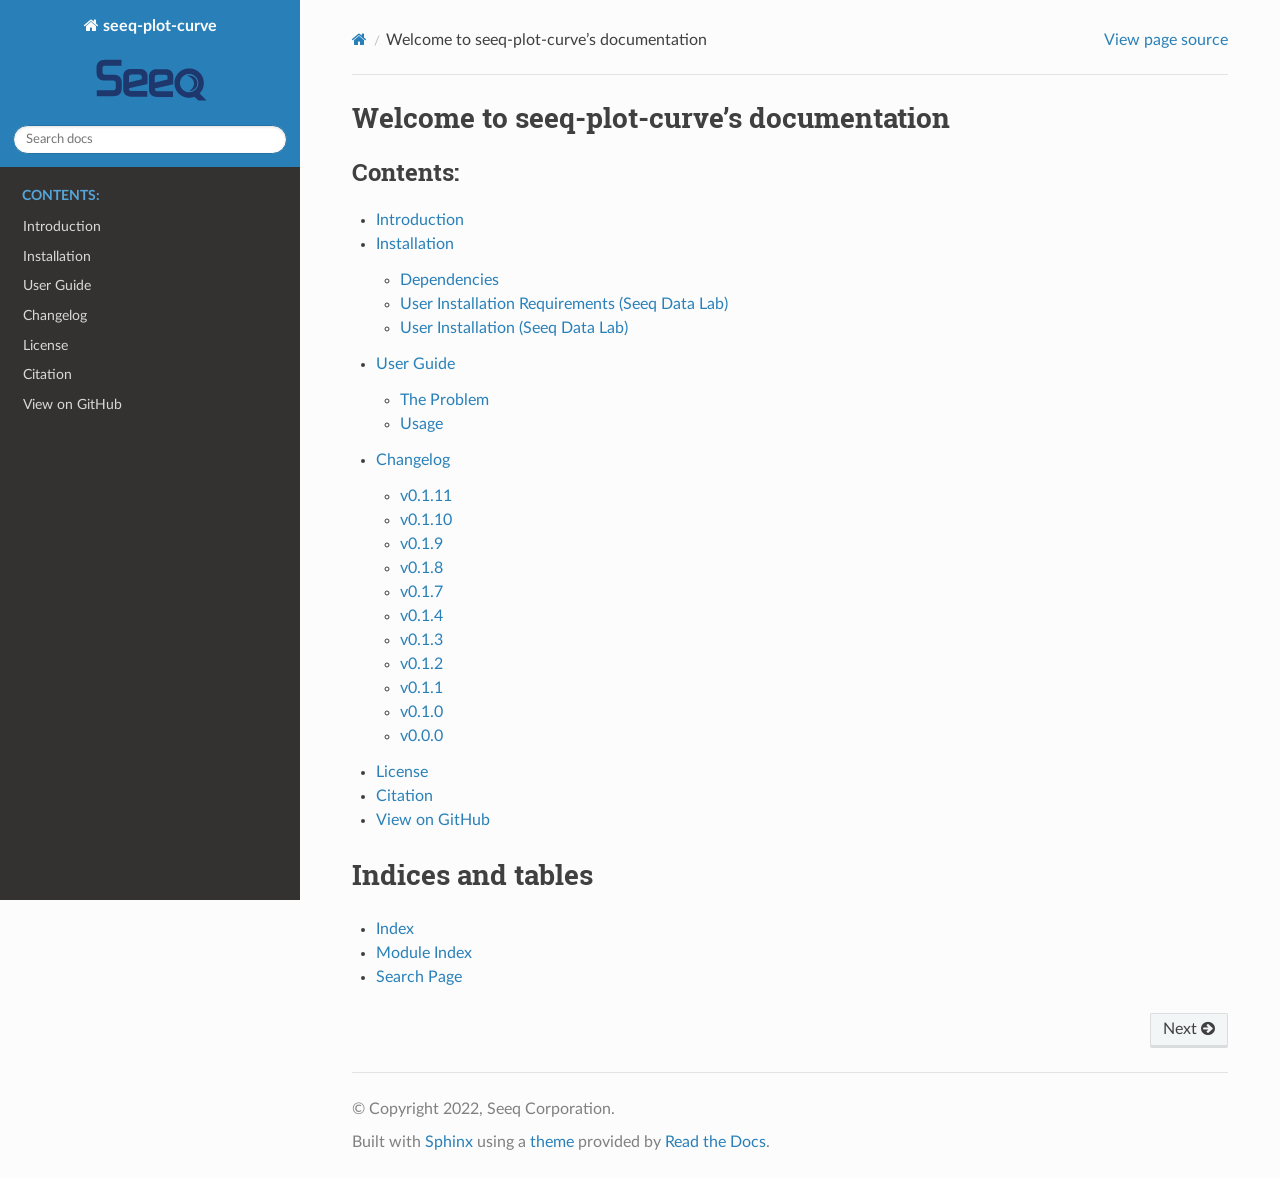
<file: docs/index.html>
<!DOCTYPE html>
<html class="writer-html5" lang="en" data-content_root="./">
<head>
  <meta charset="utf-8" /><meta name="viewport" content="width=device-width, initial-scale=1" />

  <meta name="viewport" content="width=device-width, initial-scale=1.0" />
  <title>Welcome to seeq-plot-curve’s documentation &mdash; seeq-plot-curve</title>
      <link rel="stylesheet" type="text/css" href="_static/pygments.css?v=b86133f3" />
      <link rel="stylesheet" type="text/css" href="_static/css/theme.css?v=9edc463e" />
      <link rel="stylesheet" type="text/css" href="_static/css/style.css?v=e1c91b72" />

  
    <link rel="shortcut icon" href="_static/seeq-favicon.ico"/>
      <script src="_static/jquery.js?v=5d32c60e"></script>
      <script src="_static/_sphinx_javascript_frameworks_compat.js?v=2cd50e6c"></script>
      <script src="_static/documentation_options.js?v=1e825a29"></script>
      <script src="_static/doctools.js?v=fd6eb6e6"></script>
      <script src="_static/sphinx_highlight.js?v=6ffebe34"></script>
    <script src="_static/js/theme.js"></script>
    <link rel="index" title="Index" href="genindex.html" />
    <link rel="search" title="Search" href="search.html" />
    <link rel="next" title="Introduction" href="introduction.html" /> 
</head>

<body class="wy-body-for-nav"> 
  <div class="wy-grid-for-nav">
    <nav data-toggle="wy-nav-shift" class="wy-nav-side">
      <div class="wy-side-scroll">
        <div class="wy-side-nav-search" >

          
          
          <a href="#" class="icon icon-home">
            seeq-plot-curve
              <img src="_static/Seeq_logo_darkBlue_sm.png" class="logo" alt="Logo"/>
          </a>
<div role="search">
  <form id="rtd-search-form" class="wy-form" action="search.html" method="get">
    <input type="text" name="q" placeholder="Search docs" aria-label="Search docs" />
    <input type="hidden" name="check_keywords" value="yes" />
    <input type="hidden" name="area" value="default" />
  </form>
</div>
        </div><div class="wy-menu wy-menu-vertical" data-spy="affix" role="navigation" aria-label="Navigation menu">
              <p class="caption" role="heading"><span class="caption-text">Contents:</span></p>
<ul>
<li class="toctree-l1"><a class="reference internal" href="introduction.html">Introduction</a></li>
<li class="toctree-l1"><a class="reference internal" href="installation.html">Installation</a></li>
<li class="toctree-l1"><a class="reference internal" href="user_guide.html">User Guide</a></li>
<li class="toctree-l1"><a class="reference internal" href="changelog.html">Changelog</a></li>
<li class="toctree-l1"><a class="reference internal" href="license.html">License</a></li>
<li class="toctree-l1"><a class="reference internal" href="citation.html">Citation</a></li>
<li class="toctree-l1"><a class="reference internal" href="github.html">View on GitHub</a></li>
</ul>

        </div>
      </div>
    </nav>

    <section data-toggle="wy-nav-shift" class="wy-nav-content-wrap"><nav class="wy-nav-top" aria-label="Mobile navigation menu" >
          <i data-toggle="wy-nav-top" class="fa fa-bars"></i>
          <a href="#">seeq-plot-curve</a>
      </nav>

      <div class="wy-nav-content">
        <div class="rst-content">
          <div role="navigation" aria-label="Page navigation">
  <ul class="wy-breadcrumbs">
      <li><a href="#" class="icon icon-home" aria-label="Home"></a></li>
      <li class="breadcrumb-item active">Welcome to seeq-plot-curve’s documentation</li>
      <li class="wy-breadcrumbs-aside">
            <a href="_sources/index.rst.txt" rel="nofollow"> View page source</a>
      </li>
  </ul>
  <hr/>
</div>
          <div role="main" class="document" itemscope="itemscope" itemtype="http://schema.org/Article">
           <div itemprop="articleBody">
             
  <section id="welcome-to-seeq-plot-curve-s-documentation">
<h1>Welcome to seeq-plot-curve’s documentation<a class="headerlink" href="#welcome-to-seeq-plot-curve-s-documentation" title="Link to this heading"></a></h1>
<div class="toctree-wrapper compound">
<p class="caption" role="heading"><span class="caption-text">Contents:</span></p>
<ul>
<li class="toctree-l1"><a class="reference internal" href="introduction.html">Introduction</a></li>
<li class="toctree-l1"><a class="reference internal" href="installation.html">Installation</a><ul>
<li class="toctree-l2"><a class="reference internal" href="installation.html#dependencies">Dependencies</a></li>
<li class="toctree-l2"><a class="reference internal" href="installation.html#user-installation-requirements-seeq-data-lab">User Installation Requirements (Seeq Data Lab)</a></li>
<li class="toctree-l2"><a class="reference internal" href="installation.html#user-installation-seeq-data-lab">User Installation (Seeq Data Lab)</a></li>
</ul>
</li>
<li class="toctree-l1"><a class="reference internal" href="user_guide.html">User Guide</a><ul>
<li class="toctree-l2"><a class="reference internal" href="user_guide.html#the-problem">The Problem</a></li>
<li class="toctree-l2"><a class="reference internal" href="user_guide.html#usage">Usage</a></li>
</ul>
</li>
<li class="toctree-l1"><a class="reference internal" href="changelog.html">Changelog</a><ul>
<li class="toctree-l2"><a class="reference internal" href="changelog.html#v0-1-11">v0.1.11</a></li>
<li class="toctree-l2"><a class="reference internal" href="changelog.html#v0-1-10">v0.1.10</a></li>
<li class="toctree-l2"><a class="reference internal" href="changelog.html#v0-1-9">v0.1.9</a></li>
<li class="toctree-l2"><a class="reference internal" href="changelog.html#v0-1-8">v0.1.8</a></li>
<li class="toctree-l2"><a class="reference internal" href="changelog.html#v0-1-7">v0.1.7</a></li>
<li class="toctree-l2"><a class="reference internal" href="changelog.html#v0-1-4">v0.1.4</a></li>
<li class="toctree-l2"><a class="reference internal" href="changelog.html#v0-1-3">v0.1.3</a></li>
<li class="toctree-l2"><a class="reference internal" href="changelog.html#v0-1-2">v0.1.2</a></li>
<li class="toctree-l2"><a class="reference internal" href="changelog.html#v0-1-1">v0.1.1</a></li>
<li class="toctree-l2"><a class="reference internal" href="changelog.html#v0-1-0">v0.1.0</a></li>
<li class="toctree-l2"><a class="reference internal" href="changelog.html#v0-0-0">v0.0.0</a></li>
</ul>
</li>
<li class="toctree-l1"><a class="reference internal" href="license.html">License</a></li>
<li class="toctree-l1"><a class="reference internal" href="citation.html">Citation</a></li>
<li class="toctree-l1"><a class="reference internal" href="github.html">View on GitHub</a></li>
</ul>
</div>
</section>
<section id="indices-and-tables">
<h1>Indices and tables<a class="headerlink" href="#indices-and-tables" title="Link to this heading"></a></h1>
<ul class="simple">
<li><p><a class="reference internal" href="genindex.html"><span class="std std-ref">Index</span></a></p></li>
<li><p><a class="reference internal" href="py-modindex.html"><span class="std std-ref">Module Index</span></a></p></li>
<li><p><a class="reference internal" href="search.html"><span class="std std-ref">Search Page</span></a></p></li>
</ul>
</section>


           </div>
          </div>
          <footer><div class="rst-footer-buttons" role="navigation" aria-label="Footer">
        <a href="introduction.html" class="btn btn-neutral float-right" title="Introduction" accesskey="n" rel="next">Next <span class="fa fa-arrow-circle-right" aria-hidden="true"></span></a>
    </div>

  <hr/>

  <div role="contentinfo">
    <p>&#169; Copyright 2022, Seeq Corporation.</p>
  </div>

  Built with <a href="https://www.sphinx-doc.org/">Sphinx</a> using a
    <a href="https://github.com/readthedocs/sphinx_rtd_theme">theme</a>
    provided by <a href="https://readthedocs.org">Read the Docs</a>.
   

</footer>
        </div>
      </div>
    </section>
  </div>
  <script>
      jQuery(function () {
          SphinxRtdTheme.Navigation.enable(true);
      });
  </script> 

</body>
</html>
</file>
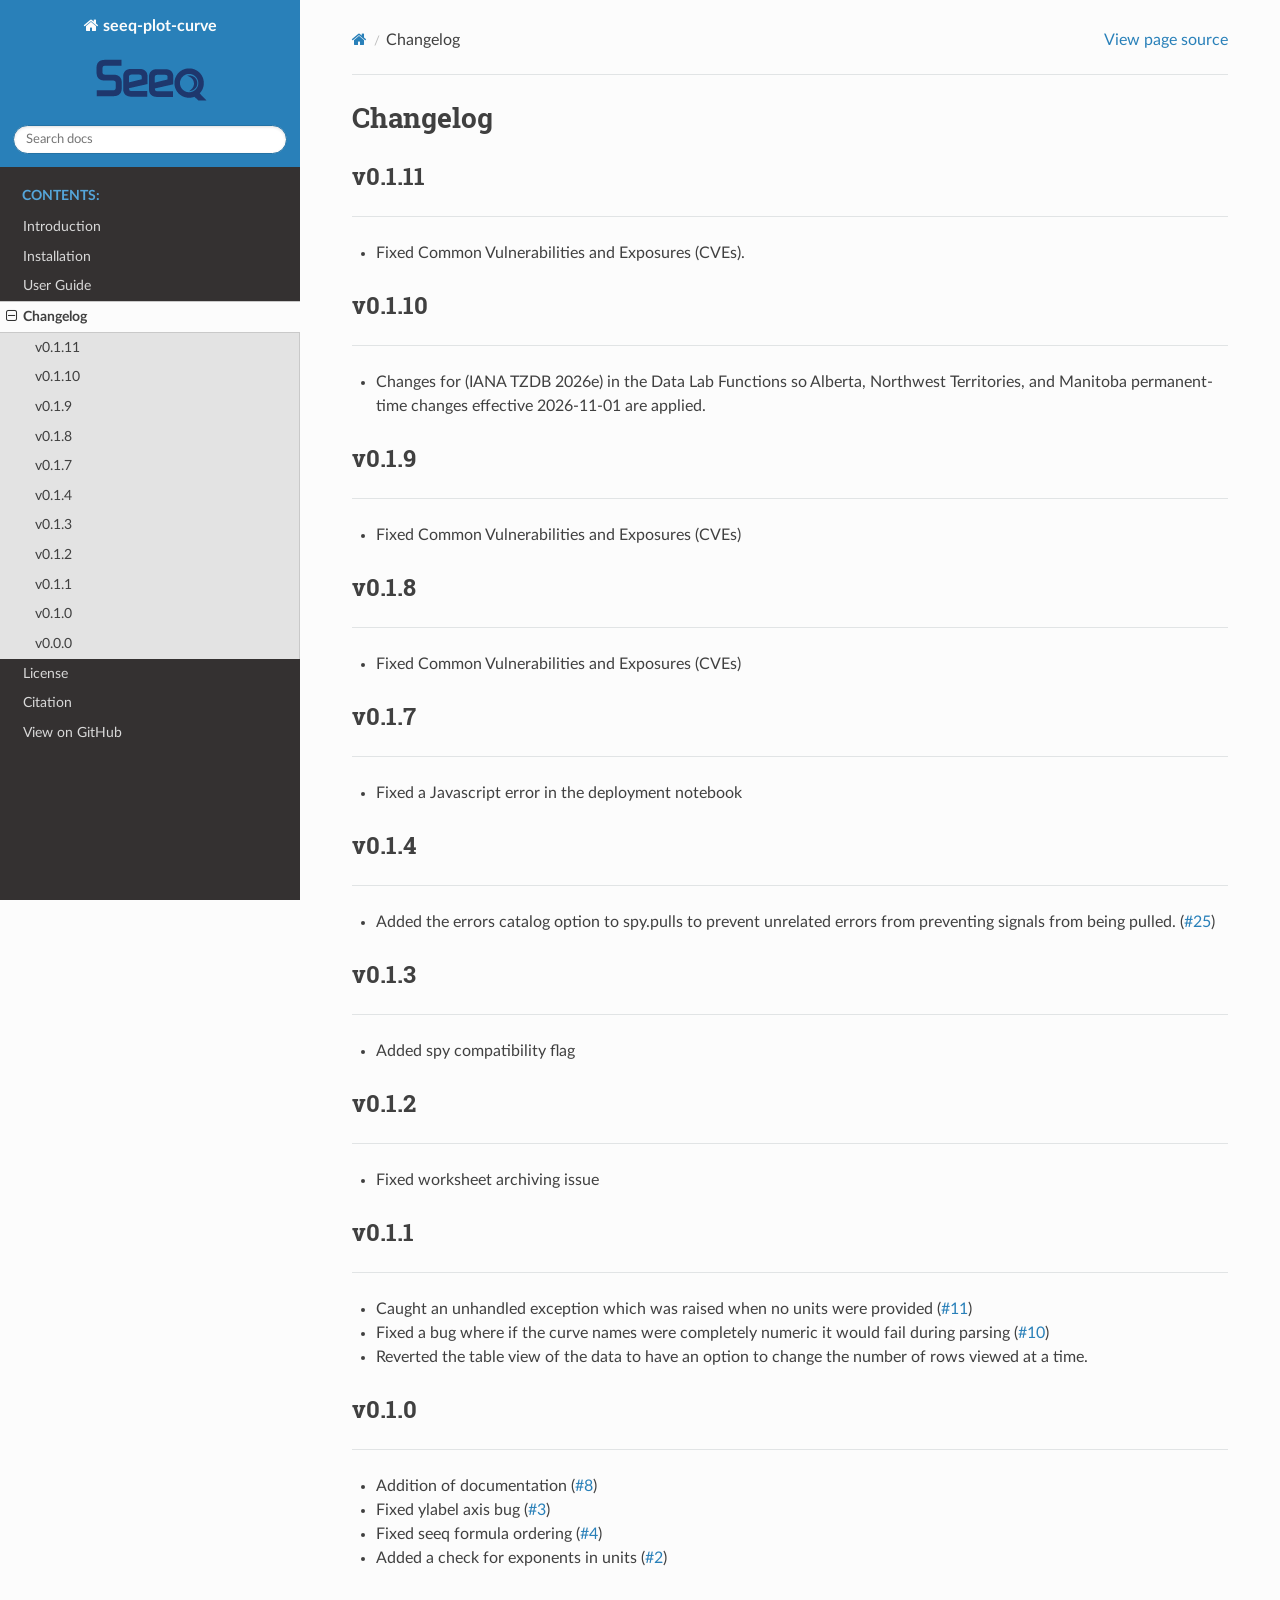
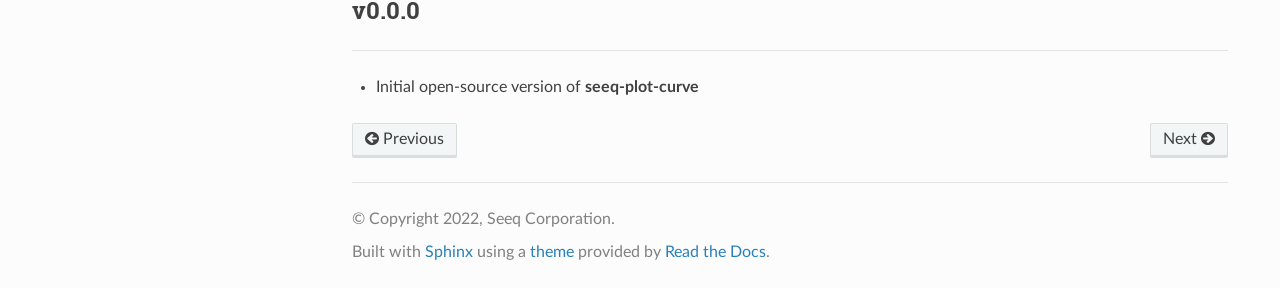
<file: docs/changelog.html>
<!DOCTYPE html>
<html class="writer-html5" lang="en" data-content_root="./">
<head>
  <meta charset="utf-8" /><meta name="viewport" content="width=device-width, initial-scale=1" />

  <meta name="viewport" content="width=device-width, initial-scale=1.0" />
  <title>Changelog &mdash; seeq-plot-curve</title>
      <link rel="stylesheet" type="text/css" href="_static/pygments.css?v=b86133f3" />
      <link rel="stylesheet" type="text/css" href="_static/css/theme.css?v=9edc463e" />
      <link rel="stylesheet" type="text/css" href="_static/css/style.css?v=e1c91b72" />

  
    <link rel="shortcut icon" href="_static/seeq-favicon.ico"/>
      <script src="_static/jquery.js?v=5d32c60e"></script>
      <script src="_static/_sphinx_javascript_frameworks_compat.js?v=2cd50e6c"></script>
      <script src="_static/documentation_options.js?v=1e825a29"></script>
      <script src="_static/doctools.js?v=fd6eb6e6"></script>
      <script src="_static/sphinx_highlight.js?v=6ffebe34"></script>
    <script src="_static/js/theme.js"></script>
    <link rel="index" title="Index" href="genindex.html" />
    <link rel="search" title="Search" href="search.html" />
    <link rel="next" title="License" href="license.html" />
    <link rel="prev" title="User Guide" href="user_guide.html" /> 
</head>

<body class="wy-body-for-nav"> 
  <div class="wy-grid-for-nav">
    <nav data-toggle="wy-nav-shift" class="wy-nav-side">
      <div class="wy-side-scroll">
        <div class="wy-side-nav-search" >

          
          
          <a href="index.html" class="icon icon-home">
            seeq-plot-curve
              <img src="_static/Seeq_logo_darkBlue_sm.png" class="logo" alt="Logo"/>
          </a>
<div role="search">
  <form id="rtd-search-form" class="wy-form" action="search.html" method="get">
    <input type="text" name="q" placeholder="Search docs" aria-label="Search docs" />
    <input type="hidden" name="check_keywords" value="yes" />
    <input type="hidden" name="area" value="default" />
  </form>
</div>
        </div><div class="wy-menu wy-menu-vertical" data-spy="affix" role="navigation" aria-label="Navigation menu">
              <p class="caption" role="heading"><span class="caption-text">Contents:</span></p>
<ul class="current">
<li class="toctree-l1"><a class="reference internal" href="introduction.html">Introduction</a></li>
<li class="toctree-l1"><a class="reference internal" href="installation.html">Installation</a></li>
<li class="toctree-l1"><a class="reference internal" href="user_guide.html">User Guide</a></li>
<li class="toctree-l1 current"><a class="current reference internal" href="#">Changelog</a><ul>
<li class="toctree-l2"><a class="reference internal" href="#v0-1-11">v0.1.11</a></li>
<li class="toctree-l2"><a class="reference internal" href="#v0-1-10">v0.1.10</a></li>
<li class="toctree-l2"><a class="reference internal" href="#v0-1-9">v0.1.9</a></li>
<li class="toctree-l2"><a class="reference internal" href="#v0-1-8">v0.1.8</a></li>
<li class="toctree-l2"><a class="reference internal" href="#v0-1-7">v0.1.7</a></li>
<li class="toctree-l2"><a class="reference internal" href="#v0-1-4">v0.1.4</a></li>
<li class="toctree-l2"><a class="reference internal" href="#v0-1-3">v0.1.3</a></li>
<li class="toctree-l2"><a class="reference internal" href="#v0-1-2">v0.1.2</a></li>
<li class="toctree-l2"><a class="reference internal" href="#v0-1-1">v0.1.1</a></li>
<li class="toctree-l2"><a class="reference internal" href="#v0-1-0">v0.1.0</a></li>
<li class="toctree-l2"><a class="reference internal" href="#v0-0-0">v0.0.0</a></li>
</ul>
</li>
<li class="toctree-l1"><a class="reference internal" href="license.html">License</a></li>
<li class="toctree-l1"><a class="reference internal" href="citation.html">Citation</a></li>
<li class="toctree-l1"><a class="reference internal" href="github.html">View on GitHub</a></li>
</ul>

        </div>
      </div>
    </nav>

    <section data-toggle="wy-nav-shift" class="wy-nav-content-wrap"><nav class="wy-nav-top" aria-label="Mobile navigation menu" >
          <i data-toggle="wy-nav-top" class="fa fa-bars"></i>
          <a href="index.html">seeq-plot-curve</a>
      </nav>

      <div class="wy-nav-content">
        <div class="rst-content">
          <div role="navigation" aria-label="Page navigation">
  <ul class="wy-breadcrumbs">
      <li><a href="index.html" class="icon icon-home" aria-label="Home"></a></li>
      <li class="breadcrumb-item active">Changelog</li>
      <li class="wy-breadcrumbs-aside">
            <a href="_sources/changelog.md.txt" rel="nofollow"> View page source</a>
      </li>
  </ul>
  <hr/>
</div>
          <div role="main" class="document" itemscope="itemscope" itemtype="http://schema.org/Article">
           <div itemprop="articleBody">
             
  <section id="changelog">
<h1>Changelog<a class="headerlink" href="#changelog" title="Link to this heading"></a></h1>
<section id="v0-1-11">
<h2>v0.1.11<a class="headerlink" href="#v0-1-11" title="Link to this heading"></a></h2>
<hr class="docutils" />
<ul class="simple">
<li><p>Fixed Common Vulnerabilities and Exposures (CVEs).</p></li>
</ul>
</section>
<section id="v0-1-10">
<h2>v0.1.10<a class="headerlink" href="#v0-1-10" title="Link to this heading"></a></h2>
<hr class="docutils" />
<ul class="simple">
<li><p>Changes for (IANA TZDB 2026e) in the Data Lab Functions so Alberta, Northwest Territories, and Manitoba
permanent-time changes effective 2026-11-01 are applied.</p></li>
</ul>
</section>
<section id="v0-1-9">
<h2>v0.1.9<a class="headerlink" href="#v0-1-9" title="Link to this heading"></a></h2>
<hr class="docutils" />
<ul class="simple">
<li><p>Fixed Common Vulnerabilities and Exposures (CVEs)</p></li>
</ul>
</section>
<section id="v0-1-8">
<h2>v0.1.8<a class="headerlink" href="#v0-1-8" title="Link to this heading"></a></h2>
<hr class="docutils" />
<ul class="simple">
<li><p>Fixed Common Vulnerabilities and Exposures (CVEs)</p></li>
</ul>
</section>
<section id="v0-1-7">
<h2>v0.1.7<a class="headerlink" href="#v0-1-7" title="Link to this heading"></a></h2>
<hr class="docutils" />
<ul class="simple">
<li><p>Fixed a Javascript error in the deployment notebook</p></li>
</ul>
</section>
<section id="v0-1-4">
<h2>v0.1.4<a class="headerlink" href="#v0-1-4" title="Link to this heading"></a></h2>
<hr class="docutils" />
<ul class="simple">
<li><p>Added the errors catalog option to spy.pulls to prevent unrelated errors from preventing signals from being pulled. (<a class="reference external" href="https://github.com/seeq12/seeq-plot-curve/issues/25">#25</a>)</p></li>
</ul>
</section>
<section id="v0-1-3">
<h2>v0.1.3<a class="headerlink" href="#v0-1-3" title="Link to this heading"></a></h2>
<hr class="docutils" />
<ul class="simple">
<li><p>Added spy compatibility flag</p></li>
</ul>
</section>
<section id="v0-1-2">
<h2>v0.1.2<a class="headerlink" href="#v0-1-2" title="Link to this heading"></a></h2>
<hr class="docutils" />
<ul class="simple">
<li><p>Fixed worksheet archiving issue</p></li>
</ul>
</section>
<section id="v0-1-1">
<h2>v0.1.1<a class="headerlink" href="#v0-1-1" title="Link to this heading"></a></h2>
<hr class="docutils" />
<ul class="simple">
<li><p>Caught an unhandled exception which was raised when no units were provided (<a class="reference external" href="https://github.com/seeq12/seeq-plot-curve/issues/11">#11</a>)</p></li>
<li><p>Fixed a bug where if the curve names were completely numeric it would fail during parsing (<a class="reference external" href="https://github.com/seeq12/seeq-plot-curve/issues/10">#10</a>)</p></li>
<li><p>Reverted the table view of the data to have an option to change the number of rows viewed at a time.</p></li>
</ul>
</section>
<section id="v0-1-0">
<h2>v0.1.0<a class="headerlink" href="#v0-1-0" title="Link to this heading"></a></h2>
<hr class="docutils" />
<ul class="simple">
<li><p>Addition of documentation (<a class="reference external" href="https://github.com/seeq12/seeq-plot-curve/issues/8">#8</a>)</p></li>
<li><p>Fixed ylabel axis bug (<a class="reference external" href="https://github.com/seeq12/seeq-plot-curve/issues/3">#3</a>)</p></li>
<li><p>Fixed seeq formula ordering (<a class="reference external" href="https://github.com/seeq12/seeq-plot-curve/issues/4">#4</a>)</p></li>
<li><p>Added a check for exponents in units (<a class="reference external" href="https://github.com/seeq12/seeq-plot-curve/issues/2">#2</a>)</p></li>
</ul>
</section>
<section id="v0-0-0">
<h2>v0.0.0<a class="headerlink" href="#v0-0-0" title="Link to this heading"></a></h2>
<hr class="docutils" />
<ul class="simple">
<li><p>Initial open-source version of <strong>seeq-plot-curve</strong></p></li>
</ul>
</section>
</section>


           </div>
          </div>
          <footer><div class="rst-footer-buttons" role="navigation" aria-label="Footer">
        <a href="user_guide.html" class="btn btn-neutral float-left" title="User Guide" accesskey="p" rel="prev"><span class="fa fa-arrow-circle-left" aria-hidden="true"></span> Previous</a>
        <a href="license.html" class="btn btn-neutral float-right" title="License" accesskey="n" rel="next">Next <span class="fa fa-arrow-circle-right" aria-hidden="true"></span></a>
    </div>

  <hr/>

  <div role="contentinfo">
    <p>&#169; Copyright 2022, Seeq Corporation.</p>
  </div>

  Built with <a href="https://www.sphinx-doc.org/">Sphinx</a> using a
    <a href="https://github.com/readthedocs/sphinx_rtd_theme">theme</a>
    provided by <a href="https://readthedocs.org">Read the Docs</a>.
   

</footer>
        </div>
      </div>
    </section>
  </div>
  <script>
      jQuery(function () {
          SphinxRtdTheme.Navigation.enable(true);
      });
  </script> 

</body>
</html>
</file>
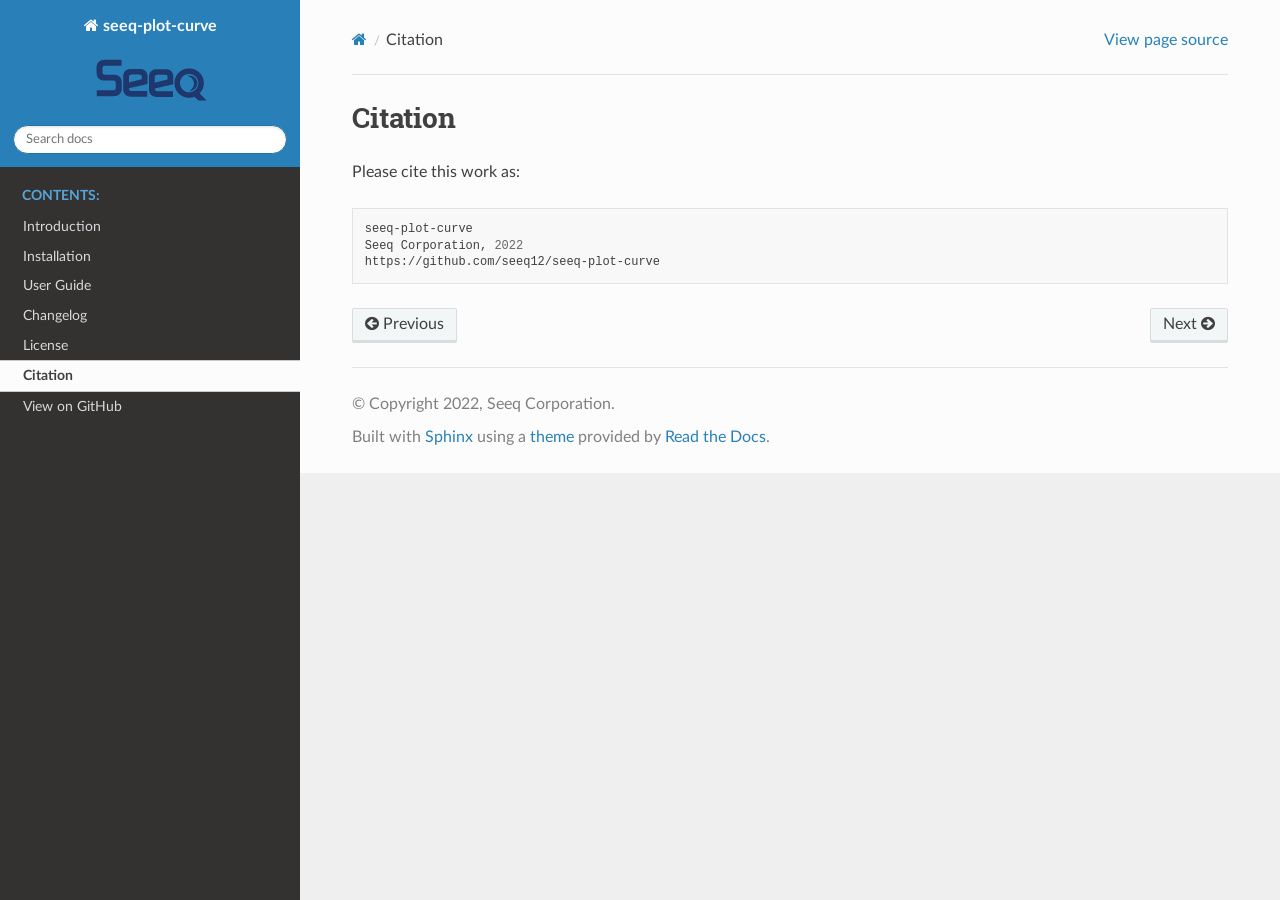
<file: docs/citation.html>
<!DOCTYPE html>
<html class="writer-html5" lang="en" data-content_root="./">
<head>
  <meta charset="utf-8" /><meta name="viewport" content="width=device-width, initial-scale=1" />

  <meta name="viewport" content="width=device-width, initial-scale=1.0" />
  <title>Citation &mdash; seeq-plot-curve</title>
      <link rel="stylesheet" type="text/css" href="_static/pygments.css?v=b86133f3" />
      <link rel="stylesheet" type="text/css" href="_static/css/theme.css?v=9edc463e" />
      <link rel="stylesheet" type="text/css" href="_static/css/style.css?v=e1c91b72" />

  
    <link rel="shortcut icon" href="_static/seeq-favicon.ico"/>
      <script src="_static/jquery.js?v=5d32c60e"></script>
      <script src="_static/_sphinx_javascript_frameworks_compat.js?v=2cd50e6c"></script>
      <script src="_static/documentation_options.js?v=1e825a29"></script>
      <script src="_static/doctools.js?v=fd6eb6e6"></script>
      <script src="_static/sphinx_highlight.js?v=6ffebe34"></script>
    <script src="_static/js/theme.js"></script>
    <link rel="index" title="Index" href="genindex.html" />
    <link rel="search" title="Search" href="search.html" />
    <link rel="next" title="View on GitHub" href="github.html" />
    <link rel="prev" title="License" href="license.html" /> 
</head>

<body class="wy-body-for-nav"> 
  <div class="wy-grid-for-nav">
    <nav data-toggle="wy-nav-shift" class="wy-nav-side">
      <div class="wy-side-scroll">
        <div class="wy-side-nav-search" >

          
          
          <a href="index.html" class="icon icon-home">
            seeq-plot-curve
              <img src="_static/Seeq_logo_darkBlue_sm.png" class="logo" alt="Logo"/>
          </a>
<div role="search">
  <form id="rtd-search-form" class="wy-form" action="search.html" method="get">
    <input type="text" name="q" placeholder="Search docs" aria-label="Search docs" />
    <input type="hidden" name="check_keywords" value="yes" />
    <input type="hidden" name="area" value="default" />
  </form>
</div>
        </div><div class="wy-menu wy-menu-vertical" data-spy="affix" role="navigation" aria-label="Navigation menu">
              <p class="caption" role="heading"><span class="caption-text">Contents:</span></p>
<ul class="current">
<li class="toctree-l1"><a class="reference internal" href="introduction.html">Introduction</a></li>
<li class="toctree-l1"><a class="reference internal" href="installation.html">Installation</a></li>
<li class="toctree-l1"><a class="reference internal" href="user_guide.html">User Guide</a></li>
<li class="toctree-l1"><a class="reference internal" href="changelog.html">Changelog</a></li>
<li class="toctree-l1"><a class="reference internal" href="license.html">License</a></li>
<li class="toctree-l1 current"><a class="current reference internal" href="#">Citation</a></li>
<li class="toctree-l1"><a class="reference internal" href="github.html">View on GitHub</a></li>
</ul>

        </div>
      </div>
    </nav>

    <section data-toggle="wy-nav-shift" class="wy-nav-content-wrap"><nav class="wy-nav-top" aria-label="Mobile navigation menu" >
          <i data-toggle="wy-nav-top" class="fa fa-bars"></i>
          <a href="index.html">seeq-plot-curve</a>
      </nav>

      <div class="wy-nav-content">
        <div class="rst-content">
          <div role="navigation" aria-label="Page navigation">
  <ul class="wy-breadcrumbs">
      <li><a href="index.html" class="icon icon-home" aria-label="Home"></a></li>
      <li class="breadcrumb-item active">Citation</li>
      <li class="wy-breadcrumbs-aside">
            <a href="_sources/citation.md.txt" rel="nofollow"> View page source</a>
      </li>
  </ul>
  <hr/>
</div>
          <div role="main" class="document" itemscope="itemscope" itemtype="http://schema.org/Article">
           <div itemprop="articleBody">
             
  <section id="citation">
<h1>Citation<a class="headerlink" href="#citation" title="Link to this heading"></a></h1>
<p>Please cite this work as:</p>
<div class="highlight-shell notranslate"><div class="highlight"><pre><span></span>seeq-plot-curve
Seeq<span class="w"> </span>Corporation,<span class="w"> </span><span class="m">2022</span>
https://github.com/seeq12/seeq-plot-curve
</pre></div>
</div>
</section>


           </div>
          </div>
          <footer><div class="rst-footer-buttons" role="navigation" aria-label="Footer">
        <a href="license.html" class="btn btn-neutral float-left" title="License" accesskey="p" rel="prev"><span class="fa fa-arrow-circle-left" aria-hidden="true"></span> Previous</a>
        <a href="github.html" class="btn btn-neutral float-right" title="View on GitHub" accesskey="n" rel="next">Next <span class="fa fa-arrow-circle-right" aria-hidden="true"></span></a>
    </div>

  <hr/>

  <div role="contentinfo">
    <p>&#169; Copyright 2022, Seeq Corporation.</p>
  </div>

  Built with <a href="https://www.sphinx-doc.org/">Sphinx</a> using a
    <a href="https://github.com/readthedocs/sphinx_rtd_theme">theme</a>
    provided by <a href="https://readthedocs.org">Read the Docs</a>.
   

</footer>
        </div>
      </div>
    </section>
  </div>
  <script>
      jQuery(function () {
          SphinxRtdTheme.Navigation.enable(true);
      });
  </script> 

</body>
</html>
</file>
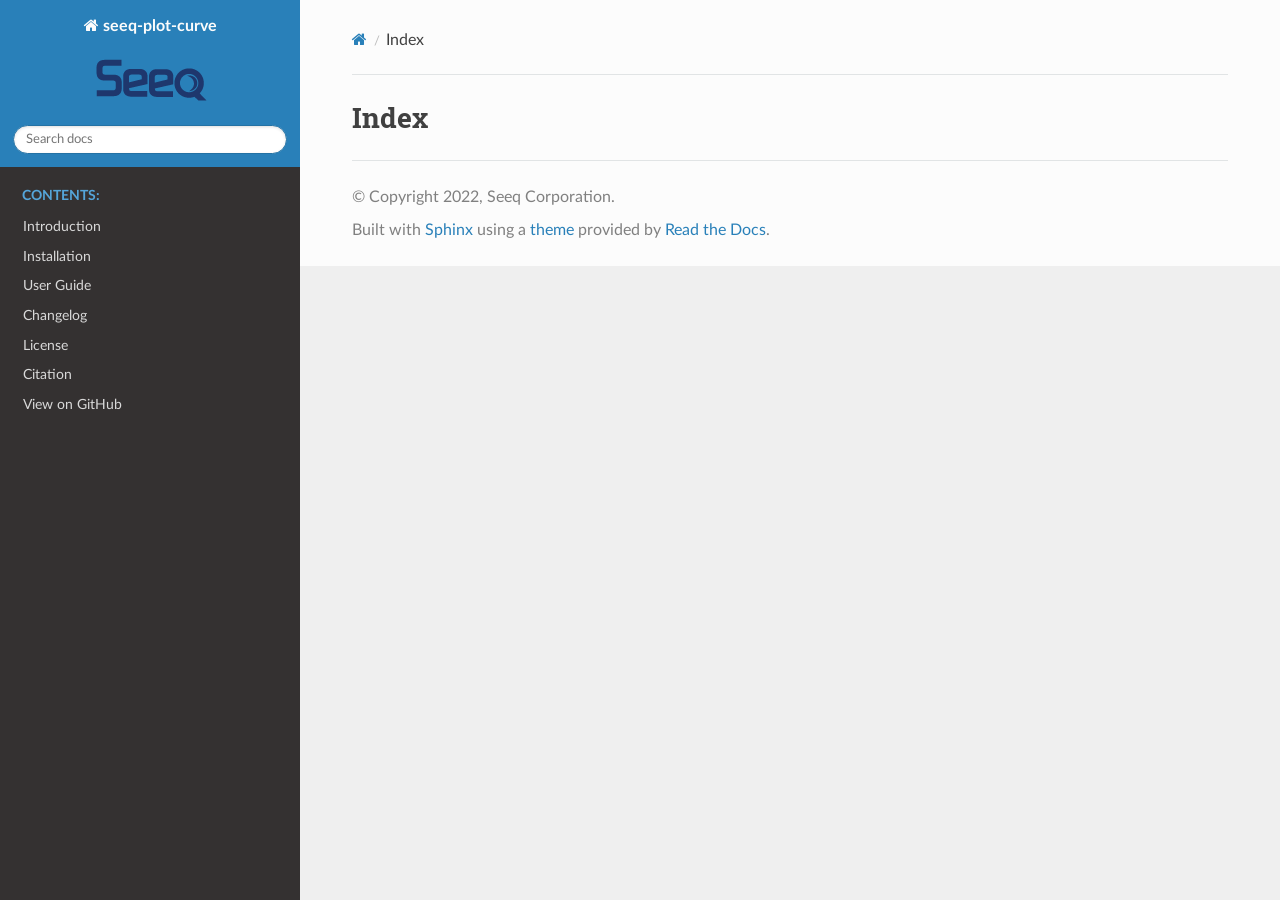
<file: docs/genindex.html>
<!DOCTYPE html>
<html class="writer-html5" lang="en" data-content_root="./">
<head>
  <meta charset="utf-8" />
  <meta name="viewport" content="width=device-width, initial-scale=1.0" />
  <title>Index &mdash; seeq-plot-curve</title>
      <link rel="stylesheet" type="text/css" href="_static/pygments.css?v=b86133f3" />
      <link rel="stylesheet" type="text/css" href="_static/css/theme.css?v=9edc463e" />
      <link rel="stylesheet" type="text/css" href="_static/css/style.css?v=e1c91b72" />

  
    <link rel="shortcut icon" href="_static/seeq-favicon.ico"/>
      <script src="_static/jquery.js?v=5d32c60e"></script>
      <script src="_static/_sphinx_javascript_frameworks_compat.js?v=2cd50e6c"></script>
      <script src="_static/documentation_options.js?v=1e825a29"></script>
      <script src="_static/doctools.js?v=fd6eb6e6"></script>
      <script src="_static/sphinx_highlight.js?v=6ffebe34"></script>
    <script src="_static/js/theme.js"></script>
    <link rel="index" title="Index" href="#" />
    <link rel="search" title="Search" href="search.html" /> 
</head>

<body class="wy-body-for-nav"> 
  <div class="wy-grid-for-nav">
    <nav data-toggle="wy-nav-shift" class="wy-nav-side">
      <div class="wy-side-scroll">
        <div class="wy-side-nav-search" >

          
          
          <a href="index.html" class="icon icon-home">
            seeq-plot-curve
              <img src="_static/Seeq_logo_darkBlue_sm.png" class="logo" alt="Logo"/>
          </a>
<div role="search">
  <form id="rtd-search-form" class="wy-form" action="search.html" method="get">
    <input type="text" name="q" placeholder="Search docs" aria-label="Search docs" />
    <input type="hidden" name="check_keywords" value="yes" />
    <input type="hidden" name="area" value="default" />
  </form>
</div>
        </div><div class="wy-menu wy-menu-vertical" data-spy="affix" role="navigation" aria-label="Navigation menu">
              <p class="caption" role="heading"><span class="caption-text">Contents:</span></p>
<ul>
<li class="toctree-l1"><a class="reference internal" href="introduction.html">Introduction</a></li>
<li class="toctree-l1"><a class="reference internal" href="installation.html">Installation</a></li>
<li class="toctree-l1"><a class="reference internal" href="user_guide.html">User Guide</a></li>
<li class="toctree-l1"><a class="reference internal" href="changelog.html">Changelog</a></li>
<li class="toctree-l1"><a class="reference internal" href="license.html">License</a></li>
<li class="toctree-l1"><a class="reference internal" href="citation.html">Citation</a></li>
<li class="toctree-l1"><a class="reference internal" href="github.html">View on GitHub</a></li>
</ul>

        </div>
      </div>
    </nav>

    <section data-toggle="wy-nav-shift" class="wy-nav-content-wrap"><nav class="wy-nav-top" aria-label="Mobile navigation menu" >
          <i data-toggle="wy-nav-top" class="fa fa-bars"></i>
          <a href="index.html">seeq-plot-curve</a>
      </nav>

      <div class="wy-nav-content">
        <div class="rst-content">
          <div role="navigation" aria-label="Page navigation">
  <ul class="wy-breadcrumbs">
      <li><a href="index.html" class="icon icon-home" aria-label="Home"></a></li>
      <li class="breadcrumb-item active">Index</li>
      <li class="wy-breadcrumbs-aside">
      </li>
  </ul>
  <hr/>
</div>
          <div role="main" class="document" itemscope="itemscope" itemtype="http://schema.org/Article">
           <div itemprop="articleBody">
             

<h1 id="index">Index</h1>

<div class="genindex-jumpbox">
 
</div>


           </div>
          </div>
          <footer>

  <hr/>

  <div role="contentinfo">
    <p>&#169; Copyright 2022, Seeq Corporation.</p>
  </div>

  Built with <a href="https://www.sphinx-doc.org/">Sphinx</a> using a
    <a href="https://github.com/readthedocs/sphinx_rtd_theme">theme</a>
    provided by <a href="https://readthedocs.org">Read the Docs</a>.
   

</footer>
        </div>
      </div>
    </section>
  </div>
  <script>
      jQuery(function () {
          SphinxRtdTheme.Navigation.enable(true);
      });
  </script> 

</body>
</html>
</file>
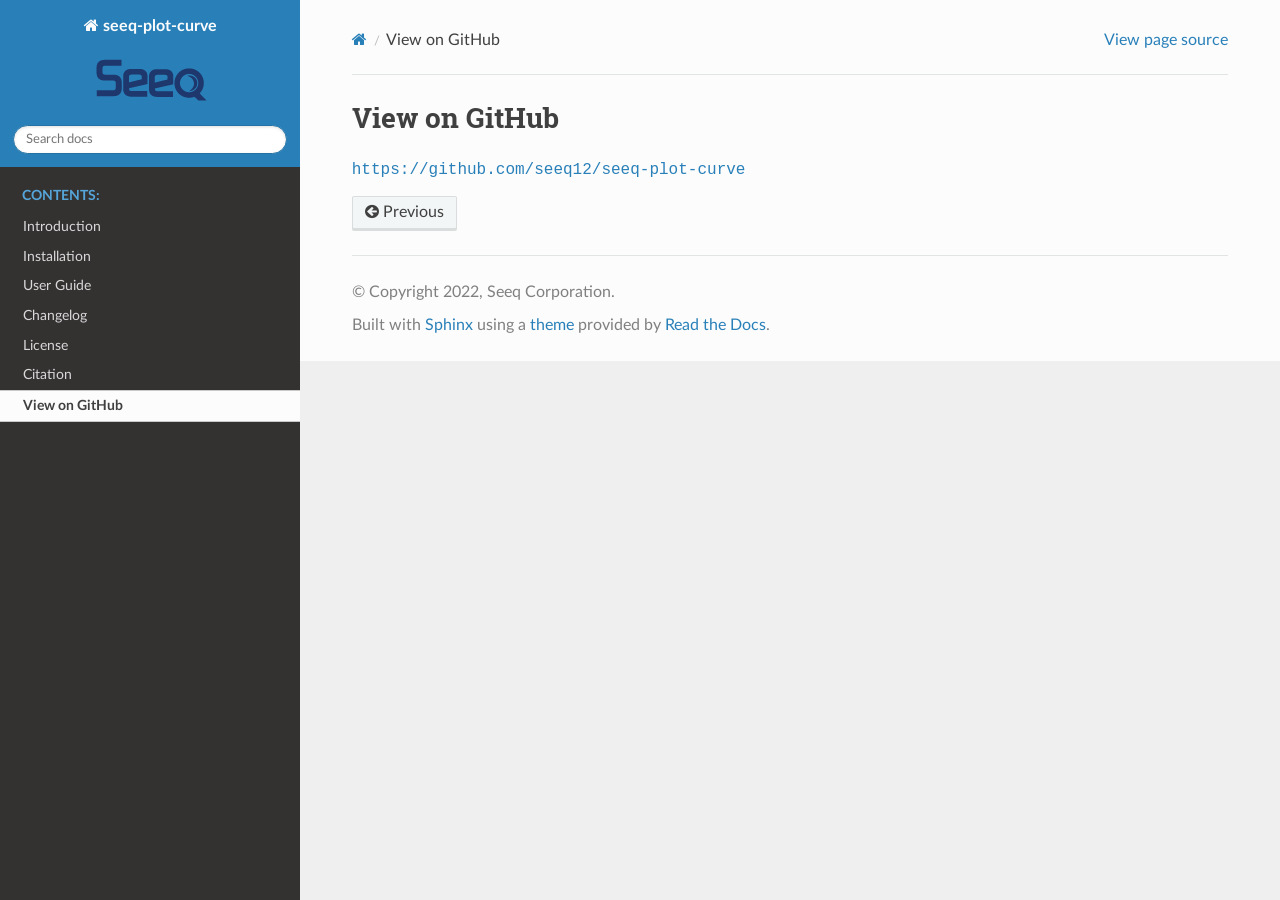
<file: docs/github.html>
<!DOCTYPE html>
<html class="writer-html5" lang="en" data-content_root="./">
<head>
  <meta charset="utf-8" /><meta name="viewport" content="width=device-width, initial-scale=1" />

  <meta name="viewport" content="width=device-width, initial-scale=1.0" />
  <title>View on GitHub &mdash; seeq-plot-curve</title>
      <link rel="stylesheet" type="text/css" href="_static/pygments.css?v=b86133f3" />
      <link rel="stylesheet" type="text/css" href="_static/css/theme.css?v=9edc463e" />
      <link rel="stylesheet" type="text/css" href="_static/css/style.css?v=e1c91b72" />

  
    <link rel="shortcut icon" href="_static/seeq-favicon.ico"/>
      <script src="_static/jquery.js?v=5d32c60e"></script>
      <script src="_static/_sphinx_javascript_frameworks_compat.js?v=2cd50e6c"></script>
      <script src="_static/documentation_options.js?v=1e825a29"></script>
      <script src="_static/doctools.js?v=fd6eb6e6"></script>
      <script src="_static/sphinx_highlight.js?v=6ffebe34"></script>
    <script src="_static/js/theme.js"></script>
    <link rel="index" title="Index" href="genindex.html" />
    <link rel="search" title="Search" href="search.html" />
    <link rel="prev" title="Citation" href="citation.html" /> 
</head>

<body class="wy-body-for-nav"> 
  <div class="wy-grid-for-nav">
    <nav data-toggle="wy-nav-shift" class="wy-nav-side">
      <div class="wy-side-scroll">
        <div class="wy-side-nav-search" >

          
          
          <a href="index.html" class="icon icon-home">
            seeq-plot-curve
              <img src="_static/Seeq_logo_darkBlue_sm.png" class="logo" alt="Logo"/>
          </a>
<div role="search">
  <form id="rtd-search-form" class="wy-form" action="search.html" method="get">
    <input type="text" name="q" placeholder="Search docs" aria-label="Search docs" />
    <input type="hidden" name="check_keywords" value="yes" />
    <input type="hidden" name="area" value="default" />
  </form>
</div>
        </div><div class="wy-menu wy-menu-vertical" data-spy="affix" role="navigation" aria-label="Navigation menu">
              <p class="caption" role="heading"><span class="caption-text">Contents:</span></p>
<ul class="current">
<li class="toctree-l1"><a class="reference internal" href="introduction.html">Introduction</a></li>
<li class="toctree-l1"><a class="reference internal" href="installation.html">Installation</a></li>
<li class="toctree-l1"><a class="reference internal" href="user_guide.html">User Guide</a></li>
<li class="toctree-l1"><a class="reference internal" href="changelog.html">Changelog</a></li>
<li class="toctree-l1"><a class="reference internal" href="license.html">License</a></li>
<li class="toctree-l1"><a class="reference internal" href="citation.html">Citation</a></li>
<li class="toctree-l1 current"><a class="current reference internal" href="#">View on GitHub</a></li>
</ul>

        </div>
      </div>
    </nav>

    <section data-toggle="wy-nav-shift" class="wy-nav-content-wrap"><nav class="wy-nav-top" aria-label="Mobile navigation menu" >
          <i data-toggle="wy-nav-top" class="fa fa-bars"></i>
          <a href="index.html">seeq-plot-curve</a>
      </nav>

      <div class="wy-nav-content">
        <div class="rst-content">
          <div role="navigation" aria-label="Page navigation">
  <ul class="wy-breadcrumbs">
      <li><a href="index.html" class="icon icon-home" aria-label="Home"></a></li>
      <li class="breadcrumb-item active">View on GitHub</li>
      <li class="wy-breadcrumbs-aside">
            <a href="_sources/github.md.txt" rel="nofollow"> View page source</a>
      </li>
  </ul>
  <hr/>
</div>
          <div role="main" class="document" itemscope="itemscope" itemtype="http://schema.org/Article">
           <div itemprop="articleBody">
             
  <section id="view-on-github">
<h1>View on GitHub<a class="headerlink" href="#view-on-github" title="Link to this heading"></a></h1>
<pre>
<a href="https://github.com/seeq12/seeq-plot-curve" target="_blank">https://github.com/seeq12/seeq-plot-curve</a>
</pre></section>


           </div>
          </div>
          <footer><div class="rst-footer-buttons" role="navigation" aria-label="Footer">
        <a href="citation.html" class="btn btn-neutral float-left" title="Citation" accesskey="p" rel="prev"><span class="fa fa-arrow-circle-left" aria-hidden="true"></span> Previous</a>
    </div>

  <hr/>

  <div role="contentinfo">
    <p>&#169; Copyright 2022, Seeq Corporation.</p>
  </div>

  Built with <a href="https://www.sphinx-doc.org/">Sphinx</a> using a
    <a href="https://github.com/readthedocs/sphinx_rtd_theme">theme</a>
    provided by <a href="https://readthedocs.org">Read the Docs</a>.
   

</footer>
        </div>
      </div>
    </section>
  </div>
  <script>
      jQuery(function () {
          SphinxRtdTheme.Navigation.enable(true);
      });
  </script> 

</body>
</html>
</file>
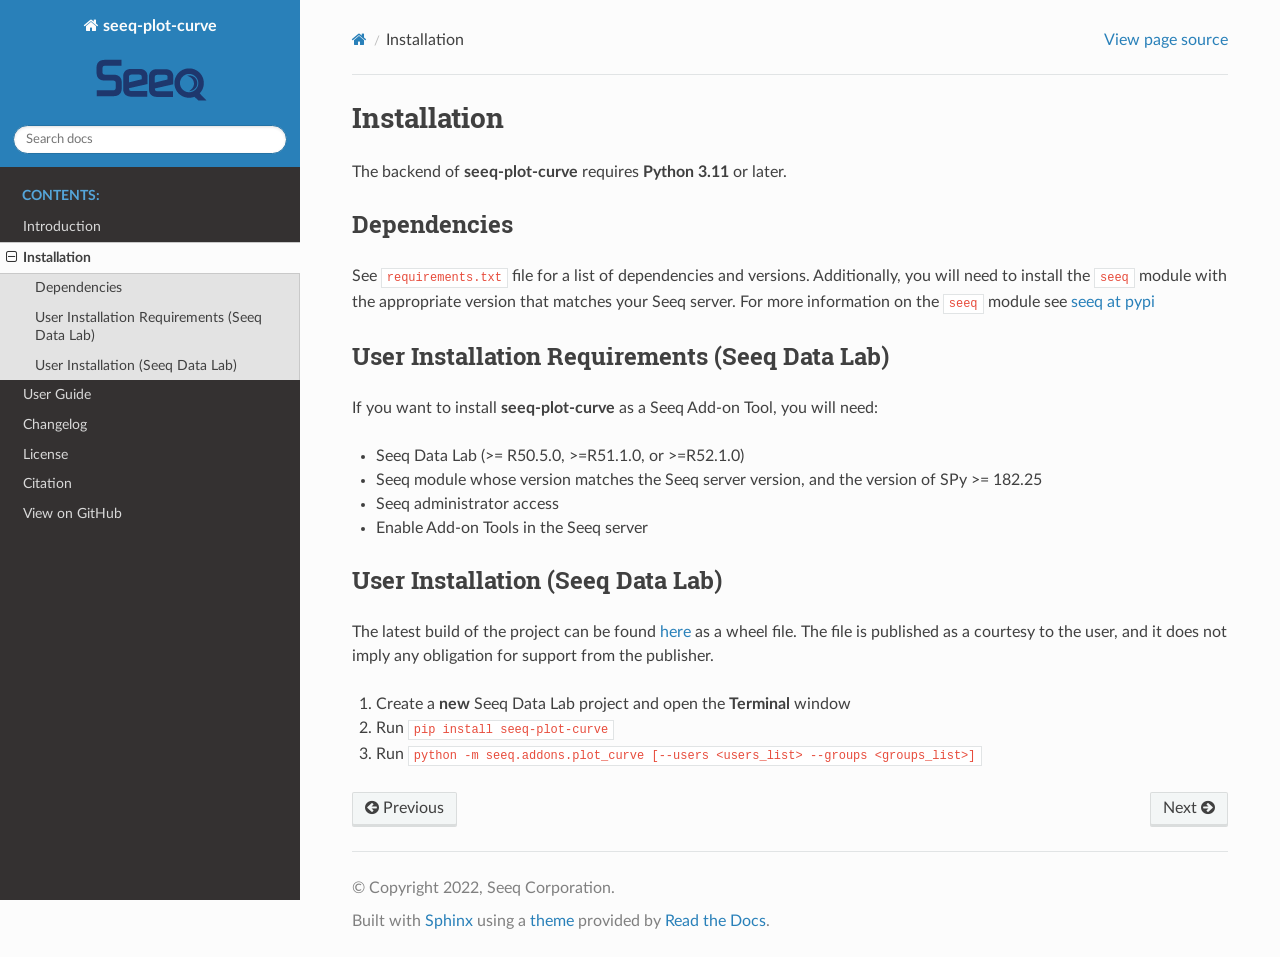
<file: docs/installation.html>
<!DOCTYPE html>
<html class="writer-html5" lang="en" data-content_root="./">
<head>
  <meta charset="utf-8" /><meta name="viewport" content="width=device-width, initial-scale=1" />

  <meta name="viewport" content="width=device-width, initial-scale=1.0" />
  <title>Installation &mdash; seeq-plot-curve</title>
      <link rel="stylesheet" type="text/css" href="_static/pygments.css?v=b86133f3" />
      <link rel="stylesheet" type="text/css" href="_static/css/theme.css?v=9edc463e" />
      <link rel="stylesheet" type="text/css" href="_static/css/style.css?v=e1c91b72" />

  
    <link rel="shortcut icon" href="_static/seeq-favicon.ico"/>
      <script src="_static/jquery.js?v=5d32c60e"></script>
      <script src="_static/_sphinx_javascript_frameworks_compat.js?v=2cd50e6c"></script>
      <script src="_static/documentation_options.js?v=1e825a29"></script>
      <script src="_static/doctools.js?v=fd6eb6e6"></script>
      <script src="_static/sphinx_highlight.js?v=6ffebe34"></script>
    <script src="_static/js/theme.js"></script>
    <link rel="index" title="Index" href="genindex.html" />
    <link rel="search" title="Search" href="search.html" />
    <link rel="next" title="User Guide" href="user_guide.html" />
    <link rel="prev" title="Introduction" href="introduction.html" /> 
</head>

<body class="wy-body-for-nav"> 
  <div class="wy-grid-for-nav">
    <nav data-toggle="wy-nav-shift" class="wy-nav-side">
      <div class="wy-side-scroll">
        <div class="wy-side-nav-search" >

          
          
          <a href="index.html" class="icon icon-home">
            seeq-plot-curve
              <img src="_static/Seeq_logo_darkBlue_sm.png" class="logo" alt="Logo"/>
          </a>
<div role="search">
  <form id="rtd-search-form" class="wy-form" action="search.html" method="get">
    <input type="text" name="q" placeholder="Search docs" aria-label="Search docs" />
    <input type="hidden" name="check_keywords" value="yes" />
    <input type="hidden" name="area" value="default" />
  </form>
</div>
        </div><div class="wy-menu wy-menu-vertical" data-spy="affix" role="navigation" aria-label="Navigation menu">
              <p class="caption" role="heading"><span class="caption-text">Contents:</span></p>
<ul class="current">
<li class="toctree-l1"><a class="reference internal" href="introduction.html">Introduction</a></li>
<li class="toctree-l1 current"><a class="current reference internal" href="#">Installation</a><ul>
<li class="toctree-l2"><a class="reference internal" href="#dependencies">Dependencies</a></li>
<li class="toctree-l2"><a class="reference internal" href="#user-installation-requirements-seeq-data-lab">User Installation Requirements (Seeq Data Lab)</a></li>
<li class="toctree-l2"><a class="reference internal" href="#user-installation-seeq-data-lab">User Installation (Seeq Data Lab)</a></li>
</ul>
</li>
<li class="toctree-l1"><a class="reference internal" href="user_guide.html">User Guide</a></li>
<li class="toctree-l1"><a class="reference internal" href="changelog.html">Changelog</a></li>
<li class="toctree-l1"><a class="reference internal" href="license.html">License</a></li>
<li class="toctree-l1"><a class="reference internal" href="citation.html">Citation</a></li>
<li class="toctree-l1"><a class="reference internal" href="github.html">View on GitHub</a></li>
</ul>

        </div>
      </div>
    </nav>

    <section data-toggle="wy-nav-shift" class="wy-nav-content-wrap"><nav class="wy-nav-top" aria-label="Mobile navigation menu" >
          <i data-toggle="wy-nav-top" class="fa fa-bars"></i>
          <a href="index.html">seeq-plot-curve</a>
      </nav>

      <div class="wy-nav-content">
        <div class="rst-content">
          <div role="navigation" aria-label="Page navigation">
  <ul class="wy-breadcrumbs">
      <li><a href="index.html" class="icon icon-home" aria-label="Home"></a></li>
      <li class="breadcrumb-item active">Installation</li>
      <li class="wy-breadcrumbs-aside">
            <a href="_sources/installation.md.txt" rel="nofollow"> View page source</a>
      </li>
  </ul>
  <hr/>
</div>
          <div role="main" class="document" itemscope="itemscope" itemtype="http://schema.org/Article">
           <div itemprop="articleBody">
             
  <section id="installation">
<h1>Installation<a class="headerlink" href="#installation" title="Link to this heading"></a></h1>
<p>The backend of <strong>seeq-plot-curve</strong> requires <strong>Python 3.11</strong> or later.</p>
<section id="dependencies">
<h2>Dependencies<a class="headerlink" href="#dependencies" title="Link to this heading"></a></h2>
<p>See <a class="reference external" href="https://github.com/seeq12/seeq-plot-curve/tree/main/requirements.txt"><code class="docutils literal notranslate"><span class="pre">requirements.txt</span></code></a> file for a list of
dependencies and versions. Additionally, you will need to install the <code class="docutils literal notranslate"><span class="pre">seeq</span></code> module with the appropriate version that
matches your Seeq server. For more information on the <code class="docutils literal notranslate"><span class="pre">seeq</span></code> module see <a class="reference external" href="https://pypi.org/project/seeq/">seeq at pypi</a></p>
</section>
<section id="user-installation-requirements-seeq-data-lab">
<h2>User Installation Requirements (Seeq Data Lab)<a class="headerlink" href="#user-installation-requirements-seeq-data-lab" title="Link to this heading"></a></h2>
<p>If you want to install <strong>seeq-plot-curve</strong> as a Seeq Add-on Tool, you will need:</p>
<ul class="simple">
<li><p>Seeq Data Lab (&gt;= R50.5.0, &gt;=R51.1.0, or &gt;=R52.1.0)</p></li>
<li><p>Seeq module whose version matches the Seeq server version, and the version of SPy &gt;= 182.25</p></li>
<li><p>Seeq administrator access</p></li>
<li><p>Enable Add-on Tools in the Seeq server</p></li>
</ul>
</section>
<section id="user-installation-seeq-data-lab">
<h2>User Installation (Seeq Data Lab)<a class="headerlink" href="#user-installation-seeq-data-lab" title="Link to this heading"></a></h2>
<p>The latest build of the project can be found <a class="reference external" href="https://pypi.org/project/seeq-plot-curve/">here</a> as a wheel file. The
file is published as a courtesy to the user, and it does not imply any obligation for support from the publisher.</p>
<ol class="arabic simple">
<li><p>Create a <strong>new</strong> Seeq Data Lab project and open the <strong>Terminal</strong> window</p></li>
<li><p>Run <code class="docutils literal notranslate"><span class="pre">pip</span> <span class="pre">install</span> <span class="pre">seeq-plot-curve</span></code></p></li>
<li><p>Run <code class="docutils literal notranslate"><span class="pre">python</span> <span class="pre">-m</span> <span class="pre">seeq.addons.plot_curve</span> <span class="pre">[--users</span> <span class="pre">&lt;users_list&gt;</span> <span class="pre">--groups</span> <span class="pre">&lt;groups_list&gt;]</span></code></p></li>
</ol>
</section>
</section>


           </div>
          </div>
          <footer><div class="rst-footer-buttons" role="navigation" aria-label="Footer">
        <a href="introduction.html" class="btn btn-neutral float-left" title="Introduction" accesskey="p" rel="prev"><span class="fa fa-arrow-circle-left" aria-hidden="true"></span> Previous</a>
        <a href="user_guide.html" class="btn btn-neutral float-right" title="User Guide" accesskey="n" rel="next">Next <span class="fa fa-arrow-circle-right" aria-hidden="true"></span></a>
    </div>

  <hr/>

  <div role="contentinfo">
    <p>&#169; Copyright 2022, Seeq Corporation.</p>
  </div>

  Built with <a href="https://www.sphinx-doc.org/">Sphinx</a> using a
    <a href="https://github.com/readthedocs/sphinx_rtd_theme">theme</a>
    provided by <a href="https://readthedocs.org">Read the Docs</a>.
   

</footer>
        </div>
      </div>
    </section>
  </div>
  <script>
      jQuery(function () {
          SphinxRtdTheme.Navigation.enable(true);
      });
  </script> 

</body>
</html>
</file>
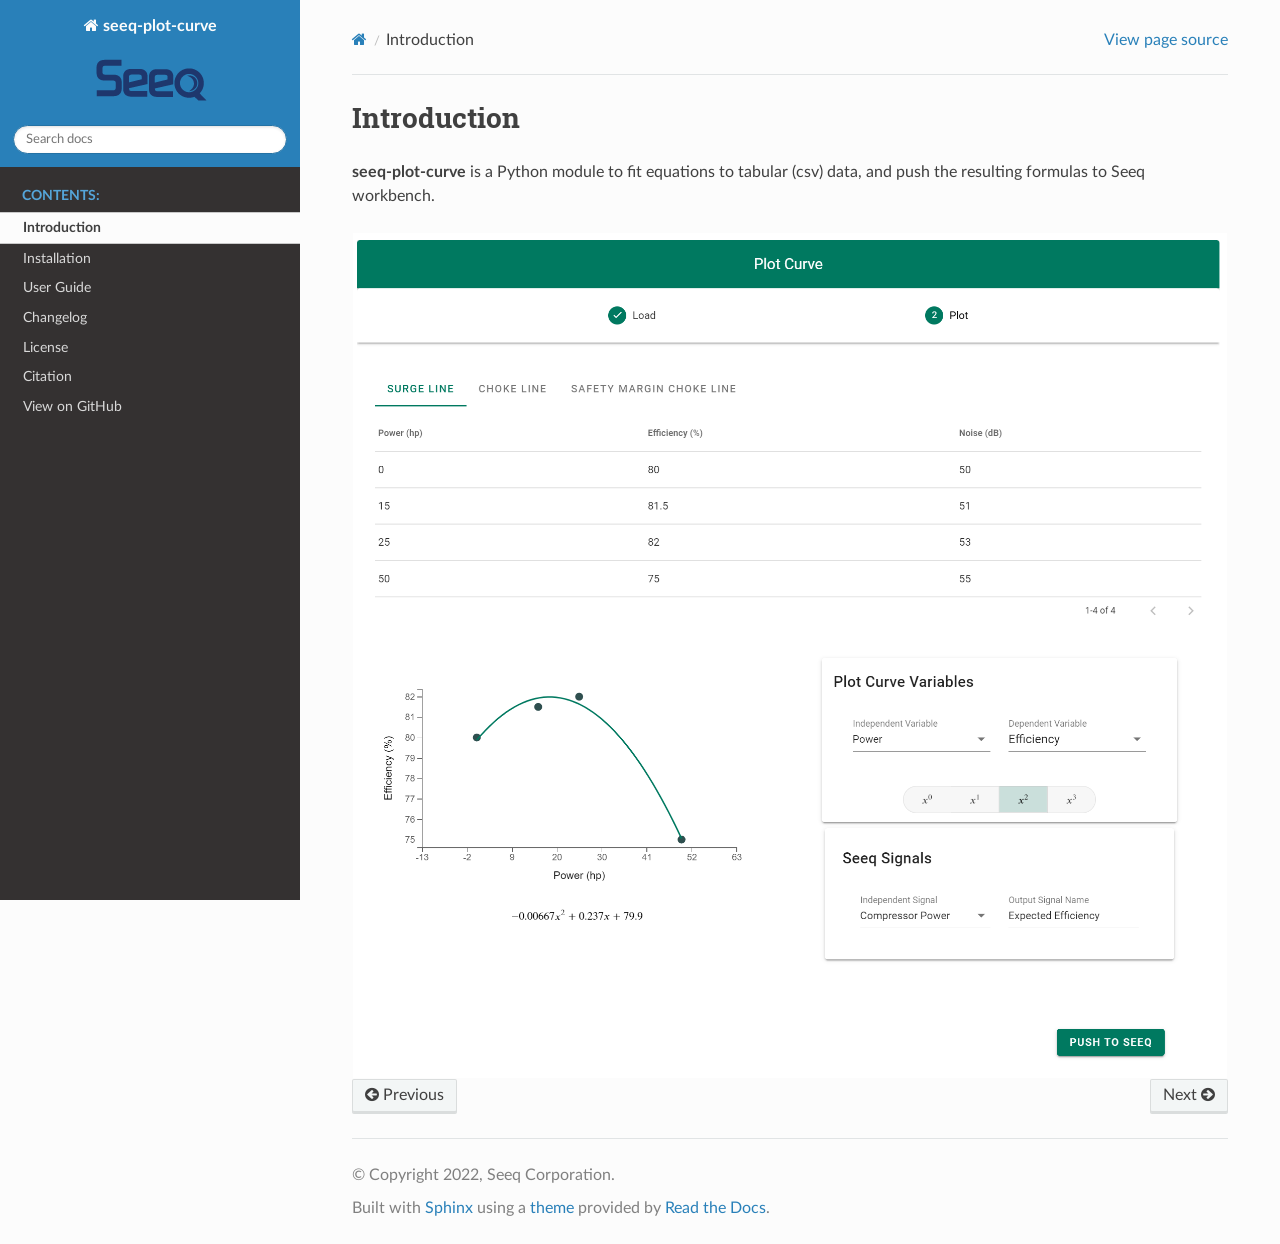
<file: docs/introduction.html>
<!DOCTYPE html>
<html class="writer-html5" lang="en" data-content_root="./">
<head>
  <meta charset="utf-8" /><meta name="viewport" content="width=device-width, initial-scale=1" />

  <meta name="viewport" content="width=device-width, initial-scale=1.0" />
  <title>Introduction &mdash; seeq-plot-curve</title>
      <link rel="stylesheet" type="text/css" href="_static/pygments.css?v=b86133f3" />
      <link rel="stylesheet" type="text/css" href="_static/css/theme.css?v=9edc463e" />
      <link rel="stylesheet" type="text/css" href="_static/css/style.css?v=e1c91b72" />

  
    <link rel="shortcut icon" href="_static/seeq-favicon.ico"/>
      <script src="_static/jquery.js?v=5d32c60e"></script>
      <script src="_static/_sphinx_javascript_frameworks_compat.js?v=2cd50e6c"></script>
      <script src="_static/documentation_options.js?v=1e825a29"></script>
      <script src="_static/doctools.js?v=fd6eb6e6"></script>
      <script src="_static/sphinx_highlight.js?v=6ffebe34"></script>
    <script src="_static/js/theme.js"></script>
    <link rel="index" title="Index" href="genindex.html" />
    <link rel="search" title="Search" href="search.html" />
    <link rel="next" title="Installation" href="installation.html" />
    <link rel="prev" title="Welcome to seeq-plot-curve’s documentation" href="index.html" /> 
</head>

<body class="wy-body-for-nav"> 
  <div class="wy-grid-for-nav">
    <nav data-toggle="wy-nav-shift" class="wy-nav-side">
      <div class="wy-side-scroll">
        <div class="wy-side-nav-search" >

          
          
          <a href="index.html" class="icon icon-home">
            seeq-plot-curve
              <img src="_static/Seeq_logo_darkBlue_sm.png" class="logo" alt="Logo"/>
          </a>
<div role="search">
  <form id="rtd-search-form" class="wy-form" action="search.html" method="get">
    <input type="text" name="q" placeholder="Search docs" aria-label="Search docs" />
    <input type="hidden" name="check_keywords" value="yes" />
    <input type="hidden" name="area" value="default" />
  </form>
</div>
        </div><div class="wy-menu wy-menu-vertical" data-spy="affix" role="navigation" aria-label="Navigation menu">
              <p class="caption" role="heading"><span class="caption-text">Contents:</span></p>
<ul class="current">
<li class="toctree-l1 current"><a class="current reference internal" href="#">Introduction</a></li>
<li class="toctree-l1"><a class="reference internal" href="installation.html">Installation</a></li>
<li class="toctree-l1"><a class="reference internal" href="user_guide.html">User Guide</a></li>
<li class="toctree-l1"><a class="reference internal" href="changelog.html">Changelog</a></li>
<li class="toctree-l1"><a class="reference internal" href="license.html">License</a></li>
<li class="toctree-l1"><a class="reference internal" href="citation.html">Citation</a></li>
<li class="toctree-l1"><a class="reference internal" href="github.html">View on GitHub</a></li>
</ul>

        </div>
      </div>
    </nav>

    <section data-toggle="wy-nav-shift" class="wy-nav-content-wrap"><nav class="wy-nav-top" aria-label="Mobile navigation menu" >
          <i data-toggle="wy-nav-top" class="fa fa-bars"></i>
          <a href="index.html">seeq-plot-curve</a>
      </nav>

      <div class="wy-nav-content">
        <div class="rst-content">
          <div role="navigation" aria-label="Page navigation">
  <ul class="wy-breadcrumbs">
      <li><a href="index.html" class="icon icon-home" aria-label="Home"></a></li>
      <li class="breadcrumb-item active">Introduction</li>
      <li class="wy-breadcrumbs-aside">
            <a href="_sources/introduction.md.txt" rel="nofollow"> View page source</a>
      </li>
  </ul>
  <hr/>
</div>
          <div role="main" class="document" itemscope="itemscope" itemtype="http://schema.org/Article">
           <div itemprop="articleBody">
             
  <section id="introduction">
<h1>Introduction<a class="headerlink" href="#introduction" title="Link to this heading"></a></h1>
<p><strong>seeq-plot-curve</strong> is a Python module to fit equations to tabular (csv) data, and push the resulting formulas to
Seeq workbench.</p>
<table>
   <td>
      <img alt="image" src="_static/step_3.png">
   </td>
</table></section>


           </div>
          </div>
          <footer><div class="rst-footer-buttons" role="navigation" aria-label="Footer">
        <a href="index.html" class="btn btn-neutral float-left" title="Welcome to seeq-plot-curve’s documentation" accesskey="p" rel="prev"><span class="fa fa-arrow-circle-left" aria-hidden="true"></span> Previous</a>
        <a href="installation.html" class="btn btn-neutral float-right" title="Installation" accesskey="n" rel="next">Next <span class="fa fa-arrow-circle-right" aria-hidden="true"></span></a>
    </div>

  <hr/>

  <div role="contentinfo">
    <p>&#169; Copyright 2022, Seeq Corporation.</p>
  </div>

  Built with <a href="https://www.sphinx-doc.org/">Sphinx</a> using a
    <a href="https://github.com/readthedocs/sphinx_rtd_theme">theme</a>
    provided by <a href="https://readthedocs.org">Read the Docs</a>.
   

</footer>
        </div>
      </div>
    </section>
  </div>
  <script>
      jQuery(function () {
          SphinxRtdTheme.Navigation.enable(true);
      });
  </script> 

</body>
</html>
</file>
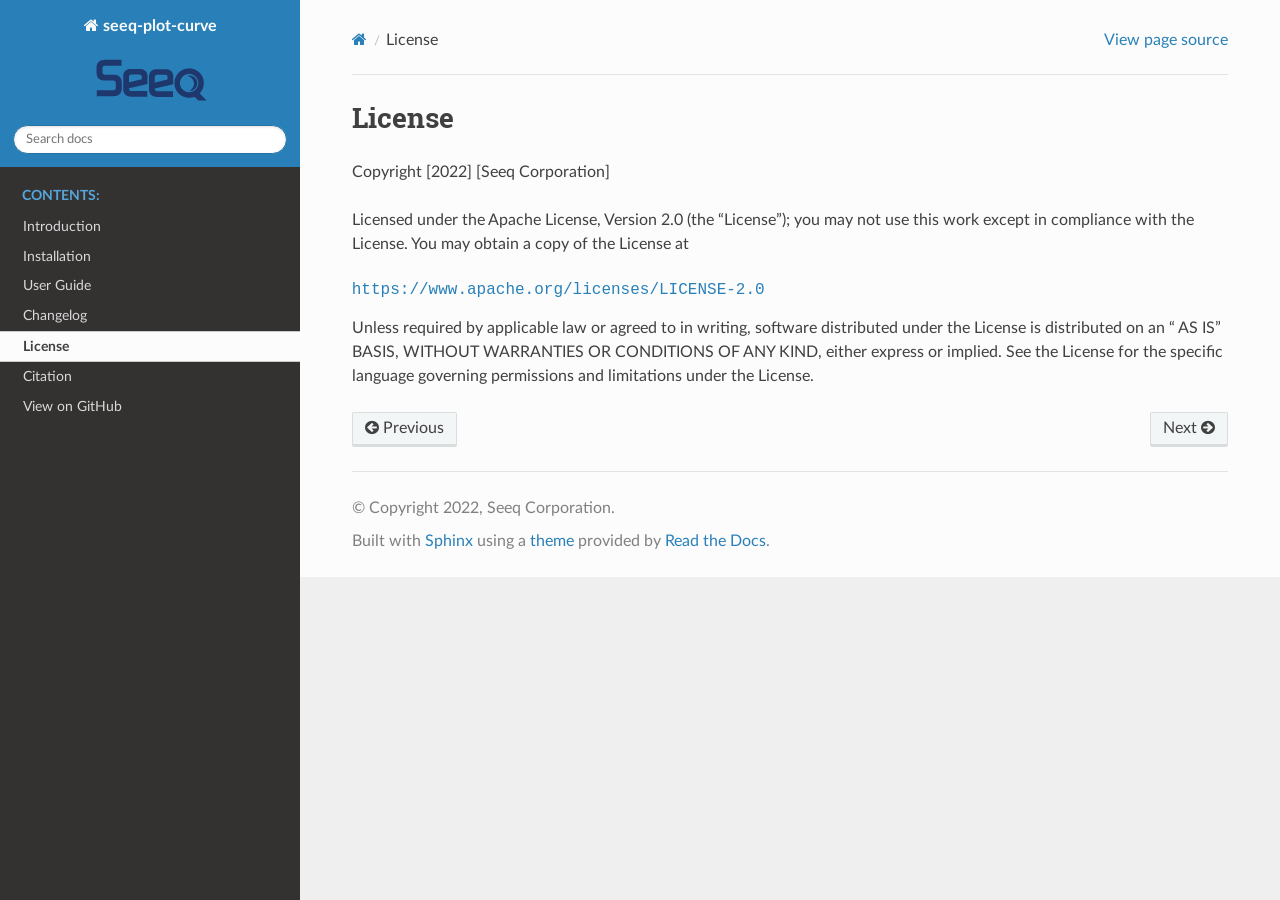
<file: docs/license.html>
<!DOCTYPE html>
<html class="writer-html5" lang="en" data-content_root="./">
<head>
  <meta charset="utf-8" /><meta name="viewport" content="width=device-width, initial-scale=1" />

  <meta name="viewport" content="width=device-width, initial-scale=1.0" />
  <title>License &mdash; seeq-plot-curve</title>
      <link rel="stylesheet" type="text/css" href="_static/pygments.css?v=b86133f3" />
      <link rel="stylesheet" type="text/css" href="_static/css/theme.css?v=9edc463e" />
      <link rel="stylesheet" type="text/css" href="_static/css/style.css?v=e1c91b72" />

  
    <link rel="shortcut icon" href="_static/seeq-favicon.ico"/>
      <script src="_static/jquery.js?v=5d32c60e"></script>
      <script src="_static/_sphinx_javascript_frameworks_compat.js?v=2cd50e6c"></script>
      <script src="_static/documentation_options.js?v=1e825a29"></script>
      <script src="_static/doctools.js?v=fd6eb6e6"></script>
      <script src="_static/sphinx_highlight.js?v=6ffebe34"></script>
    <script src="_static/js/theme.js"></script>
    <link rel="index" title="Index" href="genindex.html" />
    <link rel="search" title="Search" href="search.html" />
    <link rel="next" title="Citation" href="citation.html" />
    <link rel="prev" title="Changelog" href="changelog.html" /> 
</head>

<body class="wy-body-for-nav"> 
  <div class="wy-grid-for-nav">
    <nav data-toggle="wy-nav-shift" class="wy-nav-side">
      <div class="wy-side-scroll">
        <div class="wy-side-nav-search" >

          
          
          <a href="index.html" class="icon icon-home">
            seeq-plot-curve
              <img src="_static/Seeq_logo_darkBlue_sm.png" class="logo" alt="Logo"/>
          </a>
<div role="search">
  <form id="rtd-search-form" class="wy-form" action="search.html" method="get">
    <input type="text" name="q" placeholder="Search docs" aria-label="Search docs" />
    <input type="hidden" name="check_keywords" value="yes" />
    <input type="hidden" name="area" value="default" />
  </form>
</div>
        </div><div class="wy-menu wy-menu-vertical" data-spy="affix" role="navigation" aria-label="Navigation menu">
              <p class="caption" role="heading"><span class="caption-text">Contents:</span></p>
<ul class="current">
<li class="toctree-l1"><a class="reference internal" href="introduction.html">Introduction</a></li>
<li class="toctree-l1"><a class="reference internal" href="installation.html">Installation</a></li>
<li class="toctree-l1"><a class="reference internal" href="user_guide.html">User Guide</a></li>
<li class="toctree-l1"><a class="reference internal" href="changelog.html">Changelog</a></li>
<li class="toctree-l1 current"><a class="current reference internal" href="#">License</a></li>
<li class="toctree-l1"><a class="reference internal" href="citation.html">Citation</a></li>
<li class="toctree-l1"><a class="reference internal" href="github.html">View on GitHub</a></li>
</ul>

        </div>
      </div>
    </nav>

    <section data-toggle="wy-nav-shift" class="wy-nav-content-wrap"><nav class="wy-nav-top" aria-label="Mobile navigation menu" >
          <i data-toggle="wy-nav-top" class="fa fa-bars"></i>
          <a href="index.html">seeq-plot-curve</a>
      </nav>

      <div class="wy-nav-content">
        <div class="rst-content">
          <div role="navigation" aria-label="Page navigation">
  <ul class="wy-breadcrumbs">
      <li><a href="index.html" class="icon icon-home" aria-label="Home"></a></li>
      <li class="breadcrumb-item active">License</li>
      <li class="wy-breadcrumbs-aside">
            <a href="_sources/license.md.txt" rel="nofollow"> View page source</a>
      </li>
  </ul>
  <hr/>
</div>
          <div role="main" class="document" itemscope="itemscope" itemtype="http://schema.org/Article">
           <div itemprop="articleBody">
             
  <section id="license">
<h1>License<a class="headerlink" href="#license" title="Link to this heading"></a></h1>
<p>Copyright [2022] [Seeq Corporation]</p>
<p>Licensed under the Apache License, Version 2.0 (the “License”); you may not use this work except in compliance with the
License. You may obtain a copy of the License at</p>
<pre>
<a href="https://www.apache.org/licenses/LICENSE-2.0" target="_blank">https://www.apache.org/licenses/LICENSE-2.0</a>
</pre>
<p>Unless required by applicable law or agreed to in writing, software distributed under the License is distributed on an “
AS IS” BASIS, WITHOUT WARRANTIES OR CONDITIONS OF ANY KIND, either express or implied. See the License for the specific
language governing permissions and limitations under the License.</p>
</section>


           </div>
          </div>
          <footer><div class="rst-footer-buttons" role="navigation" aria-label="Footer">
        <a href="changelog.html" class="btn btn-neutral float-left" title="Changelog" accesskey="p" rel="prev"><span class="fa fa-arrow-circle-left" aria-hidden="true"></span> Previous</a>
        <a href="citation.html" class="btn btn-neutral float-right" title="Citation" accesskey="n" rel="next">Next <span class="fa fa-arrow-circle-right" aria-hidden="true"></span></a>
    </div>

  <hr/>

  <div role="contentinfo">
    <p>&#169; Copyright 2022, Seeq Corporation.</p>
  </div>

  Built with <a href="https://www.sphinx-doc.org/">Sphinx</a> using a
    <a href="https://github.com/readthedocs/sphinx_rtd_theme">theme</a>
    provided by <a href="https://readthedocs.org">Read the Docs</a>.
   

</footer>
        </div>
      </div>
    </section>
  </div>
  <script>
      jQuery(function () {
          SphinxRtdTheme.Navigation.enable(true);
      });
  </script> 

</body>
</html>
</file>
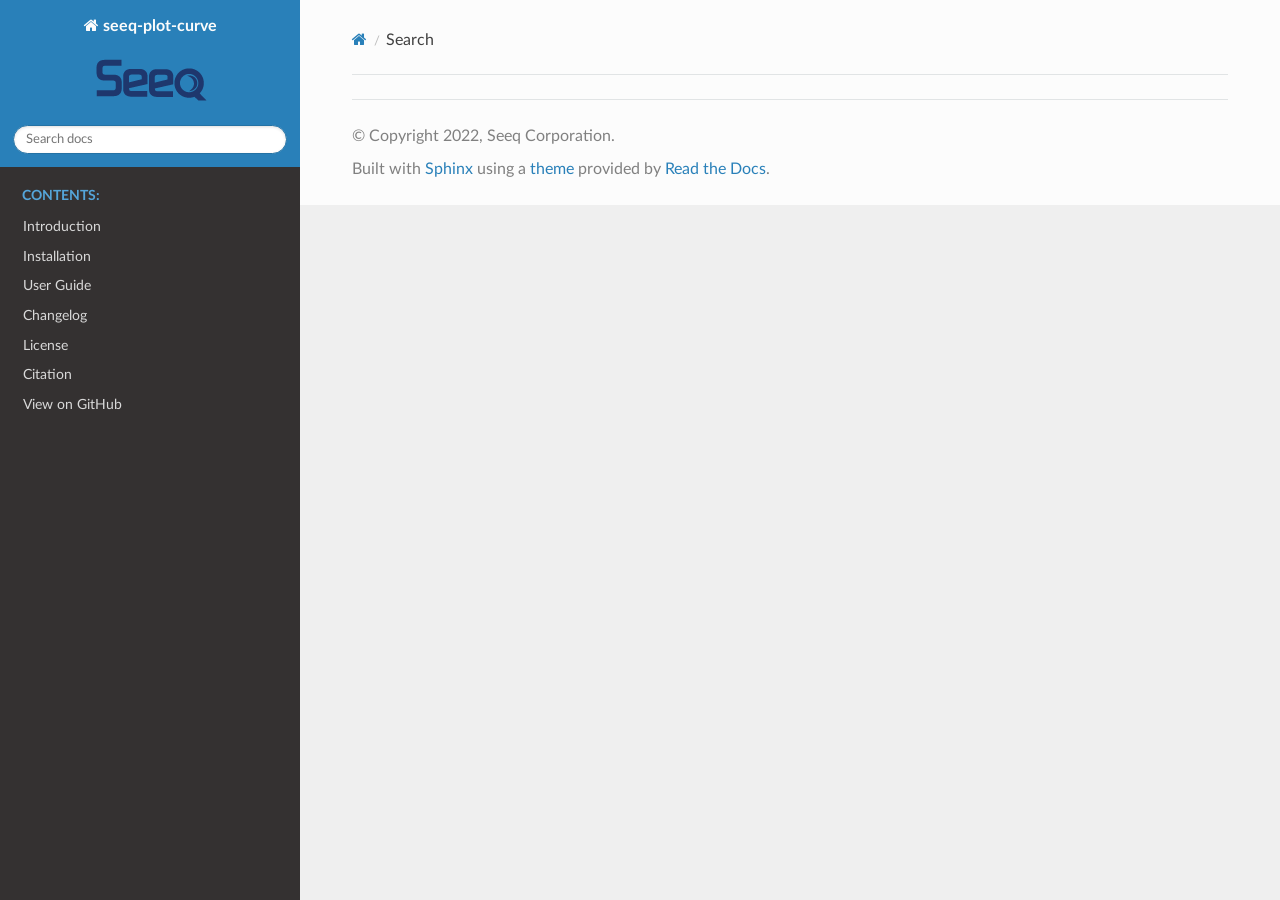
<file: docs/search.html>
<!DOCTYPE html>
<html class="writer-html5" lang="en" data-content_root="./">
<head>
  <meta charset="utf-8" />
  <meta name="viewport" content="width=device-width, initial-scale=1.0" />
  <title>Search &mdash; seeq-plot-curve</title>
      <link rel="stylesheet" type="text/css" href="_static/pygments.css?v=b86133f3" />
      <link rel="stylesheet" type="text/css" href="_static/css/theme.css?v=9edc463e" />
      <link rel="stylesheet" type="text/css" href="_static/css/style.css?v=e1c91b72" />

  
    <link rel="shortcut icon" href="_static/seeq-favicon.ico"/>
    
      <script src="_static/jquery.js?v=5d32c60e"></script>
      <script src="_static/_sphinx_javascript_frameworks_compat.js?v=2cd50e6c"></script>
      <script src="_static/documentation_options.js?v=1e825a29"></script>
      <script src="_static/doctools.js?v=fd6eb6e6"></script>
      <script src="_static/sphinx_highlight.js?v=6ffebe34"></script>
    <script src="_static/js/theme.js"></script>
    <script src="_static/searchtools.js"></script>
    <script src="_static/language_data.js"></script>
    <link rel="index" title="Index" href="genindex.html" />
    <link rel="search" title="Search" href="#" /> 
</head>

<body class="wy-body-for-nav"> 
  <div class="wy-grid-for-nav">
    <nav data-toggle="wy-nav-shift" class="wy-nav-side">
      <div class="wy-side-scroll">
        <div class="wy-side-nav-search" >

          
          
          <a href="index.html" class="icon icon-home">
            seeq-plot-curve
              <img src="_static/Seeq_logo_darkBlue_sm.png" class="logo" alt="Logo"/>
          </a>
<div role="search">
  <form id="rtd-search-form" class="wy-form" action="#" method="get">
    <input type="text" name="q" placeholder="Search docs" aria-label="Search docs" />
    <input type="hidden" name="check_keywords" value="yes" />
    <input type="hidden" name="area" value="default" />
  </form>
</div>
        </div><div class="wy-menu wy-menu-vertical" data-spy="affix" role="navigation" aria-label="Navigation menu">
              <p class="caption" role="heading"><span class="caption-text">Contents:</span></p>
<ul>
<li class="toctree-l1"><a class="reference internal" href="introduction.html">Introduction</a></li>
<li class="toctree-l1"><a class="reference internal" href="installation.html">Installation</a></li>
<li class="toctree-l1"><a class="reference internal" href="user_guide.html">User Guide</a></li>
<li class="toctree-l1"><a class="reference internal" href="changelog.html">Changelog</a></li>
<li class="toctree-l1"><a class="reference internal" href="license.html">License</a></li>
<li class="toctree-l1"><a class="reference internal" href="citation.html">Citation</a></li>
<li class="toctree-l1"><a class="reference internal" href="github.html">View on GitHub</a></li>
</ul>

        </div>
      </div>
    </nav>

    <section data-toggle="wy-nav-shift" class="wy-nav-content-wrap"><nav class="wy-nav-top" aria-label="Mobile navigation menu" >
          <i data-toggle="wy-nav-top" class="fa fa-bars"></i>
          <a href="index.html">seeq-plot-curve</a>
      </nav>

      <div class="wy-nav-content">
        <div class="rst-content">
          <div role="navigation" aria-label="Page navigation">
  <ul class="wy-breadcrumbs">
      <li><a href="index.html" class="icon icon-home" aria-label="Home"></a></li>
      <li class="breadcrumb-item active">Search</li>
      <li class="wy-breadcrumbs-aside">
      </li>
  </ul>
  <hr/>
</div>
          <div role="main" class="document" itemscope="itemscope" itemtype="http://schema.org/Article">
           <div itemprop="articleBody">
             
  <noscript>
  <div id="fallback" class="admonition warning">
    <p class="last">
      Please activate JavaScript to enable the search functionality.
    </p>
  </div>
  </noscript>

  
  <div id="search-results">
  
  </div>

           </div>
          </div>
          <footer>

  <hr/>

  <div role="contentinfo">
    <p>&#169; Copyright 2022, Seeq Corporation.</p>
  </div>

  Built with <a href="https://www.sphinx-doc.org/">Sphinx</a> using a
    <a href="https://github.com/readthedocs/sphinx_rtd_theme">theme</a>
    provided by <a href="https://readthedocs.org">Read the Docs</a>.
   

</footer>
        </div>
      </div>
    </section>
  </div>
  <script>
      jQuery(function () {
          SphinxRtdTheme.Navigation.enable(true);
      });
  </script>
  <script>
    jQuery(function() { Search.loadIndex("searchindex.js"); });
  </script>
  
  <script id="searchindexloader"></script>
   


</body>
</html>
</file>
<file: docs/_static/pygments.css>
pre { line-height: 125%; }
td.linenos .normal { color: inherit; background-color: transparent; padding-left: 5px; padding-right: 5px; }
span.linenos { color: inherit; background-color: transparent; padding-left: 5px; padding-right: 5px; }
td.linenos .special { color: #000000; background-color: #ffffc0; padding-left: 5px; padding-right: 5px; }
span.linenos.special { color: #000000; background-color: #ffffc0; padding-left: 5px; padding-right: 5px; }
.highlight .hll { background-color: #ffffcc }
.highlight { background: #f8f8f8; }
.highlight .c { color: #3D7B7B; font-style: italic } /* Comment */
.highlight .err { border: 1px solid #F00 } /* Error */
.highlight .k { color: #008000; font-weight: bold } /* Keyword */
.highlight .o { color: #666 } /* Operator */
.highlight .ch { color: #3D7B7B; font-style: italic } /* Comment.Hashbang */
.highlight .cm { color: #3D7B7B; font-style: italic } /* Comment.Multiline */
.highlight .cp { color: #9C6500 } /* Comment.Preproc */
.highlight .cpf { color: #3D7B7B; font-style: italic } /* Comment.PreprocFile */
.highlight .c1 { color: #3D7B7B; font-style: italic } /* Comment.Single */
.highlight .cs { color: #3D7B7B; font-style: italic } /* Comment.Special */
.highlight .gd { color: #A00000 } /* Generic.Deleted */
.highlight .ge { font-style: italic } /* Generic.Emph */
.highlight .ges { font-weight: bold; font-style: italic } /* Generic.EmphStrong */
.highlight .gr { color: #E40000 } /* Generic.Error */
.highlight .gh { color: #000080; font-weight: bold } /* Generic.Heading */
.highlight .gi { color: #008400 } /* Generic.Inserted */
.highlight .go { color: #717171 } /* Generic.Output */
.highlight .gp { color: #000080; font-weight: bold } /* Generic.Prompt */
.highlight .gs { font-weight: bold } /* Generic.Strong */
.highlight .gu { color: #800080; font-weight: bold } /* Generic.Subheading */
.highlight .gt { color: #04D } /* Generic.Traceback */
.highlight .kc { color: #008000; font-weight: bold } /* Keyword.Constant */
.highlight .kd { color: #008000; font-weight: bold } /* Keyword.Declaration */
.highlight .kn { color: #008000; font-weight: bold } /* Keyword.Namespace */
.highlight .kp { color: #008000 } /* Keyword.Pseudo */
.highlight .kr { color: #008000; font-weight: bold } /* Keyword.Reserved */
.highlight .kt { color: #B00040 } /* Keyword.Type */
.highlight .m { color: #666 } /* Literal.Number */
.highlight .s { color: #BA2121 } /* Literal.String */
.highlight .na { color: #687822 } /* Name.Attribute */
.highlight .nb { color: #008000 } /* Name.Builtin */
.highlight .nc { color: #00F; font-weight: bold } /* Name.Class */
.highlight .no { color: #800 } /* Name.Constant */
.highlight .nd { color: #A2F } /* Name.Decorator */
.highlight .ni { color: #717171; font-weight: bold } /* Name.Entity */
.highlight .ne { color: #CB3F38; font-weight: bold } /* Name.Exception */
.highlight .nf { color: #00F } /* Name.Function */
.highlight .nl { color: #767600 } /* Name.Label */
.highlight .nn { color: #00F; font-weight: bold } /* Name.Namespace */
.highlight .nt { color: #008000; font-weight: bold } /* Name.Tag */
.highlight .nv { color: #19177C } /* Name.Variable */
.highlight .ow { color: #A2F; font-weight: bold } /* Operator.Word */
.highlight .w { color: #BBB } /* Text.Whitespace */
.highlight .mb { color: #666 } /* Literal.Number.Bin */
.highlight .mf { color: #666 } /* Literal.Number.Float */
.highlight .mh { color: #666 } /* Literal.Number.Hex */
.highlight .mi { color: #666 } /* Literal.Number.Integer */
.highlight .mo { color: #666 } /* Literal.Number.Oct */
.highlight .sa { color: #BA2121 } /* Literal.String.Affix */
.highlight .sb { color: #BA2121 } /* Literal.String.Backtick */
.highlight .sc { color: #BA2121 } /* Literal.String.Char */
.highlight .dl { color: #BA2121 } /* Literal.String.Delimiter */
.highlight .sd { color: #BA2121; font-style: italic } /* Literal.String.Doc */
.highlight .s2 { color: #BA2121 } /* Literal.String.Double */
.highlight .se { color: #AA5D1F; font-weight: bold } /* Literal.String.Escape */
.highlight .sh { color: #BA2121 } /* Literal.String.Heredoc */
.highlight .si { color: #A45A77; font-weight: bold } /* Literal.String.Interpol */
.highlight .sx { color: #008000 } /* Literal.String.Other */
.highlight .sr { color: #A45A77 } /* Literal.String.Regex */
.highlight .s1 { color: #BA2121 } /* Literal.String.Single */
.highlight .ss { color: #19177C } /* Literal.String.Symbol */
.highlight .bp { color: #008000 } /* Name.Builtin.Pseudo */
.highlight .fm { color: #00F } /* Name.Function.Magic */
.highlight .vc { color: #19177C } /* Name.Variable.Class */
.highlight .vg { color: #19177C } /* Name.Variable.Global */
.highlight .vi { color: #19177C } /* Name.Variable.Instance */
.highlight .vm { color: #19177C } /* Name.Variable.Magic */
.highlight .il { color: #666 } /* Literal.Number.Integer.Long */
</file>
<file: docs/_static/css/theme.css>
html{box-sizing:border-box}*,:after,:before{box-sizing:inherit}article,aside,details,figcaption,figure,footer,header,hgroup,nav,section{display:block}audio,canvas,video{display:inline-block;*display:inline;*zoom:1}[hidden],audio:not([controls]){display:none}*{-webkit-box-sizing:border-box;-moz-box-sizing:border-box;box-sizing:border-box}html{font-size:100%;-webkit-text-size-adjust:100%;-ms-text-size-adjust:100%}body{margin:0}a:active,a:hover{outline:0}abbr[title]{border-bottom:1px dotted}b,strong{font-weight:700}blockquote{margin:0}dfn{font-style:italic}ins{background:#ff9;text-decoration:none}ins,mark{color:#000}mark{background:#ff0;font-style:italic;font-weight:700}.rst-content code,.rst-content tt,code,kbd,pre,samp{font-family:monospace,serif;_font-family:courier new,monospace;font-size:1em}pre{white-space:pre}q{quotes:none}q:after,q:before{content:"";content:none}small{font-size:85%}sub,sup{font-size:75%;line-height:0;position:relative;vertical-align:baseline}sup{top:-.5em}sub{bottom:-.25em}dl,ol,ul{margin:0;padding:0;list-style:none;list-style-image:none}li{list-style:none}dd{margin:0}img{border:0;-ms-interpolation-mode:bicubic;vertical-align:middle;max-width:100%}svg:not(:root){overflow:hidden}figure,form{margin:0}label{cursor:pointer}button,input,select,textarea{font-size:100%;margin:0;vertical-align:baseline;*vertical-align:middle}button,input{line-height:normal}button,input[type=button],input[type=reset],input[type=submit]{cursor:pointer;-webkit-appearance:button;*overflow:visible}button[disabled],input[disabled]{cursor:default}input[type=search]{-webkit-appearance:textfield;-moz-box-sizing:content-box;-webkit-box-sizing:content-box;box-sizing:content-box}textarea{resize:vertical}table{border-collapse:collapse;border-spacing:0}td{vertical-align:top}.chromeframe{margin:.2em 0;background:#ccc;color:#000;padding:.2em 0}.ir{display:block;border:0;text-indent:-999em;overflow:hidden;background-color:transparent;background-repeat:no-repeat;text-align:left;direction:ltr;*line-height:0}.ir br{display:none}.hidden{display:none!important;visibility:hidden}.visuallyhidden{border:0;clip:rect(0 0 0 0);height:1px;margin:-1px;overflow:hidden;padding:0;position:absolute;width:1px}.visuallyhidden.focusable:active,.visuallyhidden.focusable:focus{clip:auto;height:auto;margin:0;overflow:visible;position:static;width:auto}.invisible{visibility:hidden}.relative{position:relative}big,small{font-size:100%}@media print{body,html,section{background:none!important}*{box-shadow:none!important;text-shadow:none!important;filter:none!important;-ms-filter:none!important}a,a:visited{text-decoration:underline}.ir a:after,a[href^="#"]:after,a[href^="javascript:"]:after{content:""}blockquote,pre{page-break-inside:avoid}thead{display:table-header-group}img,tr{page-break-inside:avoid}img{max-width:100%!important}@page{margin:.5cm}.rst-content .toctree-wrapper>p.caption,h2,h3,p{orphans:3;widows:3}.rst-content .toctree-wrapper>p.caption,h2,h3{page-break-after:avoid}}.btn,.fa:before,.icon:before,.rst-content .admonition,.rst-content .admonition-title:before,.rst-content .admonition-todo,.rst-content .attention,.rst-content .caution,.rst-content .code-block-caption .headerlink:before,.rst-content .danger,.rst-content .eqno .headerlink:before,.rst-content .error,.rst-content .hint,.rst-content .important,.rst-content .note,.rst-content .seealso,.rst-content .tip,.rst-content .warning,.rst-content code.download span:first-child:before,.rst-content dl dt .headerlink:before,.rst-content h1 .headerlink:before,.rst-content h2 .headerlink:before,.rst-content h3 .headerlink:before,.rst-content h4 .headerlink:before,.rst-content h5 .headerlink:before,.rst-content h6 .headerlink:before,.rst-content p.caption .headerlink:before,.rst-content p .headerlink:before,.rst-content table>caption .headerlink:before,.rst-content tt.download span:first-child:before,.wy-alert,.wy-dropdown .caret:before,.wy-inline-validate.wy-inline-validate-danger .wy-input-context:before,.wy-inline-validate.wy-inline-validate-info .wy-input-context:before,.wy-inline-validate.wy-inline-validate-success .wy-input-context:before,.wy-inline-validate.wy-inline-validate-warning .wy-input-context:before,.wy-menu-vertical li.current>a button.toctree-expand:before,.wy-menu-vertical li.on a button.toctree-expand:before,.wy-menu-vertical li button.toctree-expand:before,input[type=color],input[type=date],input[type=datetime-local],input[type=datetime],input[type=email],input[type=month],input[type=number],input[type=password],input[type=search],input[type=tel],input[type=text],input[type=time],input[type=url],input[type=week],select,textarea{-webkit-font-smoothing:antialiased}.clearfix{*zoom:1}.clearfix:after,.clearfix:before{display:table;content:""}.clearfix:after{clear:both}/*!
 *  Font Awesome 4.7.0 by @davegandy - http://fontawesome.io - @fontawesome
 *  License - http://fontawesome.io/license (Font: SIL OFL 1.1, CSS: MIT License)
 */@font-face{font-family:FontAwesome;src:url(fonts/fontawesome-webfont.eot?674f50d287a8c48dc19ba404d20fe713);src:url(fonts/fontawesome-webfont.eot?674f50d287a8c48dc19ba404d20fe713?#iefix&v=4.7.0) format("embedded-opentype"),url(fonts/fontawesome-webfont.woff2?af7ae505a9eed503f8b8e6982036873e) format("woff2"),url(fonts/fontawesome-webfont.woff?fee66e712a8a08eef5805a46892932ad) format("woff"),url(fonts/fontawesome-webfont.ttf?b06871f281fee6b241d60582ae9369b9) format("truetype"),url(fonts/fontawesome-webfont.svg?912ec66d7572ff821749319396470bde#fontawesomeregular) format("svg");font-weight:400;font-style:normal}.fa,.icon,.rst-content .admonition-title,.rst-content .code-block-caption .headerlink,.rst-content .eqno .headerlink,.rst-content code.download span:first-child,.rst-content dl dt .headerlink,.rst-content h1 .headerlink,.rst-content h2 .headerlink,.rst-content h3 .headerlink,.rst-content h4 .headerlink,.rst-content h5 .headerlink,.rst-content h6 .headerlink,.rst-content p.caption .headerlink,.rst-content p .headerlink,.rst-content table>caption .headerlink,.rst-content tt.download span:first-child,.wy-menu-vertical li.current>a button.toctree-expand,.wy-menu-vertical li.on a button.toctree-expand,.wy-menu-vertical li button.toctree-expand{display:inline-block;font:normal normal normal 14px/1 FontAwesome;font-size:inherit;text-rendering:auto;-webkit-font-smoothing:antialiased;-moz-osx-font-smoothing:grayscale}.fa-lg{font-size:1.33333em;line-height:.75em;vertical-align:-15%}.fa-2x{font-size:2em}.fa-3x{font-size:3em}.fa-4x{font-size:4em}.fa-5x{font-size:5em}.fa-fw{width:1.28571em;text-align:center}.fa-ul{padding-left:0;margin-left:2.14286em;list-style-type:none}.fa-ul>li{position:relative}.fa-li{position:absolute;left:-2.14286em;width:2.14286em;top:.14286em;text-align:center}.fa-li.fa-lg{left:-1.85714em}.fa-border{padding:.2em .25em .15em;border:.08em solid #eee;border-radius:.1em}.fa-pull-left{float:left}.fa-pull-right{float:right}.fa-pull-left.icon,.fa.fa-pull-left,.rst-content .code-block-caption .fa-pull-left.headerlink,.rst-content .eqno .fa-pull-left.headerlink,.rst-content .fa-pull-left.admonition-title,.rst-content code.download span.fa-pull-left:first-child,.rst-content dl dt .fa-pull-left.headerlink,.rst-content h1 .fa-pull-left.headerlink,.rst-content h2 .fa-pull-left.headerlink,.rst-content h3 .fa-pull-left.headerlink,.rst-content h4 .fa-pull-left.headerlink,.rst-content h5 .fa-pull-left.headerlink,.rst-content h6 .fa-pull-left.headerlink,.rst-content p .fa-pull-left.headerlink,.rst-content table>caption .fa-pull-left.headerlink,.rst-content tt.download span.fa-pull-left:first-child,.wy-menu-vertical li.current>a button.fa-pull-left.toctree-expand,.wy-menu-vertical li.on a button.fa-pull-left.toctree-expand,.wy-menu-vertical li button.fa-pull-left.toctree-expand{margin-right:.3em}.fa-pull-right.icon,.fa.fa-pull-right,.rst-content .code-block-caption .fa-pull-right.headerlink,.rst-content .eqno .fa-pull-right.headerlink,.rst-content .fa-pull-right.admonition-title,.rst-content code.download span.fa-pull-right:first-child,.rst-content dl dt .fa-pull-right.headerlink,.rst-content h1 .fa-pull-right.headerlink,.rst-content h2 .fa-pull-right.headerlink,.rst-content h3 .fa-pull-right.headerlink,.rst-content h4 .fa-pull-right.headerlink,.rst-content h5 .fa-pull-right.headerlink,.rst-content h6 .fa-pull-right.headerlink,.rst-content p .fa-pull-right.headerlink,.rst-content table>caption .fa-pull-right.headerlink,.rst-content tt.download span.fa-pull-right:first-child,.wy-menu-vertical li.current>a button.fa-pull-right.toctree-expand,.wy-menu-vertical li.on a button.fa-pull-right.toctree-expand,.wy-menu-vertical li button.fa-pull-right.toctree-expand{margin-left:.3em}.pull-right{float:right}.pull-left{float:left}.fa.pull-left,.pull-left.icon,.rst-content .code-block-caption .pull-left.headerlink,.rst-content .eqno .pull-left.headerlink,.rst-content .pull-left.admonition-title,.rst-content code.download span.pull-left:first-child,.rst-content dl dt .pull-left.headerlink,.rst-content h1 .pull-left.headerlink,.rst-content h2 .pull-left.headerlink,.rst-content h3 .pull-left.headerlink,.rst-content h4 .pull-left.headerlink,.rst-content h5 .pull-left.headerlink,.rst-content h6 .pull-left.headerlink,.rst-content p .pull-left.headerlink,.rst-content table>caption .pull-left.headerlink,.rst-content tt.download span.pull-left:first-child,.wy-menu-vertical li.current>a button.pull-left.toctree-expand,.wy-menu-vertical li.on a button.pull-left.toctree-expand,.wy-menu-vertical li button.pull-left.toctree-expand{margin-right:.3em}.fa.pull-right,.pull-right.icon,.rst-content .code-block-caption .pull-right.headerlink,.rst-content .eqno .pull-right.headerlink,.rst-content .pull-right.admonition-title,.rst-content code.download span.pull-right:first-child,.rst-content dl dt .pull-right.headerlink,.rst-content h1 .pull-right.headerlink,.rst-content h2 .pull-right.headerlink,.rst-content h3 .pull-right.headerlink,.rst-content h4 .pull-right.headerlink,.rst-content h5 .pull-right.headerlink,.rst-content h6 .pull-right.headerlink,.rst-content p .pull-right.headerlink,.rst-content table>caption .pull-right.headerlink,.rst-content tt.download span.pull-right:first-child,.wy-menu-vertical li.current>a button.pull-right.toctree-expand,.wy-menu-vertical li.on a button.pull-right.toctree-expand,.wy-menu-vertical li button.pull-right.toctree-expand{margin-left:.3em}.fa-spin{-webkit-animation:fa-spin 2s linear infinite;animation:fa-spin 2s linear infinite}.fa-pulse{-webkit-animation:fa-spin 1s steps(8) infinite;animation:fa-spin 1s steps(8) infinite}@-webkit-keyframes fa-spin{0%{-webkit-transform:rotate(0deg);transform:rotate(0deg)}to{-webkit-transform:rotate(359deg);transform:rotate(359deg)}}@keyframes fa-spin{0%{-webkit-transform:rotate(0deg);transform:rotate(0deg)}to{-webkit-transform:rotate(359deg);transform:rotate(359deg)}}.fa-rotate-90{-ms-filter:"progid:DXImageTransform.Microsoft.BasicImage(rotation=1)";-webkit-transform:rotate(90deg);-ms-transform:rotate(90deg);transform:rotate(90deg)}.fa-rotate-180{-ms-filter:"progid:DXImageTransform.Microsoft.BasicImage(rotation=2)";-webkit-transform:rotate(180deg);-ms-transform:rotate(180deg);transform:rotate(180deg)}.fa-rotate-270{-ms-filter:"progid:DXImageTransform.Microsoft.BasicImage(rotation=3)";-webkit-transform:rotate(270deg);-ms-transform:rotate(270deg);transform:rotate(270deg)}.fa-flip-horizontal{-ms-filter:"progid:DXImageTransform.Microsoft.BasicImage(rotation=0, mirror=1)";-webkit-transform:scaleX(-1);-ms-transform:scaleX(-1);transform:scaleX(-1)}.fa-flip-vertical{-ms-filter:"progid:DXImageTransform.Microsoft.BasicImage(rotation=2, mirror=1)";-webkit-transform:scaleY(-1);-ms-transform:scaleY(-1);transform:scaleY(-1)}:root .fa-flip-horizontal,:root .fa-flip-vertical,:root .fa-rotate-90,:root .fa-rotate-180,:root .fa-rotate-270{filter:none}.fa-stack{position:relative;display:inline-block;width:2em;height:2em;line-height:2em;vertical-align:middle}.fa-stack-1x,.fa-stack-2x{position:absolute;left:0;width:100%;text-align:center}.fa-stack-1x{line-height:inherit}.fa-stack-2x{font-size:2em}.fa-inverse{color:#fff}.fa-glass:before{content:""}.fa-music:before{content:""}.fa-search:before,.icon-search:before{content:""}.fa-envelope-o:before{content:""}.fa-heart:before{content:""}.fa-star:before{content:""}.fa-star-o:before{content:""}.fa-user:before{content:""}.fa-film:before{content:""}.fa-th-large:before{content:""}.fa-th:before{content:""}.fa-th-list:before{content:""}.fa-check:before{content:""}.fa-close:before,.fa-remove:before,.fa-times:before{content:""}.fa-search-plus:before{content:""}.fa-search-minus:before{content:""}.fa-power-off:before{content:""}.fa-signal:before{content:""}.fa-cog:before,.fa-gear:before{content:""}.fa-trash-o:before{content:""}.fa-home:before,.icon-home:before{content:""}.fa-file-o:before{content:""}.fa-clock-o:before{content:""}.fa-road:before{content:""}.fa-download:before,.rst-content code.download span:first-child:before,.rst-content tt.download span:first-child:before{content:""}.fa-arrow-circle-o-down:before{content:""}.fa-arrow-circle-o-up:before{content:""}.fa-inbox:before{content:""}.fa-play-circle-o:before{content:""}.fa-repeat:before,.fa-rotate-right:before{content:""}.fa-refresh:before{content:""}.fa-list-alt:before{content:""}.fa-lock:before{content:""}.fa-flag:before{content:""}.fa-headphones:before{content:""}.fa-volume-off:before{content:""}.fa-volume-down:before{content:""}.fa-volume-up:before{content:""}.fa-qrcode:before{content:""}.fa-barcode:before{content:""}.fa-tag:before{content:""}.fa-tags:before{content:""}.fa-book:before,.icon-book:before{content:""}.fa-bookmark:before{content:""}.fa-print:before{content:""}.fa-camera:before{content:""}.fa-font:before{content:""}.fa-bold:before{content:""}.fa-italic:before{content:""}.fa-text-height:before{content:""}.fa-text-width:before{content:""}.fa-align-left:before{content:""}.fa-align-center:before{content:""}.fa-align-right:before{content:""}.fa-align-justify:before{content:""}.fa-list:before{content:""}.fa-dedent:before,.fa-outdent:before{content:""}.fa-indent:before{content:""}.fa-video-camera:before{content:""}.fa-image:before,.fa-photo:before,.fa-picture-o:before{content:""}.fa-pencil:before{content:""}.fa-map-marker:before{content:""}.fa-adjust:before{content:""}.fa-tint:before{content:""}.fa-edit:before,.fa-pencil-square-o:before{content:""}.fa-share-square-o:before{content:""}.fa-check-square-o:before{content:""}.fa-arrows:before{content:""}.fa-step-backward:before{content:""}.fa-fast-backward:before{content:""}.fa-backward:before{content:""}.fa-play:before{content:""}.fa-pause:before{content:""}.fa-stop:before{content:""}.fa-forward:before{content:""}.fa-fast-forward:before{content:""}.fa-step-forward:before{content:""}.fa-eject:before{content:""}.fa-chevron-left:before{content:""}.fa-chevron-right:before{content:""}.fa-plus-circle:before{content:""}.fa-minus-circle:before{content:""}.fa-times-circle:before,.wy-inline-validate.wy-inline-validate-danger .wy-input-context:before{content:""}.fa-check-circle:before,.wy-inline-validate.wy-inline-validate-success .wy-input-context:before{content:""}.fa-question-circle:before{content:""}.fa-info-circle:before{content:""}.fa-crosshairs:before{content:""}.fa-times-circle-o:before{content:""}.fa-check-circle-o:before{content:""}.fa-ban:before{content:""}.fa-arrow-left:before{content:""}.fa-arrow-right:before{content:""}.fa-arrow-up:before{content:""}.fa-arrow-down:before{content:""}.fa-mail-forward:before,.fa-share:before{content:""}.fa-expand:before{content:""}.fa-compress:before{content:""}.fa-plus:before{content:""}.fa-minus:before{content:""}.fa-asterisk:before{content:""}.fa-exclamation-circle:before,.rst-content .admonition-title:before,.wy-inline-validate.wy-inline-validate-info .wy-input-context:before,.wy-inline-validate.wy-inline-validate-warning .wy-input-context:before{content:""}.fa-gift:before{content:""}.fa-leaf:before{content:""}.fa-fire:before,.icon-fire:before{content:""}.fa-eye:before{content:""}.fa-eye-slash:before{content:""}.fa-exclamation-triangle:before,.fa-warning:before{content:""}.fa-plane:before{content:""}.fa-calendar:before{content:""}.fa-random:before{content:""}.fa-comment:before{content:""}.fa-magnet:before{content:""}.fa-chevron-up:before{content:""}.fa-chevron-down:before{content:""}.fa-retweet:before{content:""}.fa-shopping-cart:before{content:""}.fa-folder:before{content:""}.fa-folder-open:before{content:""}.fa-arrows-v:before{content:""}.fa-arrows-h:before{content:""}.fa-bar-chart-o:before,.fa-bar-chart:before{content:""}.fa-twitter-square:before{content:""}.fa-facebook-square:before{content:""}.fa-camera-retro:before{content:""}.fa-key:before{content:""}.fa-cogs:before,.fa-gears:before{content:""}.fa-comments:before{content:""}.fa-thumbs-o-up:before{content:""}.fa-thumbs-o-down:before{content:""}.fa-star-half:before{content:""}.fa-heart-o:before{content:""}.fa-sign-out:before{content:""}.fa-linkedin-square:before{content:""}.fa-thumb-tack:before{content:""}.fa-external-link:before{content:""}.fa-sign-in:before{content:""}.fa-trophy:before{content:""}.fa-github-square:before{content:""}.fa-upload:before{content:""}.fa-lemon-o:before{content:""}.fa-phone:before{content:""}.fa-square-o:before{content:""}.fa-bookmark-o:before{content:""}.fa-phone-square:before{content:""}.fa-twitter:before{content:""}.fa-facebook-f:before,.fa-facebook:before{content:""}.fa-github:before,.icon-github:before{content:""}.fa-unlock:before{content:""}.fa-credit-card:before{content:""}.fa-feed:before,.fa-rss:before{content:""}.fa-hdd-o:before{content:""}.fa-bullhorn:before{content:""}.fa-bell:before{content:""}.fa-certificate:before{content:""}.fa-hand-o-right:before{content:""}.fa-hand-o-left:before{content:""}.fa-hand-o-up:before{content:""}.fa-hand-o-down:before{content:""}.fa-arrow-circle-left:before,.icon-circle-arrow-left:before{content:""}.fa-arrow-circle-right:before,.icon-circle-arrow-right:before{content:""}.fa-arrow-circle-up:before{content:""}.fa-arrow-circle-down:before{content:""}.fa-globe:before{content:""}.fa-wrench:before{content:""}.fa-tasks:before{content:""}.fa-filter:before{content:""}.fa-briefcase:before{content:""}.fa-arrows-alt:before{content:""}.fa-group:before,.fa-users:before{content:""}.fa-chain:before,.fa-link:before,.icon-link:before{content:""}.fa-cloud:before{content:""}.fa-flask:before{content:""}.fa-cut:before,.fa-scissors:before{content:""}.fa-copy:before,.fa-files-o:before{content:""}.fa-paperclip:before{content:""}.fa-floppy-o:before,.fa-save:before{content:""}.fa-square:before{content:""}.fa-bars:before,.fa-navicon:before,.fa-reorder:before{content:""}.fa-list-ul:before{content:""}.fa-list-ol:before{content:""}.fa-strikethrough:before{content:""}.fa-underline:before{content:""}.fa-table:before{content:""}.fa-magic:before{content:""}.fa-truck:before{content:""}.fa-pinterest:before{content:""}.fa-pinterest-square:before{content:""}.fa-google-plus-square:before{content:""}.fa-google-plus:before{content:""}.fa-money:before{content:""}.fa-caret-down:before,.icon-caret-down:before,.wy-dropdown .caret:before{content:""}.fa-caret-up:before{content:""}.fa-caret-left:before{content:""}.fa-caret-right:before{content:""}.fa-columns:before{content:""}.fa-sort:before,.fa-unsorted:before{content:""}.fa-sort-desc:before,.fa-sort-down:before{content:""}.fa-sort-asc:before,.fa-sort-up:before{content:""}.fa-envelope:before{content:""}.fa-linkedin:before{content:""}.fa-rotate-left:before,.fa-undo:before{content:""}.fa-gavel:before,.fa-legal:before{content:""}.fa-dashboard:before,.fa-tachometer:before{content:""}.fa-comment-o:before{content:""}.fa-comments-o:before{content:""}.fa-bolt:before,.fa-flash:before{content:""}.fa-sitemap:before{content:""}.fa-umbrella:before{content:""}.fa-clipboard:before,.fa-paste:before{content:""}.fa-lightbulb-o:before{content:""}.fa-exchange:before{content:""}.fa-cloud-download:before{content:""}.fa-cloud-upload:before{content:""}.fa-user-md:before{content:""}.fa-stethoscope:before{content:""}.fa-suitcase:before{content:""}.fa-bell-o:before{content:""}.fa-coffee:before{content:""}.fa-cutlery:before{content:""}.fa-file-text-o:before{content:""}.fa-building-o:before{content:""}.fa-hospital-o:before{content:""}.fa-ambulance:before{content:""}.fa-medkit:before{content:""}.fa-fighter-jet:before{content:""}.fa-beer:before{content:""}.fa-h-square:before{content:""}.fa-plus-square:before{content:""}.fa-angle-double-left:before{content:""}.fa-angle-double-right:before{content:""}.fa-angle-double-up:before{content:""}.fa-angle-double-down:before{content:""}.fa-angle-left:before{content:""}.fa-angle-right:before{content:""}.fa-angle-up:before{content:""}.fa-angle-down:before{content:""}.fa-desktop:before{content:""}.fa-laptop:before{content:""}.fa-tablet:before{content:""}.fa-mobile-phone:before,.fa-mobile:before{content:""}.fa-circle-o:before{content:""}.fa-quote-left:before{content:""}.fa-quote-right:before{content:""}.fa-spinner:before{content:""}.fa-circle:before{content:""}.fa-mail-reply:before,.fa-reply:before{content:""}.fa-github-alt:before{content:""}.fa-folder-o:before{content:""}.fa-folder-open-o:before{content:""}.fa-smile-o:before{content:""}.fa-frown-o:before{content:""}.fa-meh-o:before{content:""}.fa-gamepad:before{content:""}.fa-keyboard-o:before{content:""}.fa-flag-o:before{content:""}.fa-flag-checkered:before{content:""}.fa-terminal:before{content:""}.fa-code:before{content:""}.fa-mail-reply-all:before,.fa-reply-all:before{content:""}.fa-star-half-empty:before,.fa-star-half-full:before,.fa-star-half-o:before{content:""}.fa-location-arrow:before{content:""}.fa-crop:before{content:""}.fa-code-fork:before{content:""}.fa-chain-broken:before,.fa-unlink:before{content:""}.fa-question:before{content:""}.fa-info:before{content:""}.fa-exclamation:before{content:""}.fa-superscript:before{content:""}.fa-subscript:before{content:""}.fa-eraser:before{content:""}.fa-puzzle-piece:before{content:""}.fa-microphone:before{content:""}.fa-microphone-slash:before{content:""}.fa-shield:before{content:""}.fa-calendar-o:before{content:""}.fa-fire-extinguisher:before{content:""}.fa-rocket:before{content:""}.fa-maxcdn:before{content:""}.fa-chevron-circle-left:before{content:""}.fa-chevron-circle-right:before{content:""}.fa-chevron-circle-up:before{content:""}.fa-chevron-circle-down:before{content:""}.fa-html5:before{content:""}.fa-css3:before{content:""}.fa-anchor:before{content:""}.fa-unlock-alt:before{content:""}.fa-bullseye:before{content:""}.fa-ellipsis-h:before{content:""}.fa-ellipsis-v:before{content:""}.fa-rss-square:before{content:""}.fa-play-circle:before{content:""}.fa-ticket:before{content:""}.fa-minus-square:before{content:""}.fa-minus-square-o:before,.wy-menu-vertical li.current>a button.toctree-expand:before,.wy-menu-vertical li.on a button.toctree-expand:before{content:""}.fa-level-up:before{content:""}.fa-level-down:before{content:""}.fa-check-square:before{content:""}.fa-pencil-square:before{content:""}.fa-external-link-square:before{content:""}.fa-share-square:before{content:""}.fa-compass:before{content:""}.fa-caret-square-o-down:before,.fa-toggle-down:before{content:""}.fa-caret-square-o-up:before,.fa-toggle-up:before{content:""}.fa-caret-square-o-right:before,.fa-toggle-right:before{content:""}.fa-eur:before,.fa-euro:before{content:""}.fa-gbp:before{content:""}.fa-dollar:before,.fa-usd:before{content:""}.fa-inr:before,.fa-rupee:before{content:""}.fa-cny:before,.fa-jpy:before,.fa-rmb:before,.fa-yen:before{content:""}.fa-rouble:before,.fa-rub:before,.fa-ruble:before{content:""}.fa-krw:before,.fa-won:before{content:""}.fa-bitcoin:before,.fa-btc:before{content:""}.fa-file:before{content:""}.fa-file-text:before{content:""}.fa-sort-alpha-asc:before{content:""}.fa-sort-alpha-desc:before{content:""}.fa-sort-amount-asc:before{content:""}.fa-sort-amount-desc:before{content:""}.fa-sort-numeric-asc:before{content:""}.fa-sort-numeric-desc:before{content:""}.fa-thumbs-up:before{content:""}.fa-thumbs-down:before{content:""}.fa-youtube-square:before{content:""}.fa-youtube:before{content:""}.fa-xing:before{content:""}.fa-xing-square:before{content:""}.fa-youtube-play:before{content:""}.fa-dropbox:before{content:""}.fa-stack-overflow:before{content:""}.fa-instagram:before{content:""}.fa-flickr:before{content:""}.fa-adn:before{content:""}.fa-bitbucket:before,.icon-bitbucket:before{content:""}.fa-bitbucket-square:before{content:""}.fa-tumblr:before{content:""}.fa-tumblr-square:before{content:""}.fa-long-arrow-down:before{content:""}.fa-long-arrow-up:before{content:""}.fa-long-arrow-left:before{content:""}.fa-long-arrow-right:before{content:""}.fa-apple:before{content:""}.fa-windows:before{content:""}.fa-android:before{content:""}.fa-linux:before{content:""}.fa-dribbble:before{content:""}.fa-skype:before{content:""}.fa-foursquare:before{content:""}.fa-trello:before{content:""}.fa-female:before{content:""}.fa-male:before{content:""}.fa-gittip:before,.fa-gratipay:before{content:""}.fa-sun-o:before{content:""}.fa-moon-o:before{content:""}.fa-archive:before{content:""}.fa-bug:before{content:""}.fa-vk:before{content:""}.fa-weibo:before{content:""}.fa-renren:before{content:""}.fa-pagelines:before{content:""}.fa-stack-exchange:before{content:""}.fa-arrow-circle-o-right:before{content:""}.fa-arrow-circle-o-left:before{content:""}.fa-caret-square-o-left:before,.fa-toggle-left:before{content:""}.fa-dot-circle-o:before{content:""}.fa-wheelchair:before{content:""}.fa-vimeo-square:before{content:""}.fa-try:before,.fa-turkish-lira:before{content:""}.fa-plus-square-o:before,.wy-menu-vertical li button.toctree-expand:before{content:""}.fa-space-shuttle:before{content:""}.fa-slack:before{content:""}.fa-envelope-square:before{content:""}.fa-wordpress:before{content:""}.fa-openid:before{content:""}.fa-bank:before,.fa-institution:before,.fa-university:before{content:""}.fa-graduation-cap:before,.fa-mortar-board:before{content:""}.fa-yahoo:before{content:""}.fa-google:before{content:""}.fa-reddit:before{content:""}.fa-reddit-square:before{content:""}.fa-stumbleupon-circle:before{content:""}.fa-stumbleupon:before{content:""}.fa-delicious:before{content:""}.fa-digg:before{content:""}.fa-pied-piper-pp:before{content:""}.fa-pied-piper-alt:before{content:""}.fa-drupal:before{content:""}.fa-joomla:before{content:""}.fa-language:before{content:""}.fa-fax:before{content:""}.fa-building:before{content:""}.fa-child:before{content:""}.fa-paw:before{content:""}.fa-spoon:before{content:""}.fa-cube:before{content:""}.fa-cubes:before{content:""}.fa-behance:before{content:""}.fa-behance-square:before{content:""}.fa-steam:before{content:""}.fa-steam-square:before{content:""}.fa-recycle:before{content:""}.fa-automobile:before,.fa-car:before{content:""}.fa-cab:before,.fa-taxi:before{content:""}.fa-tree:before{content:""}.fa-spotify:before{content:""}.fa-deviantart:before{content:""}.fa-soundcloud:before{content:""}.fa-database:before{content:""}.fa-file-pdf-o:before{content:""}.fa-file-word-o:before{content:""}.fa-file-excel-o:before{content:""}.fa-file-powerpoint-o:before{content:""}.fa-file-image-o:before,.fa-file-photo-o:before,.fa-file-picture-o:before{content:""}.fa-file-archive-o:before,.fa-file-zip-o:before{content:""}.fa-file-audio-o:before,.fa-file-sound-o:before{content:""}.fa-file-movie-o:before,.fa-file-video-o:before{content:""}.fa-file-code-o:before{content:""}.fa-vine:before{content:""}.fa-codepen:before{content:""}.fa-jsfiddle:before{content:""}.fa-life-bouy:before,.fa-life-buoy:before,.fa-life-ring:before,.fa-life-saver:before,.fa-support:before{content:""}.fa-circle-o-notch:before{content:""}.fa-ra:before,.fa-rebel:before,.fa-resistance:before{content:""}.fa-empire:before,.fa-ge:before{content:""}.fa-git-square:before{content:""}.fa-git:before{content:""}.fa-hacker-news:before,.fa-y-combinator-square:before,.fa-yc-square:before{content:""}.fa-tencent-weibo:before{content:""}.fa-qq:before{content:""}.fa-wechat:before,.fa-weixin:before{content:""}.fa-paper-plane:before,.fa-send:before{content:""}.fa-paper-plane-o:before,.fa-send-o:before{content:""}.fa-history:before{content:""}.fa-circle-thin:before{content:""}.fa-header:before{content:""}.fa-paragraph:before{content:""}.fa-sliders:before{content:""}.fa-share-alt:before{content:""}.fa-share-alt-square:before{content:""}.fa-bomb:before{content:""}.fa-futbol-o:before,.fa-soccer-ball-o:before{content:""}.fa-tty:before{content:""}.fa-binoculars:before{content:""}.fa-plug:before{content:""}.fa-slideshare:before{content:""}.fa-twitch:before{content:""}.fa-yelp:before{content:""}.fa-newspaper-o:before{content:""}.fa-wifi:before{content:""}.fa-calculator:before{content:""}.fa-paypal:before{content:""}.fa-google-wallet:before{content:""}.fa-cc-visa:before{content:""}.fa-cc-mastercard:before{content:""}.fa-cc-discover:before{content:""}.fa-cc-amex:before{content:""}.fa-cc-paypal:before{content:""}.fa-cc-stripe:before{content:""}.fa-bell-slash:before{content:""}.fa-bell-slash-o:before{content:""}.fa-trash:before{content:""}.fa-copyright:before{content:""}.fa-at:before{content:""}.fa-eyedropper:before{content:""}.fa-paint-brush:before{content:""}.fa-birthday-cake:before{content:""}.fa-area-chart:before{content:""}.fa-pie-chart:before{content:""}.fa-line-chart:before{content:""}.fa-lastfm:before{content:""}.fa-lastfm-square:before{content:""}.fa-toggle-off:before{content:""}.fa-toggle-on:before{content:""}.fa-bicycle:before{content:""}.fa-bus:before{content:""}.fa-ioxhost:before{content:""}.fa-angellist:before{content:""}.fa-cc:before{content:""}.fa-ils:before,.fa-shekel:before,.fa-sheqel:before{content:""}.fa-meanpath:before{content:""}.fa-buysellads:before{content:""}.fa-connectdevelop:before{content:""}.fa-dashcube:before{content:""}.fa-forumbee:before{content:""}.fa-leanpub:before{content:""}.fa-sellsy:before{content:""}.fa-shirtsinbulk:before{content:""}.fa-simplybuilt:before{content:""}.fa-skyatlas:before{content:""}.fa-cart-plus:before{content:""}.fa-cart-arrow-down:before{content:""}.fa-diamond:before{content:""}.fa-ship:before{content:""}.fa-user-secret:before{content:""}.fa-motorcycle:before{content:""}.fa-street-view:before{content:""}.fa-heartbeat:before{content:""}.fa-venus:before{content:""}.fa-mars:before{content:""}.fa-mercury:before{content:""}.fa-intersex:before,.fa-transgender:before{content:""}.fa-transgender-alt:before{content:""}.fa-venus-double:before{content:""}.fa-mars-double:before{content:""}.fa-venus-mars:before{content:""}.fa-mars-stroke:before{content:""}.fa-mars-stroke-v:before{content:""}.fa-mars-stroke-h:before{content:""}.fa-neuter:before{content:""}.fa-genderless:before{content:""}.fa-facebook-official:before{content:""}.fa-pinterest-p:before{content:""}.fa-whatsapp:before{content:""}.fa-server:before{content:""}.fa-user-plus:before{content:""}.fa-user-times:before{content:""}.fa-bed:before,.fa-hotel:before{content:""}.fa-viacoin:before{content:""}.fa-train:before{content:""}.fa-subway:before{content:""}.fa-medium:before{content:""}.fa-y-combinator:before,.fa-yc:before{content:""}.fa-optin-monster:before{content:""}.fa-opencart:before{content:""}.fa-expeditedssl:before{content:""}.fa-battery-4:before,.fa-battery-full:before,.fa-battery:before{content:""}.fa-battery-3:before,.fa-battery-three-quarters:before{content:""}.fa-battery-2:before,.fa-battery-half:before{content:""}.fa-battery-1:before,.fa-battery-quarter:before{content:""}.fa-battery-0:before,.fa-battery-empty:before{content:""}.fa-mouse-pointer:before{content:""}.fa-i-cursor:before{content:""}.fa-object-group:before{content:""}.fa-object-ungroup:before{content:""}.fa-sticky-note:before{content:""}.fa-sticky-note-o:before{content:""}.fa-cc-jcb:before{content:""}.fa-cc-diners-club:before{content:""}.fa-clone:before{content:""}.fa-balance-scale:before{content:""}.fa-hourglass-o:before{content:""}.fa-hourglass-1:before,.fa-hourglass-start:before{content:""}.fa-hourglass-2:before,.fa-hourglass-half:before{content:""}.fa-hourglass-3:before,.fa-hourglass-end:before{content:""}.fa-hourglass:before{content:""}.fa-hand-grab-o:before,.fa-hand-rock-o:before{content:""}.fa-hand-paper-o:before,.fa-hand-stop-o:before{content:""}.fa-hand-scissors-o:before{content:""}.fa-hand-lizard-o:before{content:""}.fa-hand-spock-o:before{content:""}.fa-hand-pointer-o:before{content:""}.fa-hand-peace-o:before{content:""}.fa-trademark:before{content:""}.fa-registered:before{content:""}.fa-creative-commons:before{content:""}.fa-gg:before{content:""}.fa-gg-circle:before{content:""}.fa-tripadvisor:before{content:""}.fa-odnoklassniki:before{content:""}.fa-odnoklassniki-square:before{content:""}.fa-get-pocket:before{content:""}.fa-wikipedia-w:before{content:""}.fa-safari:before{content:""}.fa-chrome:before{content:""}.fa-firefox:before{content:""}.fa-opera:before{content:""}.fa-internet-explorer:before{content:""}.fa-television:before,.fa-tv:before{content:""}.fa-contao:before{content:""}.fa-500px:before{content:""}.fa-amazon:before{content:""}.fa-calendar-plus-o:before{content:""}.fa-calendar-minus-o:before{content:""}.fa-calendar-times-o:before{content:""}.fa-calendar-check-o:before{content:""}.fa-industry:before{content:""}.fa-map-pin:before{content:""}.fa-map-signs:before{content:""}.fa-map-o:before{content:""}.fa-map:before{content:""}.fa-commenting:before{content:""}.fa-commenting-o:before{content:""}.fa-houzz:before{content:""}.fa-vimeo:before{content:""}.fa-black-tie:before{content:""}.fa-fonticons:before{content:""}.fa-reddit-alien:before{content:""}.fa-edge:before{content:""}.fa-credit-card-alt:before{content:""}.fa-codiepie:before{content:""}.fa-modx:before{content:""}.fa-fort-awesome:before{content:""}.fa-usb:before{content:""}.fa-product-hunt:before{content:""}.fa-mixcloud:before{content:""}.fa-scribd:before{content:""}.fa-pause-circle:before{content:""}.fa-pause-circle-o:before{content:""}.fa-stop-circle:before{content:""}.fa-stop-circle-o:before{content:""}.fa-shopping-bag:before{content:""}.fa-shopping-basket:before{content:""}.fa-hashtag:before{content:""}.fa-bluetooth:before{content:""}.fa-bluetooth-b:before{content:""}.fa-percent:before{content:""}.fa-gitlab:before,.icon-gitlab:before{content:""}.fa-wpbeginner:before{content:""}.fa-wpforms:before{content:""}.fa-envira:before{content:""}.fa-universal-access:before{content:""}.fa-wheelchair-alt:before{content:""}.fa-question-circle-o:before{content:""}.fa-blind:before{content:""}.fa-audio-description:before{content:""}.fa-volume-control-phone:before{content:""}.fa-braille:before{content:""}.fa-assistive-listening-systems:before{content:""}.fa-american-sign-language-interpreting:before,.fa-asl-interpreting:before{content:""}.fa-deaf:before,.fa-deafness:before,.fa-hard-of-hearing:before{content:""}.fa-glide:before{content:""}.fa-glide-g:before{content:""}.fa-sign-language:before,.fa-signing:before{content:""}.fa-low-vision:before{content:""}.fa-viadeo:before{content:""}.fa-viadeo-square:before{content:""}.fa-snapchat:before{content:""}.fa-snapchat-ghost:before{content:""}.fa-snapchat-square:before{content:""}.fa-pied-piper:before{content:""}.fa-first-order:before{content:""}.fa-yoast:before{content:""}.fa-themeisle:before{content:""}.fa-google-plus-circle:before,.fa-google-plus-official:before{content:""}.fa-fa:before,.fa-font-awesome:before{content:""}.fa-handshake-o:before{content:""}.fa-envelope-open:before{content:""}.fa-envelope-open-o:before{content:""}.fa-linode:before{content:""}.fa-address-book:before{content:""}.fa-address-book-o:before{content:""}.fa-address-card:before,.fa-vcard:before{content:""}.fa-address-card-o:before,.fa-vcard-o:before{content:""}.fa-user-circle:before{content:""}.fa-user-circle-o:before{content:""}.fa-user-o:before{content:""}.fa-id-badge:before{content:""}.fa-drivers-license:before,.fa-id-card:before{content:""}.fa-drivers-license-o:before,.fa-id-card-o:before{content:""}.fa-quora:before{content:""}.fa-free-code-camp:before{content:""}.fa-telegram:before{content:""}.fa-thermometer-4:before,.fa-thermometer-full:before,.fa-thermometer:before{content:""}.fa-thermometer-3:before,.fa-thermometer-three-quarters:before{content:""}.fa-thermometer-2:before,.fa-thermometer-half:before{content:""}.fa-thermometer-1:before,.fa-thermometer-quarter:before{content:""}.fa-thermometer-0:before,.fa-thermometer-empty:before{content:""}.fa-shower:before{content:""}.fa-bath:before,.fa-bathtub:before,.fa-s15:before{content:""}.fa-podcast:before{content:""}.fa-window-maximize:before{content:""}.fa-window-minimize:before{content:""}.fa-window-restore:before{content:""}.fa-times-rectangle:before,.fa-window-close:before{content:""}.fa-times-rectangle-o:before,.fa-window-close-o:before{content:""}.fa-bandcamp:before{content:""}.fa-grav:before{content:""}.fa-etsy:before{content:""}.fa-imdb:before{content:""}.fa-ravelry:before{content:""}.fa-eercast:before{content:""}.fa-microchip:before{content:""}.fa-snowflake-o:before{content:""}.fa-superpowers:before{content:""}.fa-wpexplorer:before{content:""}.fa-meetup:before{content:""}.sr-only{position:absolute;width:1px;height:1px;padding:0;margin:-1px;overflow:hidden;clip:rect(0,0,0,0);border:0}.sr-only-focusable:active,.sr-only-focusable:focus{position:static;width:auto;height:auto;margin:0;overflow:visible;clip:auto}.fa,.icon,.rst-content .admonition-title,.rst-content .code-block-caption .headerlink,.rst-content .eqno .headerlink,.rst-content code.download span:first-child,.rst-content dl dt .headerlink,.rst-content h1 .headerlink,.rst-content h2 .headerlink,.rst-content h3 .headerlink,.rst-content h4 .headerlink,.rst-content h5 .headerlink,.rst-content h6 .headerlink,.rst-content p.caption .headerlink,.rst-content p .headerlink,.rst-content table>caption .headerlink,.rst-content tt.download span:first-child,.wy-dropdown .caret,.wy-inline-validate.wy-inline-validate-danger .wy-input-context,.wy-inline-validate.wy-inline-validate-info .wy-input-context,.wy-inline-validate.wy-inline-validate-success .wy-input-context,.wy-inline-validate.wy-inline-validate-warning .wy-input-context,.wy-menu-vertical li.current>a button.toctree-expand,.wy-menu-vertical li.on a button.toctree-expand,.wy-menu-vertical li button.toctree-expand{font-family:inherit}.fa:before,.icon:before,.rst-content .admonition-title:before,.rst-content .code-block-caption .headerlink:before,.rst-content .eqno .headerlink:before,.rst-content code.download span:first-child:before,.rst-content dl dt .headerlink:before,.rst-content h1 .headerlink:before,.rst-content h2 .headerlink:before,.rst-content h3 .headerlink:before,.rst-content h4 .headerlink:before,.rst-content h5 .headerlink:before,.rst-content h6 .headerlink:before,.rst-content p.caption .headerlink:before,.rst-content p .headerlink:before,.rst-content table>caption .headerlink:before,.rst-content tt.download span:first-child:before,.wy-dropdown .caret:before,.wy-inline-validate.wy-inline-validate-danger .wy-input-context:before,.wy-inline-validate.wy-inline-validate-info .wy-input-context:before,.wy-inline-validate.wy-inline-validate-success .wy-input-context:before,.wy-inline-validate.wy-inline-validate-warning .wy-input-context:before,.wy-menu-vertical li.current>a button.toctree-expand:before,.wy-menu-vertical li.on a button.toctree-expand:before,.wy-menu-vertical li button.toctree-expand:before{font-family:FontAwesome;display:inline-block;font-style:normal;font-weight:400;line-height:1;text-decoration:inherit}.rst-content .code-block-caption a .headerlink,.rst-content .eqno a .headerlink,.rst-content a .admonition-title,.rst-content code.download a span:first-child,.rst-content dl dt a .headerlink,.rst-content h1 a .headerlink,.rst-content h2 a .headerlink,.rst-content h3 a .headerlink,.rst-content h4 a .headerlink,.rst-content h5 a .headerlink,.rst-content h6 a .headerlink,.rst-content p.caption a .headerlink,.rst-content p a .headerlink,.rst-content table>caption a .headerlink,.rst-content tt.download a span:first-child,.wy-menu-vertical li.current>a button.toctree-expand,.wy-menu-vertical li.on a button.toctree-expand,.wy-menu-vertical li a button.toctree-expand,a .fa,a .icon,a .rst-content .admonition-title,a .rst-content .code-block-caption .headerlink,a .rst-content .eqno .headerlink,a .rst-content code.download span:first-child,a .rst-content dl dt .headerlink,a .rst-content h1 .headerlink,a .rst-content h2 .headerlink,a .rst-content h3 .headerlink,a .rst-content h4 .headerlink,a .rst-content h5 .headerlink,a .rst-content h6 .headerlink,a .rst-content p.caption .headerlink,a .rst-content p .headerlink,a .rst-content table>caption .headerlink,a .rst-content tt.download span:first-child,a .wy-menu-vertical li button.toctree-expand{display:inline-block;text-decoration:inherit}.btn .fa,.btn .icon,.btn .rst-content .admonition-title,.btn .rst-content .code-block-caption .headerlink,.btn .rst-content .eqno .headerlink,.btn .rst-content code.download span:first-child,.btn .rst-content dl dt .headerlink,.btn .rst-content h1 .headerlink,.btn .rst-content h2 .headerlink,.btn .rst-content h3 .headerlink,.btn .rst-content h4 .headerlink,.btn .rst-content h5 .headerlink,.btn .rst-content h6 .headerlink,.btn .rst-content p .headerlink,.btn .rst-content table>caption .headerlink,.btn .rst-content tt.download span:first-child,.btn .wy-menu-vertical li.current>a button.toctree-expand,.btn .wy-menu-vertical li.on a button.toctree-expand,.btn .wy-menu-vertical li button.toctree-expand,.nav .fa,.nav .icon,.nav .rst-content .admonition-title,.nav .rst-content .code-block-caption .headerlink,.nav .rst-content .eqno .headerlink,.nav .rst-content code.download span:first-child,.nav .rst-content dl dt .headerlink,.nav .rst-content h1 .headerlink,.nav .rst-content h2 .headerlink,.nav .rst-content h3 .headerlink,.nav .rst-content h4 .headerlink,.nav .rst-content h5 .headerlink,.nav .rst-content h6 .headerlink,.nav .rst-content p .headerlink,.nav .rst-content table>caption .headerlink,.nav .rst-content tt.download span:first-child,.nav .wy-menu-vertical li.current>a button.toctree-expand,.nav .wy-menu-vertical li.on a button.toctree-expand,.nav .wy-menu-vertical li button.toctree-expand,.rst-content .btn .admonition-title,.rst-content .code-block-caption .btn .headerlink,.rst-content .code-block-caption .nav .headerlink,.rst-content .eqno .btn .headerlink,.rst-content .eqno .nav .headerlink,.rst-content .nav .admonition-title,.rst-content code.download .btn span:first-child,.rst-content code.download .nav span:first-child,.rst-content dl dt .btn .headerlink,.rst-content dl dt .nav .headerlink,.rst-content h1 .btn .headerlink,.rst-content h1 .nav .headerlink,.rst-content h2 .btn .headerlink,.rst-content h2 .nav .headerlink,.rst-content h3 .btn .headerlink,.rst-content h3 .nav .headerlink,.rst-content h4 .btn .headerlink,.rst-content h4 .nav .headerlink,.rst-content h5 .btn .headerlink,.rst-content h5 .nav .headerlink,.rst-content h6 .btn .headerlink,.rst-content h6 .nav .headerlink,.rst-content p .btn .headerlink,.rst-content p .nav .headerlink,.rst-content table>caption .btn .headerlink,.rst-content table>caption .nav .headerlink,.rst-content tt.download .btn span:first-child,.rst-content tt.download .nav span:first-child,.wy-menu-vertical li .btn button.toctree-expand,.wy-menu-vertical li.current>a .btn button.toctree-expand,.wy-menu-vertical li.current>a .nav button.toctree-expand,.wy-menu-vertical li .nav button.toctree-expand,.wy-menu-vertical li.on a .btn button.toctree-expand,.wy-menu-vertical li.on a .nav button.toctree-expand{display:inline}.btn .fa-large.icon,.btn .fa.fa-large,.btn .rst-content .code-block-caption .fa-large.headerlink,.btn .rst-content .eqno .fa-large.headerlink,.btn .rst-content .fa-large.admonition-title,.btn .rst-content code.download span.fa-large:first-child,.btn .rst-content dl dt .fa-large.headerlink,.btn .rst-content h1 .fa-large.headerlink,.btn .rst-content h2 .fa-large.headerlink,.btn .rst-content h3 .fa-large.headerlink,.btn .rst-content h4 .fa-large.headerlink,.btn .rst-content h5 .fa-large.headerlink,.btn .rst-content h6 .fa-large.headerlink,.btn .rst-content p .fa-large.headerlink,.btn .rst-content table>caption .fa-large.headerlink,.btn .rst-content tt.download span.fa-large:first-child,.btn .wy-menu-vertical li button.fa-large.toctree-expand,.nav .fa-large.icon,.nav .fa.fa-large,.nav .rst-content .code-block-caption .fa-large.headerlink,.nav .rst-content .eqno .fa-large.headerlink,.nav .rst-content .fa-large.admonition-title,.nav .rst-content code.download span.fa-large:first-child,.nav .rst-content dl dt .fa-large.headerlink,.nav .rst-content h1 .fa-large.headerlink,.nav .rst-content h2 .fa-large.headerlink,.nav .rst-content h3 .fa-large.headerlink,.nav .rst-content h4 .fa-large.headerlink,.nav .rst-content h5 .fa-large.headerlink,.nav .rst-content h6 .fa-large.headerlink,.nav .rst-content p .fa-large.headerlink,.nav .rst-content table>caption .fa-large.headerlink,.nav .rst-content tt.download span.fa-large:first-child,.nav .wy-menu-vertical li button.fa-large.toctree-expand,.rst-content .btn .fa-large.admonition-title,.rst-content .code-block-caption .btn .fa-large.headerlink,.rst-content .code-block-caption .nav .fa-large.headerlink,.rst-content .eqno .btn .fa-large.headerlink,.rst-content .eqno .nav .fa-large.headerlink,.rst-content .nav .fa-large.admonition-title,.rst-content code.download .btn span.fa-large:first-child,.rst-content code.download .nav span.fa-large:first-child,.rst-content dl dt .btn .fa-large.headerlink,.rst-content dl dt .nav .fa-large.headerlink,.rst-content h1 .btn .fa-large.headerlink,.rst-content h1 .nav .fa-large.headerlink,.rst-content h2 .btn .fa-large.headerlink,.rst-content h2 .nav .fa-large.headerlink,.rst-content h3 .btn .fa-large.headerlink,.rst-content h3 .nav .fa-large.headerlink,.rst-content h4 .btn .fa-large.headerlink,.rst-content h4 .nav .fa-large.headerlink,.rst-content h5 .btn .fa-large.headerlink,.rst-content h5 .nav .fa-large.headerlink,.rst-content h6 .btn .fa-large.headerlink,.rst-content h6 .nav .fa-large.headerlink,.rst-content p .btn .fa-large.headerlink,.rst-content p .nav .fa-large.headerlink,.rst-content table>caption .btn .fa-large.headerlink,.rst-content table>caption .nav .fa-large.headerlink,.rst-content tt.download .btn span.fa-large:first-child,.rst-content tt.download .nav span.fa-large:first-child,.wy-menu-vertical li .btn button.fa-large.toctree-expand,.wy-menu-vertical li .nav button.fa-large.toctree-expand{line-height:.9em}.btn .fa-spin.icon,.btn .fa.fa-spin,.btn .rst-content .code-block-caption .fa-spin.headerlink,.btn .rst-content .eqno .fa-spin.headerlink,.btn .rst-content .fa-spin.admonition-title,.btn .rst-content code.download span.fa-spin:first-child,.btn .rst-content dl dt .fa-spin.headerlink,.btn .rst-content h1 .fa-spin.headerlink,.btn .rst-content h2 .fa-spin.headerlink,.btn .rst-content h3 .fa-spin.headerlink,.btn .rst-content h4 .fa-spin.headerlink,.btn .rst-content h5 .fa-spin.headerlink,.btn .rst-content h6 .fa-spin.headerlink,.btn .rst-content p .fa-spin.headerlink,.btn .rst-content table>caption .fa-spin.headerlink,.btn .rst-content tt.download span.fa-spin:first-child,.btn .wy-menu-vertical li button.fa-spin.toctree-expand,.nav .fa-spin.icon,.nav .fa.fa-spin,.nav .rst-content .code-block-caption .fa-spin.headerlink,.nav .rst-content .eqno .fa-spin.headerlink,.nav .rst-content .fa-spin.admonition-title,.nav .rst-content code.download span.fa-spin:first-child,.nav .rst-content dl dt .fa-spin.headerlink,.nav .rst-content h1 .fa-spin.headerlink,.nav .rst-content h2 .fa-spin.headerlink,.nav .rst-content h3 .fa-spin.headerlink,.nav .rst-content h4 .fa-spin.headerlink,.nav .rst-content h5 .fa-spin.headerlink,.nav .rst-content h6 .fa-spin.headerlink,.nav .rst-content p .fa-spin.headerlink,.nav .rst-content table>caption .fa-spin.headerlink,.nav .rst-content tt.download span.fa-spin:first-child,.nav .wy-menu-vertical li button.fa-spin.toctree-expand,.rst-content .btn .fa-spin.admonition-title,.rst-content .code-block-caption .btn .fa-spin.headerlink,.rst-content .code-block-caption .nav .fa-spin.headerlink,.rst-content .eqno .btn .fa-spin.headerlink,.rst-content .eqno .nav .fa-spin.headerlink,.rst-content .nav .fa-spin.admonition-title,.rst-content code.download .btn span.fa-spin:first-child,.rst-content code.download .nav span.fa-spin:first-child,.rst-content dl dt .btn .fa-spin.headerlink,.rst-content dl dt .nav .fa-spin.headerlink,.rst-content h1 .btn .fa-spin.headerlink,.rst-content h1 .nav .fa-spin.headerlink,.rst-content h2 .btn .fa-spin.headerlink,.rst-content h2 .nav .fa-spin.headerlink,.rst-content h3 .btn .fa-spin.headerlink,.rst-content h3 .nav .fa-spin.headerlink,.rst-content h4 .btn .fa-spin.headerlink,.rst-content h4 .nav .fa-spin.headerlink,.rst-content h5 .btn .fa-spin.headerlink,.rst-content h5 .nav .fa-spin.headerlink,.rst-content h6 .btn .fa-spin.headerlink,.rst-content h6 .nav .fa-spin.headerlink,.rst-content p .btn .fa-spin.headerlink,.rst-content p .nav .fa-spin.headerlink,.rst-content table>caption .btn .fa-spin.headerlink,.rst-content table>caption .nav .fa-spin.headerlink,.rst-content tt.download .btn span.fa-spin:first-child,.rst-content tt.download .nav span.fa-spin:first-child,.wy-menu-vertical li .btn button.fa-spin.toctree-expand,.wy-menu-vertical li .nav button.fa-spin.toctree-expand{display:inline-block}.btn.fa:before,.btn.icon:before,.rst-content .btn.admonition-title:before,.rst-content .code-block-caption .btn.headerlink:before,.rst-content .eqno .btn.headerlink:before,.rst-content code.download span.btn:first-child:before,.rst-content dl dt .btn.headerlink:before,.rst-content h1 .btn.headerlink:before,.rst-content h2 .btn.headerlink:before,.rst-content h3 .btn.headerlink:before,.rst-content h4 .btn.headerlink:before,.rst-content h5 .btn.headerlink:before,.rst-content h6 .btn.headerlink:before,.rst-content p .btn.headerlink:before,.rst-content table>caption .btn.headerlink:before,.rst-content tt.download span.btn:first-child:before,.wy-menu-vertical li button.btn.toctree-expand:before{opacity:.5;-webkit-transition:opacity .05s ease-in;-moz-transition:opacity .05s ease-in;transition:opacity .05s ease-in}.btn.fa:hover:before,.btn.icon:hover:before,.rst-content .btn.admonition-title:hover:before,.rst-content .code-block-caption .btn.headerlink:hover:before,.rst-content .eqno .btn.headerlink:hover:before,.rst-content code.download span.btn:first-child:hover:before,.rst-content dl dt .btn.headerlink:hover:before,.rst-content h1 .btn.headerlink:hover:before,.rst-content h2 .btn.headerlink:hover:before,.rst-content h3 .btn.headerlink:hover:before,.rst-content h4 .btn.headerlink:hover:before,.rst-content h5 .btn.headerlink:hover:before,.rst-content h6 .btn.headerlink:hover:before,.rst-content p .btn.headerlink:hover:before,.rst-content table>caption .btn.headerlink:hover:before,.rst-content tt.download span.btn:first-child:hover:before,.wy-menu-vertical li button.btn.toctree-expand:hover:before{opacity:1}.btn-mini .fa:before,.btn-mini .icon:before,.btn-mini .rst-content .admonition-title:before,.btn-mini .rst-content .code-block-caption .headerlink:before,.btn-mini .rst-content .eqno .headerlink:before,.btn-mini .rst-content code.download span:first-child:before,.btn-mini .rst-content dl dt .headerlink:before,.btn-mini .rst-content h1 .headerlink:before,.btn-mini .rst-content h2 .headerlink:before,.btn-mini .rst-content h3 .headerlink:before,.btn-mini .rst-content h4 .headerlink:before,.btn-mini .rst-content h5 .headerlink:before,.btn-mini .rst-content h6 .headerlink:before,.btn-mini .rst-content p .headerlink:before,.btn-mini .rst-content table>caption .headerlink:before,.btn-mini .rst-content tt.download span:first-child:before,.btn-mini .wy-menu-vertical li button.toctree-expand:before,.rst-content .btn-mini .admonition-title:before,.rst-content .code-block-caption .btn-mini .headerlink:before,.rst-content .eqno .btn-mini .headerlink:before,.rst-content code.download .btn-mini span:first-child:before,.rst-content dl dt .btn-mini .headerlink:before,.rst-content h1 .btn-mini .headerlink:before,.rst-content h2 .btn-mini .headerlink:before,.rst-content h3 .btn-mini .headerlink:before,.rst-content h4 .btn-mini .headerlink:before,.rst-content h5 .btn-mini .headerlink:before,.rst-content h6 .btn-mini .headerlink:before,.rst-content p .btn-mini .headerlink:before,.rst-content table>caption .btn-mini .headerlink:before,.rst-content tt.download .btn-mini span:first-child:before,.wy-menu-vertical li .btn-mini button.toctree-expand:before{font-size:14px;vertical-align:-15%}.rst-content .admonition,.rst-content .admonition-todo,.rst-content .attention,.rst-content .caution,.rst-content .danger,.rst-content .error,.rst-content .hint,.rst-content .important,.rst-content .note,.rst-content .seealso,.rst-content .tip,.rst-content .warning,.wy-alert{padding:12px;line-height:24px;margin-bottom:24px;background:#e7f2fa}.rst-content .admonition-title,.wy-alert-title{font-weight:700;display:block;color:#fff;background:#6ab0de;padding:6px 12px;margin:-12px -12px 12px}.rst-content .danger,.rst-content .error,.rst-content .wy-alert-danger.admonition,.rst-content .wy-alert-danger.admonition-todo,.rst-content .wy-alert-danger.attention,.rst-content .wy-alert-danger.caution,.rst-content .wy-alert-danger.hint,.rst-content .wy-alert-danger.important,.rst-content .wy-alert-danger.note,.rst-content .wy-alert-danger.seealso,.rst-content .wy-alert-danger.tip,.rst-content .wy-alert-danger.warning,.wy-alert.wy-alert-danger{background:#fdf3f2}.rst-content .danger .admonition-title,.rst-content .danger .wy-alert-title,.rst-content .error .admonition-title,.rst-content .error .wy-alert-title,.rst-content .wy-alert-danger.admonition-todo .admonition-title,.rst-content .wy-alert-danger.admonition-todo .wy-alert-title,.rst-content .wy-alert-danger.admonition .admonition-title,.rst-content .wy-alert-danger.admonition .wy-alert-title,.rst-content .wy-alert-danger.attention .admonition-title,.rst-content .wy-alert-danger.attention .wy-alert-title,.rst-content .wy-alert-danger.caution .admonition-title,.rst-content .wy-alert-danger.caution .wy-alert-title,.rst-content .wy-alert-danger.hint .admonition-title,.rst-content .wy-alert-danger.hint .wy-alert-title,.rst-content .wy-alert-danger.important .admonition-title,.rst-content .wy-alert-danger.important .wy-alert-title,.rst-content .wy-alert-danger.note .admonition-title,.rst-content .wy-alert-danger.note .wy-alert-title,.rst-content .wy-alert-danger.seealso .admonition-title,.rst-content .wy-alert-danger.seealso .wy-alert-title,.rst-content .wy-alert-danger.tip .admonition-title,.rst-content .wy-alert-danger.tip .wy-alert-title,.rst-content .wy-alert-danger.warning .admonition-title,.rst-content .wy-alert-danger.warning .wy-alert-title,.rst-content .wy-alert.wy-alert-danger .admonition-title,.wy-alert.wy-alert-danger .rst-content .admonition-title,.wy-alert.wy-alert-danger .wy-alert-title{background:#f29f97}.rst-content .admonition-todo,.rst-content .attention,.rst-content .caution,.rst-content .warning,.rst-content .wy-alert-warning.admonition,.rst-content .wy-alert-warning.danger,.rst-content .wy-alert-warning.error,.rst-content .wy-alert-warning.hint,.rst-content .wy-alert-warning.important,.rst-content .wy-alert-warning.note,.rst-content .wy-alert-warning.seealso,.rst-content .wy-alert-warning.tip,.wy-alert.wy-alert-warning{background:#ffedcc}.rst-content .admonition-todo .admonition-title,.rst-content .admonition-todo .wy-alert-title,.rst-content .attention .admonition-title,.rst-content .attention .wy-alert-title,.rst-content .caution .admonition-title,.rst-content .caution .wy-alert-title,.rst-content .warning .admonition-title,.rst-content .warning .wy-alert-title,.rst-content .wy-alert-warning.admonition .admonition-title,.rst-content .wy-alert-warning.admonition .wy-alert-title,.rst-content .wy-alert-warning.danger .admonition-title,.rst-content .wy-alert-warning.danger .wy-alert-title,.rst-content .wy-alert-warning.error .admonition-title,.rst-content .wy-alert-warning.error .wy-alert-title,.rst-content .wy-alert-warning.hint .admonition-title,.rst-content .wy-alert-warning.hint .wy-alert-title,.rst-content .wy-alert-warning.important .admonition-title,.rst-content .wy-alert-warning.important .wy-alert-title,.rst-content .wy-alert-warning.note .admonition-title,.rst-content .wy-alert-warning.note .wy-alert-title,.rst-content .wy-alert-warning.seealso .admonition-title,.rst-content .wy-alert-warning.seealso .wy-alert-title,.rst-content .wy-alert-warning.tip .admonition-title,.rst-content .wy-alert-warning.tip .wy-alert-title,.rst-content .wy-alert.wy-alert-warning .admonition-title,.wy-alert.wy-alert-warning .rst-content .admonition-title,.wy-alert.wy-alert-warning .wy-alert-title{background:#f0b37e}.rst-content .note,.rst-content .seealso,.rst-content .wy-alert-info.admonition,.rst-content .wy-alert-info.admonition-todo,.rst-content .wy-alert-info.attention,.rst-content .wy-alert-info.caution,.rst-content .wy-alert-info.danger,.rst-content .wy-alert-info.error,.rst-content .wy-alert-info.hint,.rst-content .wy-alert-info.important,.rst-content .wy-alert-info.tip,.rst-content .wy-alert-info.warning,.wy-alert.wy-alert-info{background:#e7f2fa}.rst-content .note .admonition-title,.rst-content .note .wy-alert-title,.rst-content .seealso .admonition-title,.rst-content .seealso .wy-alert-title,.rst-content .wy-alert-info.admonition-todo .admonition-title,.rst-content .wy-alert-info.admonition-todo .wy-alert-title,.rst-content .wy-alert-info.admonition .admonition-title,.rst-content .wy-alert-info.admonition .wy-alert-title,.rst-content .wy-alert-info.attention .admonition-title,.rst-content .wy-alert-info.attention .wy-alert-title,.rst-content .wy-alert-info.caution .admonition-title,.rst-content .wy-alert-info.caution .wy-alert-title,.rst-content .wy-alert-info.danger .admonition-title,.rst-content .wy-alert-info.danger .wy-alert-title,.rst-content .wy-alert-info.error .admonition-title,.rst-content .wy-alert-info.error .wy-alert-title,.rst-content .wy-alert-info.hint .admonition-title,.rst-content .wy-alert-info.hint .wy-alert-title,.rst-content .wy-alert-info.important .admonition-title,.rst-content .wy-alert-info.important .wy-alert-title,.rst-content .wy-alert-info.tip .admonition-title,.rst-content .wy-alert-info.tip .wy-alert-title,.rst-content .wy-alert-info.warning .admonition-title,.rst-content .wy-alert-info.warning .wy-alert-title,.rst-content .wy-alert.wy-alert-info .admonition-title,.wy-alert.wy-alert-info .rst-content .admonition-title,.wy-alert.wy-alert-info .wy-alert-title{background:#6ab0de}.rst-content .hint,.rst-content .important,.rst-content .tip,.rst-content .wy-alert-success.admonition,.rst-content .wy-alert-success.admonition-todo,.rst-content .wy-alert-success.attention,.rst-content .wy-alert-success.caution,.rst-content .wy-alert-success.danger,.rst-content .wy-alert-success.error,.rst-content .wy-alert-success.note,.rst-content .wy-alert-success.seealso,.rst-content .wy-alert-success.warning,.wy-alert.wy-alert-success{background:#dbfaf4}.rst-content .hint .admonition-title,.rst-content .hint .wy-alert-title,.rst-content .important .admonition-title,.rst-content .important .wy-alert-title,.rst-content .tip .admonition-title,.rst-content .tip .wy-alert-title,.rst-content .wy-alert-success.admonition-todo .admonition-title,.rst-content .wy-alert-success.admonition-todo .wy-alert-title,.rst-content .wy-alert-success.admonition .admonition-title,.rst-content .wy-alert-success.admonition .wy-alert-title,.rst-content .wy-alert-success.attention .admonition-title,.rst-content .wy-alert-success.attention .wy-alert-title,.rst-content .wy-alert-success.caution .admonition-title,.rst-content .wy-alert-success.caution .wy-alert-title,.rst-content .wy-alert-success.danger .admonition-title,.rst-content .wy-alert-success.danger .wy-alert-title,.rst-content .wy-alert-success.error .admonition-title,.rst-content .wy-alert-success.error .wy-alert-title,.rst-content .wy-alert-success.note .admonition-title,.rst-content .wy-alert-success.note .wy-alert-title,.rst-content .wy-alert-success.seealso .admonition-title,.rst-content .wy-alert-success.seealso .wy-alert-title,.rst-content .wy-alert-success.warning .admonition-title,.rst-content .wy-alert-success.warning .wy-alert-title,.rst-content .wy-alert.wy-alert-success .admonition-title,.wy-alert.wy-alert-success .rst-content .admonition-title,.wy-alert.wy-alert-success .wy-alert-title{background:#1abc9c}.rst-content .wy-alert-neutral.admonition,.rst-content .wy-alert-neutral.admonition-todo,.rst-content .wy-alert-neutral.attention,.rst-content .wy-alert-neutral.caution,.rst-content .wy-alert-neutral.danger,.rst-content .wy-alert-neutral.error,.rst-content .wy-alert-neutral.hint,.rst-content .wy-alert-neutral.important,.rst-content .wy-alert-neutral.note,.rst-content .wy-alert-neutral.seealso,.rst-content .wy-alert-neutral.tip,.rst-content .wy-alert-neutral.warning,.wy-alert.wy-alert-neutral{background:#f3f6f6}.rst-content .wy-alert-neutral.admonition-todo .admonition-title,.rst-content .wy-alert-neutral.admonition-todo .wy-alert-title,.rst-content .wy-alert-neutral.admonition .admonition-title,.rst-content .wy-alert-neutral.admonition .wy-alert-title,.rst-content .wy-alert-neutral.attention .admonition-title,.rst-content .wy-alert-neutral.attention .wy-alert-title,.rst-content .wy-alert-neutral.caution .admonition-title,.rst-content .wy-alert-neutral.caution .wy-alert-title,.rst-content .wy-alert-neutral.danger .admonition-title,.rst-content .wy-alert-neutral.danger .wy-alert-title,.rst-content .wy-alert-neutral.error .admonition-title,.rst-content .wy-alert-neutral.error .wy-alert-title,.rst-content .wy-alert-neutral.hint .admonition-title,.rst-content .wy-alert-neutral.hint .wy-alert-title,.rst-content .wy-alert-neutral.important .admonition-title,.rst-content .wy-alert-neutral.important .wy-alert-title,.rst-content .wy-alert-neutral.note .admonition-title,.rst-content .wy-alert-neutral.note .wy-alert-title,.rst-content .wy-alert-neutral.seealso .admonition-title,.rst-content .wy-alert-neutral.seealso .wy-alert-title,.rst-content .wy-alert-neutral.tip .admonition-title,.rst-content .wy-alert-neutral.tip .wy-alert-title,.rst-content .wy-alert-neutral.warning .admonition-title,.rst-content .wy-alert-neutral.warning .wy-alert-title,.rst-content .wy-alert.wy-alert-neutral .admonition-title,.wy-alert.wy-alert-neutral .rst-content .admonition-title,.wy-alert.wy-alert-neutral .wy-alert-title{color:#404040;background:#e1e4e5}.rst-content .wy-alert-neutral.admonition-todo a,.rst-content .wy-alert-neutral.admonition a,.rst-content .wy-alert-neutral.attention a,.rst-content .wy-alert-neutral.caution a,.rst-content .wy-alert-neutral.danger a,.rst-content .wy-alert-neutral.error a,.rst-content .wy-alert-neutral.hint a,.rst-content .wy-alert-neutral.important a,.rst-content .wy-alert-neutral.note a,.rst-content .wy-alert-neutral.seealso a,.rst-content .wy-alert-neutral.tip a,.rst-content .wy-alert-neutral.warning a,.wy-alert.wy-alert-neutral a{color:#2980b9}.rst-content .admonition-todo p:last-child,.rst-content .admonition p:last-child,.rst-content .attention p:last-child,.rst-content .caution p:last-child,.rst-content .danger p:last-child,.rst-content .error p:last-child,.rst-content .hint p:last-child,.rst-content .important p:last-child,.rst-content .note p:last-child,.rst-content .seealso p:last-child,.rst-content .tip p:last-child,.rst-content .warning p:last-child,.wy-alert p:last-child{margin-bottom:0}.wy-tray-container{position:fixed;bottom:0;left:0;z-index:600}.wy-tray-container li{display:block;width:300px;background:transparent;color:#fff;text-align:center;box-shadow:0 5px 5px 0 rgba(0,0,0,.1);padding:0 24px;min-width:20%;opacity:0;height:0;line-height:56px;overflow:hidden;-webkit-transition:all .3s ease-in;-moz-transition:all .3s ease-in;transition:all .3s ease-in}.wy-tray-container li.wy-tray-item-success{background:#27ae60}.wy-tray-container li.wy-tray-item-info{background:#2980b9}.wy-tray-container li.wy-tray-item-warning{background:#e67e22}.wy-tray-container li.wy-tray-item-danger{background:#e74c3c}.wy-tray-container li.on{opacity:1;height:56px}@media screen and (max-width:768px){.wy-tray-container{bottom:auto;top:0;width:100%}.wy-tray-container li{width:100%}}button{font-size:100%;margin:0;vertical-align:baseline;*vertical-align:middle;cursor:pointer;line-height:normal;-webkit-appearance:button;*overflow:visible}button::-moz-focus-inner,input::-moz-focus-inner{border:0;padding:0}button[disabled]{cursor:default}.btn{display:inline-block;border-radius:2px;line-height:normal;white-space:nowrap;text-align:center;cursor:pointer;font-size:100%;padding:6px 12px 8px;color:#fff;border:1px solid rgba(0,0,0,.1);background-color:#27ae60;text-decoration:none;font-weight:400;font-family:Lato,proxima-nova,Helvetica Neue,Arial,sans-serif;box-shadow:inset 0 1px 2px -1px hsla(0,0%,100%,.5),inset 0 -2px 0 0 rgba(0,0,0,.1);outline-none:false;vertical-align:middle;*display:inline;zoom:1;-webkit-user-drag:none;-webkit-user-select:none;-moz-user-select:none;-ms-user-select:none;user-select:none;-webkit-transition:all .1s linear;-moz-transition:all .1s linear;transition:all .1s linear}.btn-hover{background:#2e8ece;color:#fff}.btn:hover{background:#2cc36b;color:#fff}.btn:focus{background:#2cc36b;outline:0}.btn:active{box-shadow:inset 0 -1px 0 0 rgba(0,0,0,.05),inset 0 2px 0 0 rgba(0,0,0,.1);padding:8px 12px 6px}.btn:visited{color:#fff}.btn-disabled,.btn-disabled:active,.btn-disabled:focus,.btn-disabled:hover,.btn:disabled{background-image:none;filter:progid:DXImageTransform.Microsoft.gradient(enabled = false);filter:alpha(opacity=40);opacity:.4;cursor:not-allowed;box-shadow:none}.btn::-moz-focus-inner{padding:0;border:0}.btn-small{font-size:80%}.btn-info{background-color:#2980b9!important}.btn-info:hover{background-color:#2e8ece!important}.btn-neutral{background-color:#f3f6f6!important;color:#404040!important}.btn-neutral:hover{background-color:#e5ebeb!important;color:#404040}.btn-neutral:visited{color:#404040!important}.btn-success{background-color:#27ae60!important}.btn-success:hover{background-color:#295!important}.btn-danger{background-color:#e74c3c!important}.btn-danger:hover{background-color:#ea6153!important}.btn-warning{background-color:#e67e22!important}.btn-warning:hover{background-color:#e98b39!important}.btn-invert{background-color:#222}.btn-invert:hover{background-color:#2f2f2f!important}.btn-link{background-color:transparent!important;color:#2980b9;box-shadow:none;border-color:transparent!important}.btn-link:active,.btn-link:hover{background-color:transparent!important;color:#409ad5!important;box-shadow:none}.btn-link:visited{color:#9b59b6}.wy-btn-group .btn,.wy-control .btn{vertical-align:middle}.wy-btn-group{margin-bottom:24px;*zoom:1}.wy-btn-group:after,.wy-btn-group:before{display:table;content:""}.wy-btn-group:after{clear:both}.wy-dropdown{position:relative;display:inline-block}.wy-dropdown-active .wy-dropdown-menu{display:block}.wy-dropdown-menu{position:absolute;left:0;display:none;float:left;top:100%;min-width:100%;background:#fcfcfc;z-index:100;border:1px solid #cfd7dd;box-shadow:0 2px 2px 0 rgba(0,0,0,.1);padding:12px}.wy-dropdown-menu>dd>a{display:block;clear:both;color:#404040;white-space:nowrap;font-size:90%;padding:0 12px;cursor:pointer}.wy-dropdown-menu>dd>a:hover{background:#2980b9;color:#fff}.wy-dropdown-menu>dd.divider{border-top:1px solid #cfd7dd;margin:6px 0}.wy-dropdown-menu>dd.search{padding-bottom:12px}.wy-dropdown-menu>dd.search input[type=search]{width:100%}.wy-dropdown-menu>dd.call-to-action{background:#e3e3e3;text-transform:uppercase;font-weight:500;font-size:80%}.wy-dropdown-menu>dd.call-to-action:hover{background:#e3e3e3}.wy-dropdown-menu>dd.call-to-action .btn{color:#fff}.wy-dropdown.wy-dropdown-up .wy-dropdown-menu{bottom:100%;top:auto;left:auto;right:0}.wy-dropdown.wy-dropdown-bubble .wy-dropdown-menu{background:#fcfcfc;margin-top:2px}.wy-dropdown.wy-dropdown-bubble .wy-dropdown-menu a{padding:6px 12px}.wy-dropdown.wy-dropdown-bubble .wy-dropdown-menu a:hover{background:#2980b9;color:#fff}.wy-dropdown.wy-dropdown-left .wy-dropdown-menu{right:0;left:auto;text-align:right}.wy-dropdown-arrow:before{content:" ";border-bottom:5px solid #f5f5f5;border-left:5px solid transparent;border-right:5px solid transparent;position:absolute;display:block;top:-4px;left:50%;margin-left:-3px}.wy-dropdown-arrow.wy-dropdown-arrow-left:before{left:11px}.wy-form-stacked select{display:block}.wy-form-aligned .wy-help-inline,.wy-form-aligned input,.wy-form-aligned label,.wy-form-aligned select,.wy-form-aligned textarea{display:inline-block;*display:inline;*zoom:1;vertical-align:middle}.wy-form-aligned .wy-control-group>label{display:inline-block;vertical-align:middle;width:10em;margin:6px 12px 0 0;float:left}.wy-form-aligned .wy-control{float:left}.wy-form-aligned .wy-control label{display:block}.wy-form-aligned .wy-control select{margin-top:6px}fieldset{margin:0}fieldset,legend{border:0;padding:0}legend{width:100%;white-space:normal;margin-bottom:24px;font-size:150%;*margin-left:-7px}label,legend{display:block}label{margin:0 0 .3125em;color:#333;font-size:90%}input,select,textarea{font-size:100%;margin:0;vertical-align:baseline;*vertical-align:middle}.wy-control-group{margin-bottom:24px;max-width:1200px;margin-left:auto;margin-right:auto;*zoom:1}.wy-control-group:after,.wy-control-group:before{display:table;content:""}.wy-control-group:after{clear:both}.wy-control-group.wy-control-group-required>label:after{content:" *";color:#e74c3c}.wy-control-group .wy-form-full,.wy-control-group .wy-form-halves,.wy-control-group .wy-form-thirds{padding-bottom:12px}.wy-control-group .wy-form-full input[type=color],.wy-control-group .wy-form-full input[type=date],.wy-control-group .wy-form-full input[type=datetime-local],.wy-control-group .wy-form-full input[type=datetime],.wy-control-group .wy-form-full input[type=email],.wy-control-group .wy-form-full input[type=month],.wy-control-group .wy-form-full input[type=number],.wy-control-group .wy-form-full input[type=password],.wy-control-group .wy-form-full input[type=search],.wy-control-group .wy-form-full input[type=tel],.wy-control-group .wy-form-full input[type=text],.wy-control-group .wy-form-full input[type=time],.wy-control-group .wy-form-full input[type=url],.wy-control-group .wy-form-full input[type=week],.wy-control-group .wy-form-full select,.wy-control-group .wy-form-halves input[type=color],.wy-control-group .wy-form-halves input[type=date],.wy-control-group .wy-form-halves input[type=datetime-local],.wy-control-group .wy-form-halves input[type=datetime],.wy-control-group .wy-form-halves input[type=email],.wy-control-group .wy-form-halves input[type=month],.wy-control-group .wy-form-halves input[type=number],.wy-control-group .wy-form-halves input[type=password],.wy-control-group .wy-form-halves input[type=search],.wy-control-group .wy-form-halves input[type=tel],.wy-control-group .wy-form-halves input[type=text],.wy-control-group .wy-form-halves input[type=time],.wy-control-group .wy-form-halves input[type=url],.wy-control-group .wy-form-halves input[type=week],.wy-control-group .wy-form-halves select,.wy-control-group .wy-form-thirds input[type=color],.wy-control-group .wy-form-thirds input[type=date],.wy-control-group .wy-form-thirds input[type=datetime-local],.wy-control-group .wy-form-thirds input[type=datetime],.wy-control-group .wy-form-thirds input[type=email],.wy-control-group .wy-form-thirds input[type=month],.wy-control-group .wy-form-thirds input[type=number],.wy-control-group .wy-form-thirds input[type=password],.wy-control-group .wy-form-thirds input[type=search],.wy-control-group .wy-form-thirds input[type=tel],.wy-control-group .wy-form-thirds input[type=text],.wy-control-group .wy-form-thirds input[type=time],.wy-control-group .wy-form-thirds input[type=url],.wy-control-group .wy-form-thirds input[type=week],.wy-control-group .wy-form-thirds select{width:100%}.wy-control-group .wy-form-full{float:left;display:block;width:100%;margin-right:0}.wy-control-group .wy-form-full:last-child{margin-right:0}.wy-control-group .wy-form-halves{float:left;display:block;margin-right:2.35765%;width:48.82117%}.wy-control-group .wy-form-halves:last-child,.wy-control-group .wy-form-halves:nth-of-type(2n){margin-right:0}.wy-control-group .wy-form-halves:nth-of-type(odd){clear:left}.wy-control-group .wy-form-thirds{float:left;display:block;margin-right:2.35765%;width:31.76157%}.wy-control-group .wy-form-thirds:last-child,.wy-control-group .wy-form-thirds:nth-of-type(3n){margin-right:0}.wy-control-group .wy-form-thirds:nth-of-type(3n+1){clear:left}.wy-control-group.wy-control-group-no-input .wy-control,.wy-control-no-input{margin:6px 0 0;font-size:90%}.wy-control-no-input{display:inline-block}.wy-control-group.fluid-input input[type=color],.wy-control-group.fluid-input input[type=date],.wy-control-group.fluid-input input[type=datetime-local],.wy-control-group.fluid-input input[type=datetime],.wy-control-group.fluid-input input[type=email],.wy-control-group.fluid-input input[type=month],.wy-control-group.fluid-input input[type=number],.wy-control-group.fluid-input input[type=password],.wy-control-group.fluid-input input[type=search],.wy-control-group.fluid-input input[type=tel],.wy-control-group.fluid-input input[type=text],.wy-control-group.fluid-input input[type=time],.wy-control-group.fluid-input input[type=url],.wy-control-group.fluid-input input[type=week]{width:100%}.wy-form-message-inline{padding-left:.3em;color:#666;font-size:90%}.wy-form-message{display:block;color:#999;font-size:70%;margin-top:.3125em;font-style:italic}.wy-form-message p{font-size:inherit;font-style:italic;margin-bottom:6px}.wy-form-message p:last-child{margin-bottom:0}input{line-height:normal}input[type=button],input[type=reset],input[type=submit]{-webkit-appearance:button;cursor:pointer;font-family:Lato,proxima-nova,Helvetica Neue,Arial,sans-serif;*overflow:visible}input[type=color],input[type=date],input[type=datetime-local],input[type=datetime],input[type=email],input[type=month],input[type=number],input[type=password],input[type=search],input[type=tel],input[type=text],input[type=time],input[type=url],input[type=week]{-webkit-appearance:none;padding:6px;display:inline-block;border:1px solid #ccc;font-size:80%;font-family:Lato,proxima-nova,Helvetica Neue,Arial,sans-serif;box-shadow:inset 0 1px 3px #ddd;border-radius:0;-webkit-transition:border .3s linear;-moz-transition:border .3s linear;transition:border .3s linear}input[type=datetime-local]{padding:.34375em .625em}input[disabled]{cursor:default}input[type=checkbox],input[type=radio]{padding:0;margin-right:.3125em;*height:13px;*width:13px}input[type=checkbox],input[type=radio],input[type=search]{-webkit-box-sizing:border-box;-moz-box-sizing:border-box;box-sizing:border-box}input[type=search]::-webkit-search-cancel-button,input[type=search]::-webkit-search-decoration{-webkit-appearance:none}input[type=color]:focus,input[type=date]:focus,input[type=datetime-local]:focus,input[type=datetime]:focus,input[type=email]:focus,input[type=month]:focus,input[type=number]:focus,input[type=password]:focus,input[type=search]:focus,input[type=tel]:focus,input[type=text]:focus,input[type=time]:focus,input[type=url]:focus,input[type=week]:focus{outline:0;outline:thin dotted\9;border-color:#333}input.no-focus:focus{border-color:#ccc!important}input[type=checkbox]:focus,input[type=file]:focus,input[type=radio]:focus{outline:thin dotted #333;outline:1px auto #129fea}input[type=color][disabled],input[type=date][disabled],input[type=datetime-local][disabled],input[type=datetime][disabled],input[type=email][disabled],input[type=month][disabled],input[type=number][disabled],input[type=password][disabled],input[type=search][disabled],input[type=tel][disabled],input[type=text][disabled],input[type=time][disabled],input[type=url][disabled],input[type=week][disabled]{cursor:not-allowed;background-color:#fafafa}input:focus:invalid,select:focus:invalid,textarea:focus:invalid{color:#e74c3c;border:1px solid #e74c3c}input:focus:invalid:focus,select:focus:invalid:focus,textarea:focus:invalid:focus{border-color:#e74c3c}input[type=checkbox]:focus:invalid:focus,input[type=file]:focus:invalid:focus,input[type=radio]:focus:invalid:focus{outline-color:#e74c3c}input.wy-input-large{padding:12px;font-size:100%}textarea{overflow:auto;vertical-align:top;width:100%;font-family:Lato,proxima-nova,Helvetica Neue,Arial,sans-serif}select,textarea{padding:.5em .625em;display:inline-block;border:1px solid #ccc;font-size:80%;box-shadow:inset 0 1px 3px #ddd;-webkit-transition:border .3s linear;-moz-transition:border .3s linear;transition:border .3s linear}select{border:1px solid #ccc;background-color:#fff}select[multiple]{height:auto}select:focus,textarea:focus{outline:0}input[readonly],select[disabled],select[readonly],textarea[disabled],textarea[readonly]{cursor:not-allowed;background-color:#fafafa}input[type=checkbox][disabled],input[type=radio][disabled]{cursor:not-allowed}.wy-checkbox,.wy-radio{margin:6px 0;color:#404040;display:block}.wy-checkbox input,.wy-radio input{vertical-align:baseline}.wy-form-message-inline{display:inline-block;*display:inline;*zoom:1;vertical-align:middle}.wy-input-prefix,.wy-input-suffix{white-space:nowrap;padding:6px}.wy-input-prefix .wy-input-context,.wy-input-suffix .wy-input-context{line-height:27px;padding:0 8px;display:inline-block;font-size:80%;background-color:#f3f6f6;border:1px solid #ccc;color:#999}.wy-input-suffix .wy-input-context{border-left:0}.wy-input-prefix .wy-input-context{border-right:0}.wy-switch{position:relative;display:block;height:24px;margin-top:12px;cursor:pointer}.wy-switch:before{left:0;top:0;width:36px;height:12px;background:#ccc}.wy-switch:after,.wy-switch:before{position:absolute;content:"";display:block;border-radius:4px;-webkit-transition:all .2s ease-in-out;-moz-transition:all .2s ease-in-out;transition:all .2s ease-in-out}.wy-switch:after{width:18px;height:18px;background:#999;left:-3px;top:-3px}.wy-switch span{position:absolute;left:48px;display:block;font-size:12px;color:#ccc;line-height:1}.wy-switch.active:before{background:#1e8449}.wy-switch.active:after{left:24px;background:#27ae60}.wy-switch.disabled{cursor:not-allowed;opacity:.8}.wy-control-group.wy-control-group-error .wy-form-message,.wy-control-group.wy-control-group-error>label{color:#e74c3c}.wy-control-group.wy-control-group-error input[type=color],.wy-control-group.wy-control-group-error input[type=date],.wy-control-group.wy-control-group-error input[type=datetime-local],.wy-control-group.wy-control-group-error input[type=datetime],.wy-control-group.wy-control-group-error input[type=email],.wy-control-group.wy-control-group-error input[type=month],.wy-control-group.wy-control-group-error input[type=number],.wy-control-group.wy-control-group-error input[type=password],.wy-control-group.wy-control-group-error input[type=search],.wy-control-group.wy-control-group-error input[type=tel],.wy-control-group.wy-control-group-error input[type=text],.wy-control-group.wy-control-group-error input[type=time],.wy-control-group.wy-control-group-error input[type=url],.wy-control-group.wy-control-group-error input[type=week],.wy-control-group.wy-control-group-error textarea{border:1px solid #e74c3c}.wy-inline-validate{white-space:nowrap}.wy-inline-validate .wy-input-context{padding:.5em .625em;display:inline-block;font-size:80%}.wy-inline-validate.wy-inline-validate-success .wy-input-context{color:#27ae60}.wy-inline-validate.wy-inline-validate-danger .wy-input-context{color:#e74c3c}.wy-inline-validate.wy-inline-validate-warning .wy-input-context{color:#e67e22}.wy-inline-validate.wy-inline-validate-info .wy-input-context{color:#2980b9}.rotate-90{-webkit-transform:rotate(90deg);-moz-transform:rotate(90deg);-ms-transform:rotate(90deg);-o-transform:rotate(90deg);transform:rotate(90deg)}.rotate-180{-webkit-transform:rotate(180deg);-moz-transform:rotate(180deg);-ms-transform:rotate(180deg);-o-transform:rotate(180deg);transform:rotate(180deg)}.rotate-270{-webkit-transform:rotate(270deg);-moz-transform:rotate(270deg);-ms-transform:rotate(270deg);-o-transform:rotate(270deg);transform:rotate(270deg)}.mirror{-webkit-transform:scaleX(-1);-moz-transform:scaleX(-1);-ms-transform:scaleX(-1);-o-transform:scaleX(-1);transform:scaleX(-1)}.mirror.rotate-90{-webkit-transform:scaleX(-1) rotate(90deg);-moz-transform:scaleX(-1) rotate(90deg);-ms-transform:scaleX(-1) rotate(90deg);-o-transform:scaleX(-1) rotate(90deg);transform:scaleX(-1) rotate(90deg)}.mirror.rotate-180{-webkit-transform:scaleX(-1) rotate(180deg);-moz-transform:scaleX(-1) rotate(180deg);-ms-transform:scaleX(-1) rotate(180deg);-o-transform:scaleX(-1) rotate(180deg);transform:scaleX(-1) rotate(180deg)}.mirror.rotate-270{-webkit-transform:scaleX(-1) rotate(270deg);-moz-transform:scaleX(-1) rotate(270deg);-ms-transform:scaleX(-1) rotate(270deg);-o-transform:scaleX(-1) rotate(270deg);transform:scaleX(-1) rotate(270deg)}@media only screen and (max-width:480px){.wy-form button[type=submit]{margin:.7em 0 0}.wy-form input[type=color],.wy-form input[type=date],.wy-form input[type=datetime-local],.wy-form input[type=datetime],.wy-form input[type=email],.wy-form input[type=month],.wy-form input[type=number],.wy-form input[type=password],.wy-form input[type=search],.wy-form input[type=tel],.wy-form input[type=text],.wy-form input[type=time],.wy-form input[type=url],.wy-form input[type=week],.wy-form label{margin-bottom:.3em;display:block}.wy-form input[type=color],.wy-form input[type=date],.wy-form input[type=datetime-local],.wy-form input[type=datetime],.wy-form input[type=email],.wy-form input[type=month],.wy-form input[type=number],.wy-form input[type=password],.wy-form input[type=search],.wy-form input[type=tel],.wy-form input[type=time],.wy-form input[type=url],.wy-form input[type=week]{margin-bottom:0}.wy-form-aligned .wy-control-group label{margin-bottom:.3em;text-align:left;display:block;width:100%}.wy-form-aligned .wy-control{margin:1.5em 0 0}.wy-form-message,.wy-form-message-inline,.wy-form .wy-help-inline{display:block;font-size:80%;padding:6px 0}}@media screen and (max-width:768px){.tablet-hide{display:none}}@media screen and (max-width:480px){.mobile-hide{display:none}}.float-left{float:left}.float-right{float:right}.full-width{width:100%}.rst-content table.docutils,.rst-content table.field-list,.wy-table{border-collapse:collapse;border-spacing:0;empty-cells:show;margin-bottom:24px}.rst-content table.docutils caption,.rst-content table.field-list caption,.wy-table caption{color:#000;font:italic 85%/1 arial,sans-serif;padding:1em 0;text-align:center}.rst-content table.docutils td,.rst-content table.docutils th,.rst-content table.field-list td,.rst-content table.field-list th,.wy-table td,.wy-table th{font-size:90%;margin:0;overflow:visible;padding:8px 16px}.rst-content table.docutils td:first-child,.rst-content table.docutils th:first-child,.rst-content table.field-list td:first-child,.rst-content table.field-list th:first-child,.wy-table td:first-child,.wy-table th:first-child{border-left-width:0}.rst-content table.docutils thead,.rst-content table.field-list thead,.wy-table thead{color:#000;text-align:left;vertical-align:bottom;white-space:nowrap}.rst-content table.docutils thead th,.rst-content table.field-list thead th,.wy-table thead th{font-weight:700;border-bottom:2px solid #e1e4e5}.rst-content table.docutils td,.rst-content table.field-list td,.wy-table td{background-color:transparent;vertical-align:middle}.rst-content table.docutils td p,.rst-content table.field-list td p,.wy-table td p{line-height:18px}.rst-content table.docutils td p:last-child,.rst-content table.field-list td p:last-child,.wy-table td p:last-child{margin-bottom:0}.rst-content table.docutils .wy-table-cell-min,.rst-content table.field-list .wy-table-cell-min,.wy-table .wy-table-cell-min{width:1%;padding-right:0}.rst-content table.docutils .wy-table-cell-min input[type=checkbox],.rst-content table.field-list .wy-table-cell-min input[type=checkbox],.wy-table .wy-table-cell-min input[type=checkbox]{margin:0}.wy-table-secondary{color:grey;font-size:90%}.wy-table-tertiary{color:grey;font-size:80%}.rst-content table.docutils:not(.field-list) tr:nth-child(2n-1) td,.wy-table-backed,.wy-table-odd td,.wy-table-striped tr:nth-child(2n-1) td{background-color:#f3f6f6}.rst-content table.docutils,.wy-table-bordered-all{border:1px solid #e1e4e5}.rst-content table.docutils td,.wy-table-bordered-all td{border-bottom:1px solid #e1e4e5;border-left:1px solid #e1e4e5}.rst-content table.docutils tbody>tr:last-child td,.wy-table-bordered-all tbody>tr:last-child td{border-bottom-width:0}.wy-table-bordered{border:1px solid #e1e4e5}.wy-table-bordered-rows td{border-bottom:1px solid #e1e4e5}.wy-table-bordered-rows tbody>tr:last-child td{border-bottom-width:0}.wy-table-horizontal td,.wy-table-horizontal th{border-width:0 0 1px;border-bottom:1px solid #e1e4e5}.wy-table-horizontal tbody>tr:last-child td{border-bottom-width:0}.wy-table-responsive{margin-bottom:24px;max-width:100%;overflow:auto}.wy-table-responsive table{margin-bottom:0!important}.wy-table-responsive table td,.wy-table-responsive table th{white-space:nowrap}a{color:#2980b9;text-decoration:none;cursor:pointer}a:hover{color:#3091d1}a:visited{color:#9b59b6}html{height:100%}body,html{overflow-x:hidden}body{font-family:Lato,proxima-nova,Helvetica Neue,Arial,sans-serif;font-weight:400;color:#404040;min-height:100%;background:#edf0f2}.wy-text-left{text-align:left}.wy-text-center{text-align:center}.wy-text-right{text-align:right}.wy-text-large{font-size:120%}.wy-text-normal{font-size:100%}.wy-text-small,small{font-size:80%}.wy-text-strike{text-decoration:line-through}.wy-text-warning{color:#e67e22!important}a.wy-text-warning:hover{color:#eb9950!important}.wy-text-info{color:#2980b9!important}a.wy-text-info:hover{color:#409ad5!important}.wy-text-success{color:#27ae60!important}a.wy-text-success:hover{color:#36d278!important}.wy-text-danger{color:#e74c3c!important}a.wy-text-danger:hover{color:#ed7669!important}.wy-text-neutral{color:#404040!important}a.wy-text-neutral:hover{color:#595959!important}.rst-content .toctree-wrapper>p.caption,h1,h2,h3,h4,h5,h6,legend{margin-top:0;font-weight:700;font-family:Roboto Slab,ff-tisa-web-pro,Georgia,Arial,sans-serif}p{line-height:24px;font-size:16px;margin:0 0 24px}h1{font-size:175%}.rst-content .toctree-wrapper>p.caption,h2{font-size:150%}h3{font-size:125%}h4{font-size:115%}h5{font-size:110%}h6{font-size:100%}hr{display:block;height:1px;border:0;border-top:1px solid #e1e4e5;margin:24px 0;padding:0}.rst-content code,.rst-content tt,code{white-space:nowrap;max-width:100%;background:#fff;border:1px solid #e1e4e5;font-size:75%;padding:0 5px;font-family:SFMono-Regular,Menlo,Monaco,Consolas,Liberation Mono,Courier New,Courier,monospace;color:#e74c3c;overflow-x:auto}.rst-content tt.code-large,code.code-large{font-size:90%}.rst-content .section ul,.rst-content .toctree-wrapper ul,.rst-content section ul,.wy-plain-list-disc,article ul{list-style:disc;line-height:24px;margin-bottom:24px}.rst-content .section ul li,.rst-content .toctree-wrapper ul li,.rst-content section ul li,.wy-plain-list-disc li,article ul li{list-style:disc;margin-left:24px}.rst-content .section ul li p:last-child,.rst-content .section ul li ul,.rst-content .toctree-wrapper ul li p:last-child,.rst-content .toctree-wrapper ul li ul,.rst-content section ul li p:last-child,.rst-content section ul li ul,.wy-plain-list-disc li p:last-child,.wy-plain-list-disc li ul,article ul li p:last-child,article ul li ul{margin-bottom:0}.rst-content .section ul li li,.rst-content .toctree-wrapper ul li li,.rst-content section ul li li,.wy-plain-list-disc li li,article ul li li{list-style:circle}.rst-content .section ul li li li,.rst-content .toctree-wrapper ul li li li,.rst-content section ul li li li,.wy-plain-list-disc li li li,article ul li li li{list-style:square}.rst-content .section ul li ol li,.rst-content .toctree-wrapper ul li ol li,.rst-content section ul li ol li,.wy-plain-list-disc li ol li,article ul li ol li{list-style:decimal}.rst-content .section ol,.rst-content .section ol.arabic,.rst-content .toctree-wrapper ol,.rst-content .toctree-wrapper ol.arabic,.rst-content section ol,.rst-content section ol.arabic,.wy-plain-list-decimal,article ol{list-style:decimal;line-height:24px;margin-bottom:24px}.rst-content .section ol.arabic li,.rst-content .section ol li,.rst-content .toctree-wrapper ol.arabic li,.rst-content .toctree-wrapper ol li,.rst-content section ol.arabic li,.rst-content section ol li,.wy-plain-list-decimal li,article ol li{list-style:decimal;margin-left:24px}.rst-content .section ol.arabic li ul,.rst-content .section ol li p:last-child,.rst-content .section ol li ul,.rst-content .toctree-wrapper ol.arabic li ul,.rst-content .toctree-wrapper ol li p:last-child,.rst-content .toctree-wrapper ol li ul,.rst-content section ol.arabic li ul,.rst-content section ol li p:last-child,.rst-content section ol li ul,.wy-plain-list-decimal li p:last-child,.wy-plain-list-decimal li ul,article ol li p:last-child,article ol li ul{margin-bottom:0}.rst-content .section ol.arabic li ul li,.rst-content .section ol li ul li,.rst-content .toctree-wrapper ol.arabic li ul li,.rst-content .toctree-wrapper ol li ul li,.rst-content section ol.arabic li ul li,.rst-content section ol li ul li,.wy-plain-list-decimal li ul li,article ol li ul li{list-style:disc}.wy-breadcrumbs{*zoom:1}.wy-breadcrumbs:after,.wy-breadcrumbs:before{display:table;content:""}.wy-breadcrumbs:after{clear:both}.wy-breadcrumbs>li{display:inline-block;padding-top:5px}.wy-breadcrumbs>li.wy-breadcrumbs-aside{float:right}.rst-content .wy-breadcrumbs>li code,.rst-content .wy-breadcrumbs>li tt,.wy-breadcrumbs>li .rst-content tt,.wy-breadcrumbs>li code{all:inherit;color:inherit}.breadcrumb-item:before{content:"/";color:#bbb;font-size:13px;padding:0 6px 0 3px}.wy-breadcrumbs-extra{margin-bottom:0;color:#b3b3b3;font-size:80%;display:inline-block}@media screen and (max-width:480px){.wy-breadcrumbs-extra,.wy-breadcrumbs li.wy-breadcrumbs-aside{display:none}}@media print{.wy-breadcrumbs li.wy-breadcrumbs-aside{display:none}}html{font-size:16px}.wy-affix{position:fixed;top:1.618em}.wy-menu a:hover{text-decoration:none}.wy-menu-horiz{*zoom:1}.wy-menu-horiz:after,.wy-menu-horiz:before{display:table;content:""}.wy-menu-horiz:after{clear:both}.wy-menu-horiz li,.wy-menu-horiz ul{display:inline-block}.wy-menu-horiz li:hover{background:hsla(0,0%,100%,.1)}.wy-menu-horiz li.divide-left{border-left:1px solid #404040}.wy-menu-horiz li.divide-right{border-right:1px solid #404040}.wy-menu-horiz a{height:32px;display:inline-block;line-height:32px;padding:0 16px}.wy-menu-vertical{width:300px}.wy-menu-vertical header,.wy-menu-vertical p.caption{color:#55a5d9;height:32px;line-height:32px;padding:0 1.618em;margin:12px 0 0;display:block;font-weight:700;text-transform:uppercase;font-size:85%;white-space:nowrap}.wy-menu-vertical ul{margin-bottom:0}.wy-menu-vertical li.divide-top{border-top:1px solid #404040}.wy-menu-vertical li.divide-bottom{border-bottom:1px solid #404040}.wy-menu-vertical li.current{background:#e3e3e3}.wy-menu-vertical li.current a{color:grey;border-right:1px solid #c9c9c9;padding:.4045em 2.427em}.wy-menu-vertical li.current a:hover{background:#d6d6d6}.rst-content .wy-menu-vertical li tt,.wy-menu-vertical li .rst-content tt,.wy-menu-vertical li code{border:none;background:inherit;color:inherit;padding-left:0;padding-right:0}.wy-menu-vertical li button.toctree-expand{display:block;float:left;margin-left:-1.2em;line-height:18px;color:#4d4d4d;border:none;background:none;padding:0}.wy-menu-vertical li.current>a,.wy-menu-vertical li.on a{color:#404040;font-weight:700;position:relative;background:#fcfcfc;border:none;padding:.4045em 1.618em}.wy-menu-vertical li.current>a:hover,.wy-menu-vertical li.on a:hover{background:#fcfcfc}.wy-menu-vertical li.current>a:hover button.toctree-expand,.wy-menu-vertical li.on a:hover button.toctree-expand{color:grey}.wy-menu-vertical li.current>a button.toctree-expand,.wy-menu-vertical li.on a button.toctree-expand{display:block;line-height:18px;color:#333}.wy-menu-vertical li.toctree-l1.current>a{border-bottom:1px solid #c9c9c9;border-top:1px solid #c9c9c9}.wy-menu-vertical .toctree-l1.current .toctree-l2>ul,.wy-menu-vertical .toctree-l2.current .toctree-l3>ul,.wy-menu-vertical .toctree-l3.current .toctree-l4>ul,.wy-menu-vertical .toctree-l4.current .toctree-l5>ul,.wy-menu-vertical .toctree-l5.current .toctree-l6>ul,.wy-menu-vertical .toctree-l6.current .toctree-l7>ul,.wy-menu-vertical .toctree-l7.current .toctree-l8>ul,.wy-menu-vertical .toctree-l8.current .toctree-l9>ul,.wy-menu-vertical .toctree-l9.current .toctree-l10>ul,.wy-menu-vertical .toctree-l10.current .toctree-l11>ul{display:none}.wy-menu-vertical .toctree-l1.current .current.toctree-l2>ul,.wy-menu-vertical .toctree-l2.current .current.toctree-l3>ul,.wy-menu-vertical .toctree-l3.current .current.toctree-l4>ul,.wy-menu-vertical .toctree-l4.current .current.toctree-l5>ul,.wy-menu-vertical .toctree-l5.current .current.toctree-l6>ul,.wy-menu-vertical .toctree-l6.current .current.toctree-l7>ul,.wy-menu-vertical .toctree-l7.current .current.toctree-l8>ul,.wy-menu-vertical .toctree-l8.current .current.toctree-l9>ul,.wy-menu-vertical .toctree-l9.current .current.toctree-l10>ul,.wy-menu-vertical .toctree-l10.current .current.toctree-l11>ul{display:block}.wy-menu-vertical li.toctree-l3,.wy-menu-vertical li.toctree-l4{font-size:.9em}.wy-menu-vertical li.toctree-l2 a,.wy-menu-vertical li.toctree-l3 a,.wy-menu-vertical li.toctree-l4 a,.wy-menu-vertical li.toctree-l5 a,.wy-menu-vertical li.toctree-l6 a,.wy-menu-vertical li.toctree-l7 a,.wy-menu-vertical li.toctree-l8 a,.wy-menu-vertical li.toctree-l9 a,.wy-menu-vertical li.toctree-l10 a{color:#404040}.wy-menu-vertical li.toctree-l2 a:hover button.toctree-expand,.wy-menu-vertical li.toctree-l3 a:hover button.toctree-expand,.wy-menu-vertical li.toctree-l4 a:hover button.toctree-expand,.wy-menu-vertical li.toctree-l5 a:hover button.toctree-expand,.wy-menu-vertical li.toctree-l6 a:hover button.toctree-expand,.wy-menu-vertical li.toctree-l7 a:hover button.toctree-expand,.wy-menu-vertical li.toctree-l8 a:hover button.toctree-expand,.wy-menu-vertical li.toctree-l9 a:hover button.toctree-expand,.wy-menu-vertical li.toctree-l10 a:hover button.toctree-expand{color:grey}.wy-menu-vertical li.toctree-l2.current li.toctree-l3>a,.wy-menu-vertical li.toctree-l3.current li.toctree-l4>a,.wy-menu-vertical li.toctree-l4.current li.toctree-l5>a,.wy-menu-vertical li.toctree-l5.current li.toctree-l6>a,.wy-menu-vertical li.toctree-l6.current li.toctree-l7>a,.wy-menu-vertical li.toctree-l7.current li.toctree-l8>a,.wy-menu-vertical li.toctree-l8.current li.toctree-l9>a,.wy-menu-vertical li.toctree-l9.current li.toctree-l10>a,.wy-menu-vertical li.toctree-l10.current li.toctree-l11>a{display:block}.wy-menu-vertical li.toctree-l2.current>a{padding:.4045em 2.427em}.wy-menu-vertical li.toctree-l2.current li.toctree-l3>a{padding:.4045em 1.618em .4045em 4.045em}.wy-menu-vertical li.toctree-l3.current>a{padding:.4045em 4.045em}.wy-menu-vertical li.toctree-l3.current li.toctree-l4>a{padding:.4045em 1.618em .4045em 5.663em}.wy-menu-vertical li.toctree-l4.current>a{padding:.4045em 5.663em}.wy-menu-vertical li.toctree-l4.current li.toctree-l5>a{padding:.4045em 1.618em .4045em 7.281em}.wy-menu-vertical li.toctree-l5.current>a{padding:.4045em 7.281em}.wy-menu-vertical li.toctree-l5.current li.toctree-l6>a{padding:.4045em 1.618em .4045em 8.899em}.wy-menu-vertical li.toctree-l6.current>a{padding:.4045em 8.899em}.wy-menu-vertical li.toctree-l6.current li.toctree-l7>a{padding:.4045em 1.618em .4045em 10.517em}.wy-menu-vertical li.toctree-l7.current>a{padding:.4045em 10.517em}.wy-menu-vertical li.toctree-l7.current li.toctree-l8>a{padding:.4045em 1.618em .4045em 12.135em}.wy-menu-vertical li.toctree-l8.current>a{padding:.4045em 12.135em}.wy-menu-vertical li.toctree-l8.current li.toctree-l9>a{padding:.4045em 1.618em .4045em 13.753em}.wy-menu-vertical li.toctree-l9.current>a{padding:.4045em 13.753em}.wy-menu-vertical li.toctree-l9.current li.toctree-l10>a{padding:.4045em 1.618em .4045em 15.371em}.wy-menu-vertical li.toctree-l10.current>a{padding:.4045em 15.371em}.wy-menu-vertical li.toctree-l10.current li.toctree-l11>a{padding:.4045em 1.618em .4045em 16.989em}.wy-menu-vertical li.toctree-l2.current>a,.wy-menu-vertical li.toctree-l2.current li.toctree-l3>a{background:#c9c9c9}.wy-menu-vertical li.toctree-l2 button.toctree-expand{color:#a3a3a3}.wy-menu-vertical li.toctree-l3.current>a,.wy-menu-vertical li.toctree-l3.current li.toctree-l4>a{background:#bdbdbd}.wy-menu-vertical li.toctree-l3 button.toctree-expand{color:#969696}.wy-menu-vertical li.current ul{display:block}.wy-menu-vertical li ul{margin-bottom:0;display:none}.wy-menu-vertical li ul li a{margin-bottom:0;color:#d9d9d9;font-weight:400}.wy-menu-vertical a{line-height:18px;padding:.4045em 1.618em;display:block;position:relative;font-size:90%;color:#d9d9d9}.wy-menu-vertical a:hover{background-color:#4e4a4a;cursor:pointer}.wy-menu-vertical a:hover button.toctree-expand{color:#d9d9d9}.wy-menu-vertical a:active{background-color:#2980b9;cursor:pointer;color:#fff}.wy-menu-vertical a:active button.toctree-expand{color:#fff}.wy-side-nav-search{display:block;width:300px;padding:.809em;margin-bottom:.809em;z-index:200;background-color:#2980b9;text-align:center;color:#fcfcfc}.wy-side-nav-search input[type=text]{width:100%;border-radius:50px;padding:6px 12px;border-color:#2472a4}.wy-side-nav-search img{display:block;margin:auto auto .809em;height:45px;width:45px;background-color:#2980b9;padding:5px;border-radius:100%}.wy-side-nav-search .wy-dropdown>a,.wy-side-nav-search>a{color:#fcfcfc;font-size:100%;font-weight:700;display:inline-block;padding:4px 6px;margin-bottom:.809em;max-width:100%}.wy-side-nav-search .wy-dropdown>a:hover,.wy-side-nav-search .wy-dropdown>aactive,.wy-side-nav-search .wy-dropdown>afocus,.wy-side-nav-search>a:hover,.wy-side-nav-search>aactive,.wy-side-nav-search>afocus{background:hsla(0,0%,100%,.1)}.wy-side-nav-search .wy-dropdown>a img.logo,.wy-side-nav-search>a img.logo{display:block;margin:0 auto;height:auto;width:auto;border-radius:0;max-width:100%;background:transparent}.wy-side-nav-search .wy-dropdown>a.icon,.wy-side-nav-search>a.icon{display:block}.wy-side-nav-search .wy-dropdown>a.icon img.logo,.wy-side-nav-search>a.icon img.logo{margin-top:.85em}.wy-side-nav-search>div.switch-menus{position:relative;display:block;margin-top:-.4045em;margin-bottom:.809em;font-weight:400;color:hsla(0,0%,100%,.3)}.wy-side-nav-search>div.switch-menus>div.language-switch,.wy-side-nav-search>div.switch-menus>div.version-switch{display:inline-block;padding:.2em}.wy-side-nav-search>div.switch-menus>div.language-switch select,.wy-side-nav-search>div.switch-menus>div.version-switch select{display:inline-block;margin-right:-2rem;padding-right:2rem;max-width:240px;text-align-last:center;background:none;border:none;border-radius:0;box-shadow:none;font-family:Lato,proxima-nova,Helvetica Neue,Arial,sans-serif;font-size:1em;font-weight:400;color:hsla(0,0%,100%,.3);cursor:pointer;appearance:none;-webkit-appearance:none;-moz-appearance:none}.wy-side-nav-search>div.switch-menus>div.language-switch select:active,.wy-side-nav-search>div.switch-menus>div.language-switch select:focus,.wy-side-nav-search>div.switch-menus>div.language-switch select:hover,.wy-side-nav-search>div.switch-menus>div.version-switch select:active,.wy-side-nav-search>div.switch-menus>div.version-switch select:focus,.wy-side-nav-search>div.switch-menus>div.version-switch select:hover{background:hsla(0,0%,100%,.1);color:hsla(0,0%,100%,.5)}.wy-side-nav-search>div.switch-menus>div.language-switch select option,.wy-side-nav-search>div.switch-menus>div.version-switch select option{color:#000}.wy-side-nav-search>div.switch-menus>div.language-switch:has(>select):after,.wy-side-nav-search>div.switch-menus>div.version-switch:has(>select):after{display:inline-block;width:1.5em;height:100%;padding:.1em;content:"\f0d7";font-size:1em;line-height:1.2em;font-family:FontAwesome;text-align:center;pointer-events:none;box-sizing:border-box}.wy-nav .wy-menu-vertical header{color:#2980b9}.wy-nav .wy-menu-vertical a{color:#b3b3b3}.wy-nav .wy-menu-vertical a:hover{background-color:#2980b9;color:#fff}[data-menu-wrap]{-webkit-transition:all .2s ease-in;-moz-transition:all .2s ease-in;transition:all .2s ease-in;position:absolute;opacity:1;width:100%;opacity:0}[data-menu-wrap].move-center{left:0;right:auto;opacity:1}[data-menu-wrap].move-left{right:auto;left:-100%;opacity:0}[data-menu-wrap].move-right{right:-100%;left:auto;opacity:0}.wy-body-for-nav{background:#fcfcfc}.wy-grid-for-nav{position:absolute;width:100%;height:100%}.wy-nav-side{position:fixed;top:0;bottom:0;left:0;padding-bottom:2em;width:300px;overflow-x:hidden;overflow-y:hidden;min-height:100%;color:#9b9b9b;background:#343131;z-index:200}.wy-side-scroll{width:320px;position:relative;overflow-x:hidden;overflow-y:scroll;height:100%}.wy-nav-top{display:none;background:#2980b9;color:#fff;padding:.4045em .809em;position:relative;line-height:50px;text-align:center;font-size:100%;*zoom:1}.wy-nav-top:after,.wy-nav-top:before{display:table;content:""}.wy-nav-top:after{clear:both}.wy-nav-top a{color:#fff;font-weight:700}.wy-nav-top img{margin-right:12px;height:45px;width:45px;background-color:#2980b9;padding:5px;border-radius:100%}.wy-nav-top i{font-size:30px;float:left;cursor:pointer;padding-top:inherit}.wy-nav-content-wrap{margin-left:300px;background:#fcfcfc;min-height:100%}.wy-nav-content{padding:1.618em 3.236em;height:100%;max-width:800px;margin:auto}.wy-body-mask{position:fixed;width:100%;height:100%;background:rgba(0,0,0,.2);display:none;z-index:499}.wy-body-mask.on{display:block}footer{color:grey}footer p{margin-bottom:12px}.rst-content footer span.commit tt,footer span.commit .rst-content tt,footer span.commit code{padding:0;font-family:SFMono-Regular,Menlo,Monaco,Consolas,Liberation Mono,Courier New,Courier,monospace;font-size:1em;background:none;border:none;color:grey}.rst-footer-buttons{*zoom:1}.rst-footer-buttons:after,.rst-footer-buttons:before{width:100%;display:table;content:""}.rst-footer-buttons:after{clear:both}.rst-breadcrumbs-buttons{margin-top:12px;*zoom:1}.rst-breadcrumbs-buttons:after,.rst-breadcrumbs-buttons:before{display:table;content:""}.rst-breadcrumbs-buttons:after{clear:both}#search-results .search li{margin-bottom:24px;border-bottom:1px solid #e1e4e5;padding-bottom:24px}#search-results .search li:first-child{border-top:1px solid #e1e4e5;padding-top:24px}#search-results .search li a{font-size:120%;margin-bottom:12px;display:inline-block}#search-results .context{color:grey;font-size:90%}.genindextable li>ul{margin-left:24px}@media screen and (max-width:768px){.wy-body-for-nav{background:#fcfcfc}.wy-nav-top{display:block}.wy-nav-side{left:-300px}.wy-nav-side.shift{width:85%;left:0}.wy-menu.wy-menu-vertical,.wy-side-nav-search,.wy-side-scroll{width:auto}.wy-nav-content-wrap{margin-left:0}.wy-nav-content-wrap .wy-nav-content{padding:1.618em}.wy-nav-content-wrap.shift{position:fixed;min-width:100%;left:85%;top:0;height:100%;overflow:hidden}}@media screen and (min-width:1100px){.wy-nav-content-wrap{background:rgba(0,0,0,.05)}.wy-nav-content{margin:0;background:#fcfcfc}}@media print{.rst-versions,.wy-nav-side,footer{display:none}.wy-nav-content-wrap{margin-left:0}}.rst-versions{position:fixed;bottom:0;left:0;width:300px;color:#fcfcfc;background:#1f1d1d;font-family:Lato,proxima-nova,Helvetica Neue,Arial,sans-serif;z-index:400}.rst-versions a{color:#2980b9;text-decoration:none}.rst-versions .rst-badge-small{display:none}.rst-versions .rst-current-version{padding:12px;background-color:#272525;display:block;text-align:right;font-size:90%;cursor:pointer;color:#27ae60;*zoom:1}.rst-versions .rst-current-version:after,.rst-versions .rst-current-version:before{display:table;content:""}.rst-versions .rst-current-version:after{clear:both}.rst-content .code-block-caption .rst-versions .rst-current-version .headerlink,.rst-content .eqno .rst-versions .rst-current-version .headerlink,.rst-content .rst-versions .rst-current-version .admonition-title,.rst-content code.download .rst-versions .rst-current-version span:first-child,.rst-content dl dt .rst-versions .rst-current-version .headerlink,.rst-content h1 .rst-versions .rst-current-version .headerlink,.rst-content h2 .rst-versions .rst-current-version .headerlink,.rst-content h3 .rst-versions .rst-current-version .headerlink,.rst-content h4 .rst-versions .rst-current-version .headerlink,.rst-content h5 .rst-versions .rst-current-version .headerlink,.rst-content h6 .rst-versions .rst-current-version .headerlink,.rst-content p .rst-versions .rst-current-version .headerlink,.rst-content table>caption .rst-versions .rst-current-version .headerlink,.rst-content tt.download .rst-versions .rst-current-version span:first-child,.rst-versions .rst-current-version .fa,.rst-versions .rst-current-version .icon,.rst-versions .rst-current-version .rst-content .admonition-title,.rst-versions .rst-current-version .rst-content .code-block-caption .headerlink,.rst-versions .rst-current-version .rst-content .eqno .headerlink,.rst-versions .rst-current-version .rst-content code.download span:first-child,.rst-versions .rst-current-version .rst-content dl dt .headerlink,.rst-versions .rst-current-version .rst-content h1 .headerlink,.rst-versions .rst-current-version .rst-content h2 .headerlink,.rst-versions .rst-current-version .rst-content h3 .headerlink,.rst-versions .rst-current-version .rst-content h4 .headerlink,.rst-versions .rst-current-version .rst-content h5 .headerlink,.rst-versions .rst-current-version .rst-content h6 .headerlink,.rst-versions .rst-current-version .rst-content p .headerlink,.rst-versions .rst-current-version .rst-content table>caption .headerlink,.rst-versions .rst-current-version .rst-content tt.download span:first-child,.rst-versions .rst-current-version .wy-menu-vertical li button.toctree-expand,.wy-menu-vertical li .rst-versions .rst-current-version button.toctree-expand{color:#fcfcfc}.rst-versions .rst-current-version .fa-book,.rst-versions .rst-current-version .icon-book{float:left}.rst-versions .rst-current-version.rst-out-of-date{background-color:#e74c3c;color:#fff}.rst-versions .rst-current-version.rst-active-old-version{background-color:#f1c40f;color:#000}.rst-versions.shift-up{height:auto;max-height:100%;overflow-y:scroll}.rst-versions.shift-up .rst-other-versions{display:block}.rst-versions .rst-other-versions{font-size:90%;padding:12px;color:grey;display:none}.rst-versions .rst-other-versions hr{display:block;height:1px;border:0;margin:20px 0;padding:0;border-top:1px solid #413d3d}.rst-versions .rst-other-versions dd{display:inline-block;margin:0}.rst-versions .rst-other-versions dd a{display:inline-block;padding:6px;color:#fcfcfc}.rst-versions .rst-other-versions .rtd-current-item{font-weight:700}.rst-versions.rst-badge{width:auto;bottom:20px;right:20px;left:auto;border:none;max-width:300px;max-height:90%}.rst-versions.rst-badge .fa-book,.rst-versions.rst-badge .icon-book{float:none;line-height:30px}.rst-versions.rst-badge.shift-up .rst-current-version{text-align:right}.rst-versions.rst-badge.shift-up .rst-current-version .fa-book,.rst-versions.rst-badge.shift-up .rst-current-version .icon-book{float:left}.rst-versions.rst-badge>.rst-current-version{width:auto;height:30px;line-height:30px;padding:0 6px;display:block;text-align:center}@media screen and (max-width:768px){.rst-versions{width:85%;display:none}.rst-versions.shift{display:block}}#flyout-search-form{padding:6px}.rst-content .toctree-wrapper>p.caption,.rst-content h1,.rst-content h2,.rst-content h3,.rst-content h4,.rst-content h5,.rst-content h6{margin-bottom:24px}.rst-content img{max-width:100%;height:auto}.rst-content div.figure,.rst-content figure{margin-bottom:24px}.rst-content div.figure .caption-text,.rst-content figure .caption-text{font-style:italic}.rst-content div.figure p:last-child.caption,.rst-content figure p:last-child.caption{margin-bottom:0}.rst-content div.figure.align-center,.rst-content figure.align-center{text-align:center}.rst-content .section>a>img,.rst-content .section>img,.rst-content section>a>img,.rst-content section>img{margin-bottom:24px}.rst-content abbr[title]{text-decoration:none}.rst-content.style-external-links a.reference.external:after{font-family:FontAwesome;content:"\f08e";color:#b3b3b3;vertical-align:super;font-size:60%;margin:0 .2em}.rst-content blockquote{margin-left:24px;line-height:24px;margin-bottom:24px}.rst-content pre.literal-block{white-space:pre;margin:0;padding:12px;font-family:SFMono-Regular,Menlo,Monaco,Consolas,Liberation Mono,Courier New,Courier,monospace;display:block;overflow:auto}.rst-content div[class^=highlight],.rst-content pre.literal-block{border:1px solid #e1e4e5;overflow-x:auto;margin:1px 0 24px}.rst-content div[class^=highlight] div[class^=highlight],.rst-content pre.literal-block div[class^=highlight]{padding:0;border:none;margin:0}.rst-content div[class^=highlight] td.code{width:100%}.rst-content .linenodiv pre{border-right:1px solid #e6e9ea;margin:0;padding:12px;font-family:SFMono-Regular,Menlo,Monaco,Consolas,Liberation Mono,Courier New,Courier,monospace;user-select:none;pointer-events:none}.rst-content div[class^=highlight] pre{white-space:pre;margin:0;padding:12px;display:block;overflow:auto}.rst-content div[class^=highlight] pre .hll{display:block;margin:0 -12px;padding:0 12px}.rst-content .linenodiv pre,.rst-content div[class^=highlight] pre,.rst-content pre.literal-block{font-family:SFMono-Regular,Menlo,Monaco,Consolas,Liberation Mono,Courier New,Courier,monospace;font-size:12px;line-height:1.4}.rst-content div.highlight .gp,.rst-content div.highlight span.linenos{user-select:none;pointer-events:none}.rst-content div.highlight span.linenos{display:inline-block;padding-left:0;padding-right:12px;margin-right:12px;border-right:1px solid #e6e9ea}.rst-content .code-block-caption{font-style:italic;font-size:85%;line-height:1;padding:1em 0;text-align:center}@media print{.rst-content .codeblock,.rst-content div[class^=highlight],.rst-content div[class^=highlight] pre{white-space:pre-wrap}}.rst-content .admonition,.rst-content .admonition-todo,.rst-content .attention,.rst-content .caution,.rst-content .danger,.rst-content .error,.rst-content .hint,.rst-content .important,.rst-content .note,.rst-content .seealso,.rst-content .tip,.rst-content .warning{clear:both}.rst-content .admonition-todo .last,.rst-content .admonition-todo>:last-child,.rst-content .admonition .last,.rst-content .admonition>:last-child,.rst-content .attention .last,.rst-content .attention>:last-child,.rst-content .caution .last,.rst-content .caution>:last-child,.rst-content .danger .last,.rst-content .danger>:last-child,.rst-content .error .last,.rst-content .error>:last-child,.rst-content .hint .last,.rst-content .hint>:last-child,.rst-content .important .last,.rst-content .important>:last-child,.rst-content .note .last,.rst-content .note>:last-child,.rst-content .seealso .last,.rst-content .seealso>:last-child,.rst-content .tip .last,.rst-content .tip>:last-child,.rst-content .warning .last,.rst-content .warning>:last-child{margin-bottom:0}.rst-content .admonition-title:before{margin-right:4px}.rst-content .admonition table{border-color:rgba(0,0,0,.1)}.rst-content .admonition table td,.rst-content .admonition table th{background:transparent!important;border-color:rgba(0,0,0,.1)!important}.rst-content .section ol.loweralpha,.rst-content .section ol.loweralpha>li,.rst-content .toctree-wrapper ol.loweralpha,.rst-content .toctree-wrapper ol.loweralpha>li,.rst-content section ol.loweralpha,.rst-content section ol.loweralpha>li{list-style:lower-alpha}.rst-content .section ol.upperalpha,.rst-content .section ol.upperalpha>li,.rst-content .toctree-wrapper ol.upperalpha,.rst-content .toctree-wrapper ol.upperalpha>li,.rst-content section ol.upperalpha,.rst-content section ol.upperalpha>li{list-style:upper-alpha}.rst-content .section ol li>*,.rst-content .section ul li>*,.rst-content .toctree-wrapper ol li>*,.rst-content .toctree-wrapper ul li>*,.rst-content section ol li>*,.rst-content section ul li>*{margin-top:12px;margin-bottom:12px}.rst-content .section ol li>:first-child,.rst-content .section ul li>:first-child,.rst-content .toctree-wrapper ol li>:first-child,.rst-content .toctree-wrapper ul li>:first-child,.rst-content section ol li>:first-child,.rst-content section ul li>:first-child{margin-top:0}.rst-content .section ol li>p,.rst-content .section ol li>p:last-child,.rst-content .section ul li>p,.rst-content .section ul li>p:last-child,.rst-content .toctree-wrapper ol li>p,.rst-content .toctree-wrapper ol li>p:last-child,.rst-content .toctree-wrapper ul li>p,.rst-content .toctree-wrapper ul li>p:last-child,.rst-content section ol li>p,.rst-content section ol li>p:last-child,.rst-content section ul li>p,.rst-content section ul li>p:last-child{margin-bottom:12px}.rst-content .section ol li>p:only-child,.rst-content .section ol li>p:only-child:last-child,.rst-content .section ul li>p:only-child,.rst-content .section ul li>p:only-child:last-child,.rst-content .toctree-wrapper ol li>p:only-child,.rst-content .toctree-wrapper ol li>p:only-child:last-child,.rst-content .toctree-wrapper ul li>p:only-child,.rst-content .toctree-wrapper ul li>p:only-child:last-child,.rst-content section ol li>p:only-child,.rst-content section ol li>p:only-child:last-child,.rst-content section ul li>p:only-child,.rst-content section ul li>p:only-child:last-child{margin-bottom:0}.rst-content .section ol li>ol,.rst-content .section ol li>ul,.rst-content .section ul li>ol,.rst-content .section ul li>ul,.rst-content .toctree-wrapper ol li>ol,.rst-content .toctree-wrapper ol li>ul,.rst-content .toctree-wrapper ul li>ol,.rst-content .toctree-wrapper ul li>ul,.rst-content section ol li>ol,.rst-content section ol li>ul,.rst-content section ul li>ol,.rst-content section ul li>ul{margin-bottom:12px}.rst-content .section ol.simple li>*,.rst-content .section ol.simple li ol,.rst-content .section ol.simple li ul,.rst-content .section ul.simple li>*,.rst-content .section ul.simple li ol,.rst-content .section ul.simple li ul,.rst-content .toctree-wrapper ol.simple li>*,.rst-content .toctree-wrapper ol.simple li ol,.rst-content .toctree-wrapper ol.simple li ul,.rst-content .toctree-wrapper ul.simple li>*,.rst-content .toctree-wrapper ul.simple li ol,.rst-content .toctree-wrapper ul.simple li ul,.rst-content section ol.simple li>*,.rst-content section ol.simple li ol,.rst-content section ol.simple li ul,.rst-content section ul.simple li>*,.rst-content section ul.simple li ol,.rst-content section ul.simple li ul{margin-top:0;margin-bottom:0}.rst-content .line-block{margin-left:0;margin-bottom:24px;line-height:24px}.rst-content .line-block .line-block{margin-left:24px;margin-bottom:0}.rst-content .topic-title{font-weight:700;margin-bottom:12px}.rst-content .toc-backref{color:#404040}.rst-content .align-right{float:right;margin:0 0 24px 24px}.rst-content .align-left{float:left;margin:0 24px 24px 0}.rst-content .align-center{margin:auto}.rst-content .align-center:not(table){display:block}.rst-content .code-block-caption .headerlink,.rst-content .eqno .headerlink,.rst-content .toctree-wrapper>p.caption .headerlink,.rst-content dl dt .headerlink,.rst-content h1 .headerlink,.rst-content h2 .headerlink,.rst-content h3 .headerlink,.rst-content h4 .headerlink,.rst-content h5 .headerlink,.rst-content h6 .headerlink,.rst-content p.caption .headerlink,.rst-content p .headerlink,.rst-content table>caption .headerlink{opacity:0;font-size:14px;font-family:FontAwesome;margin-left:.5em}.rst-content .code-block-caption .headerlink:focus,.rst-content .code-block-caption:hover .headerlink,.rst-content .eqno .headerlink:focus,.rst-content .eqno:hover .headerlink,.rst-content .toctree-wrapper>p.caption .headerlink:focus,.rst-content .toctree-wrapper>p.caption:hover .headerlink,.rst-content dl dt .headerlink:focus,.rst-content dl dt:hover .headerlink,.rst-content h1 .headerlink:focus,.rst-content h1:hover .headerlink,.rst-content h2 .headerlink:focus,.rst-content h2:hover .headerlink,.rst-content h3 .headerlink:focus,.rst-content h3:hover .headerlink,.rst-content h4 .headerlink:focus,.rst-content h4:hover .headerlink,.rst-content h5 .headerlink:focus,.rst-content h5:hover .headerlink,.rst-content h6 .headerlink:focus,.rst-content h6:hover .headerlink,.rst-content p.caption .headerlink:focus,.rst-content p.caption:hover .headerlink,.rst-content p .headerlink:focus,.rst-content p:hover .headerlink,.rst-content table>caption .headerlink:focus,.rst-content table>caption:hover .headerlink{opacity:1}.rst-content p a{overflow-wrap:anywhere}.rst-content .wy-table td p,.rst-content .wy-table td ul,.rst-content .wy-table th p,.rst-content .wy-table th ul,.rst-content table.docutils td p,.rst-content table.docutils td ul,.rst-content table.docutils th p,.rst-content table.docutils th ul,.rst-content table.field-list td p,.rst-content table.field-list td ul,.rst-content table.field-list th p,.rst-content table.field-list th ul{font-size:inherit}.rst-content .btn:focus{outline:2px solid}.rst-content table>caption .headerlink:after{font-size:12px}.rst-content .centered{text-align:center}.rst-content .sidebar{float:right;width:40%;display:block;margin:0 0 24px 24px;padding:24px;background:#f3f6f6;border:1px solid #e1e4e5}.rst-content .sidebar dl,.rst-content .sidebar p,.rst-content .sidebar ul{font-size:90%}.rst-content .sidebar .last,.rst-content .sidebar>:last-child{margin-bottom:0}.rst-content .sidebar .sidebar-title{display:block;font-family:Roboto Slab,ff-tisa-web-pro,Georgia,Arial,sans-serif;font-weight:700;background:#e1e4e5;padding:6px 12px;margin:-24px -24px 24px;font-size:100%}.rst-content .highlighted{background:#f1c40f;box-shadow:0 0 0 2px #f1c40f;display:inline;font-weight:700}.rst-content .citation-reference,.rst-content .footnote-reference{vertical-align:baseline;position:relative;top:-.4em;line-height:0;font-size:90%}.rst-content .citation-reference>span.fn-bracket,.rst-content .footnote-reference>span.fn-bracket{display:none}.rst-content .hlist{width:100%}.rst-content dl dt span.classifier:before{content:" : "}.rst-content dl dt span.classifier-delimiter{display:none!important}html.writer-html4 .rst-content table.docutils.citation,html.writer-html4 .rst-content table.docutils.footnote{background:none;border:none}html.writer-html4 .rst-content table.docutils.citation td,html.writer-html4 .rst-content table.docutils.citation tr,html.writer-html4 .rst-content table.docutils.footnote td,html.writer-html4 .rst-content table.docutils.footnote tr{border:none;background-color:transparent!important;white-space:normal}html.writer-html4 .rst-content table.docutils.citation td.label,html.writer-html4 .rst-content table.docutils.footnote td.label{padding-left:0;padding-right:0;vertical-align:top}html.writer-html5 .rst-content dl.citation,html.writer-html5 .rst-content dl.field-list,html.writer-html5 .rst-content dl.footnote{display:grid;grid-template-columns:auto minmax(80%,95%)}html.writer-html5 .rst-content dl.citation>dt,html.writer-html5 .rst-content dl.field-list>dt,html.writer-html5 .rst-content dl.footnote>dt{display:inline-grid;grid-template-columns:max-content auto}html.writer-html5 .rst-content aside.citation,html.writer-html5 .rst-content aside.footnote,html.writer-html5 .rst-content div.citation{display:grid;grid-template-columns:auto auto minmax(.65rem,auto) minmax(40%,95%)}html.writer-html5 .rst-content aside.citation>span.label,html.writer-html5 .rst-content aside.footnote>span.label,html.writer-html5 .rst-content div.citation>span.label{grid-column-start:1;grid-column-end:2}html.writer-html5 .rst-content aside.citation>span.backrefs,html.writer-html5 .rst-content aside.footnote>span.backrefs,html.writer-html5 .rst-content div.citation>span.backrefs{grid-column-start:2;grid-column-end:3;grid-row-start:1;grid-row-end:3}html.writer-html5 .rst-content aside.citation>p,html.writer-html5 .rst-content aside.footnote>p,html.writer-html5 .rst-content div.citation>p{grid-column-start:4;grid-column-end:5}html.writer-html5 .rst-content dl.citation,html.writer-html5 .rst-content dl.field-list,html.writer-html5 .rst-content dl.footnote{margin-bottom:24px}html.writer-html5 .rst-content dl.citation>dt,html.writer-html5 .rst-content dl.field-list>dt,html.writer-html5 .rst-content dl.footnote>dt{padding-left:1rem}html.writer-html5 .rst-content dl.citation>dd,html.writer-html5 .rst-content dl.citation>dt,html.writer-html5 .rst-content dl.field-list>dd,html.writer-html5 .rst-content dl.field-list>dt,html.writer-html5 .rst-content dl.footnote>dd,html.writer-html5 .rst-content dl.footnote>dt{margin-bottom:0}html.writer-html5 .rst-content dl.citation,html.writer-html5 .rst-content dl.footnote{font-size:.9rem}html.writer-html5 .rst-content dl.citation>dt,html.writer-html5 .rst-content dl.footnote>dt{margin:0 .5rem .5rem 0;line-height:1.2rem;word-break:break-all;font-weight:400}html.writer-html5 .rst-content dl.citation>dt>span.brackets:before,html.writer-html5 .rst-content dl.footnote>dt>span.brackets:before{content:"["}html.writer-html5 .rst-content dl.citation>dt>span.brackets:after,html.writer-html5 .rst-content dl.footnote>dt>span.brackets:after{content:"]"}html.writer-html5 .rst-content dl.citation>dt>span.fn-backref,html.writer-html5 .rst-content dl.footnote>dt>span.fn-backref{text-align:left;font-style:italic;margin-left:.65rem;word-break:break-word;word-spacing:-.1rem;max-width:5rem}html.writer-html5 .rst-content dl.citation>dt>span.fn-backref>a,html.writer-html5 .rst-content dl.footnote>dt>span.fn-backref>a{word-break:keep-all}html.writer-html5 .rst-content dl.citation>dt>span.fn-backref>a:not(:first-child):before,html.writer-html5 .rst-content dl.footnote>dt>span.fn-backref>a:not(:first-child):before{content:" "}html.writer-html5 .rst-content dl.citation>dd,html.writer-html5 .rst-content dl.footnote>dd{margin:0 0 .5rem;line-height:1.2rem}html.writer-html5 .rst-content dl.citation>dd p,html.writer-html5 .rst-content dl.footnote>dd p{font-size:.9rem}html.writer-html5 .rst-content aside.citation,html.writer-html5 .rst-content aside.footnote,html.writer-html5 .rst-content div.citation{padding-left:1rem;padding-right:1rem;font-size:.9rem;line-height:1.2rem}html.writer-html5 .rst-content aside.citation p,html.writer-html5 .rst-content aside.footnote p,html.writer-html5 .rst-content div.citation p{font-size:.9rem;line-height:1.2rem;margin-bottom:12px}html.writer-html5 .rst-content aside.citation span.backrefs,html.writer-html5 .rst-content aside.footnote span.backrefs,html.writer-html5 .rst-content div.citation span.backrefs{text-align:left;font-style:italic;margin-left:.65rem;word-break:break-word;word-spacing:-.1rem;max-width:5rem}html.writer-html5 .rst-content aside.citation span.backrefs>a,html.writer-html5 .rst-content aside.footnote span.backrefs>a,html.writer-html5 .rst-content div.citation span.backrefs>a{word-break:keep-all}html.writer-html5 .rst-content aside.citation span.backrefs>a:not(:first-child):before,html.writer-html5 .rst-content aside.footnote span.backrefs>a:not(:first-child):before,html.writer-html5 .rst-content div.citation span.backrefs>a:not(:first-child):before{content:" "}html.writer-html5 .rst-content aside.citation span.label,html.writer-html5 .rst-content aside.footnote span.label,html.writer-html5 .rst-content div.citation span.label{line-height:1.2rem}html.writer-html5 .rst-content aside.citation-list,html.writer-html5 .rst-content aside.footnote-list,html.writer-html5 .rst-content div.citation-list{margin-bottom:24px}html.writer-html5 .rst-content dl.option-list kbd{font-size:.9rem}.rst-content table.docutils.footnote,html.writer-html4 .rst-content table.docutils.citation,html.writer-html5 .rst-content aside.footnote,html.writer-html5 .rst-content aside.footnote-list aside.footnote,html.writer-html5 .rst-content div.citation-list>div.citation,html.writer-html5 .rst-content dl.citation,html.writer-html5 .rst-content dl.footnote{color:grey}.rst-content table.docutils.footnote code,.rst-content table.docutils.footnote tt,html.writer-html4 .rst-content table.docutils.citation code,html.writer-html4 .rst-content table.docutils.citation tt,html.writer-html5 .rst-content aside.footnote-list aside.footnote code,html.writer-html5 .rst-content aside.footnote-list aside.footnote tt,html.writer-html5 .rst-content aside.footnote code,html.writer-html5 .rst-content aside.footnote tt,html.writer-html5 .rst-content div.citation-list>div.citation code,html.writer-html5 .rst-content div.citation-list>div.citation tt,html.writer-html5 .rst-content dl.citation code,html.writer-html5 .rst-content dl.citation tt,html.writer-html5 .rst-content dl.footnote code,html.writer-html5 .rst-content dl.footnote tt{color:#555}.rst-content .wy-table-responsive.citation,.rst-content .wy-table-responsive.footnote{margin-bottom:0}.rst-content .wy-table-responsive.citation+:not(.citation),.rst-content .wy-table-responsive.footnote+:not(.footnote){margin-top:24px}.rst-content .wy-table-responsive.citation:last-child,.rst-content .wy-table-responsive.footnote:last-child{margin-bottom:24px}.rst-content table.docutils th{border-color:#e1e4e5}html.writer-html5 .rst-content table.docutils th{border:1px solid #e1e4e5}html.writer-html5 .rst-content table.docutils td>p,html.writer-html5 .rst-content table.docutils th>p{line-height:1rem;margin-bottom:0;font-size:.9rem}.rst-content table.docutils td .last,.rst-content table.docutils td .last>:last-child{margin-bottom:0}.rst-content table.field-list,.rst-content table.field-list td{border:none}.rst-content table.field-list td p{line-height:inherit}.rst-content table.field-list td>strong{display:inline-block}.rst-content table.field-list .field-name{padding-right:10px;text-align:left;white-space:nowrap}.rst-content table.field-list .field-body{text-align:left}.rst-content code,.rst-content tt{color:#000;font-family:SFMono-Regular,Menlo,Monaco,Consolas,Liberation Mono,Courier New,Courier,monospace;padding:2px 5px}.rst-content code big,.rst-content code em,.rst-content tt big,.rst-content tt em{font-size:100%!important;line-height:normal}.rst-content code.literal,.rst-content tt.literal{color:#e74c3c;white-space:normal}.rst-content code.xref,.rst-content tt.xref,a .rst-content code,a .rst-content tt{font-weight:700;color:#404040;overflow-wrap:normal}.rst-content kbd,.rst-content pre,.rst-content samp{font-family:SFMono-Regular,Menlo,Monaco,Consolas,Liberation Mono,Courier New,Courier,monospace}.rst-content a code,.rst-content a tt{color:#2980b9}.rst-content dl{margin-bottom:24px}.rst-content dl dt{font-weight:700;margin-bottom:12px}.rst-content dl ol,.rst-content dl p,.rst-content dl table,.rst-content dl ul{margin-bottom:12px}.rst-content dl dd{margin:0 0 12px 24px;line-height:24px}.rst-content dl dd>ol:last-child,.rst-content dl dd>p:last-child,.rst-content dl dd>table:last-child,.rst-content dl dd>ul:last-child{margin-bottom:0}html.writer-html4 .rst-content dl:not(.docutils),html.writer-html5 .rst-content dl[class]:not(.option-list):not(.field-list):not(.footnote):not(.citation):not(.glossary):not(.simple){margin-bottom:24px}html.writer-html4 .rst-content dl:not(.docutils)>dt,html.writer-html5 .rst-content dl[class]:not(.option-list):not(.field-list):not(.footnote):not(.citation):not(.glossary):not(.simple)>dt{display:table;margin:6px 0;font-size:90%;line-height:normal;background:#e7f2fa;color:#2980b9;border-top:3px solid #6ab0de;padding:6px;position:relative}html.writer-html4 .rst-content dl:not(.docutils)>dt:before,html.writer-html5 .rst-content dl[class]:not(.option-list):not(.field-list):not(.footnote):not(.citation):not(.glossary):not(.simple)>dt:before{color:#6ab0de}html.writer-html4 .rst-content dl:not(.docutils)>dt .headerlink,html.writer-html5 .rst-content dl[class]:not(.option-list):not(.field-list):not(.footnote):not(.citation):not(.glossary):not(.simple)>dt .headerlink{color:#404040;font-size:100%!important}html.writer-html4 .rst-content dl:not(.docutils) dl:not(.option-list):not(.field-list):not(.footnote):not(.citation):not(.glossary):not(.simple)>dt,html.writer-html5 .rst-content dl[class]:not(.option-list):not(.field-list):not(.footnote):not(.citation):not(.glossary):not(.simple) dl:not(.option-list):not(.field-list):not(.footnote):not(.citation):not(.glossary):not(.simple)>dt{margin-bottom:6px;border:none;border-left:3px solid #ccc;background:#f0f0f0;color:#555}html.writer-html4 .rst-content dl:not(.docutils) dl:not(.option-list):not(.field-list):not(.footnote):not(.citation):not(.glossary):not(.simple)>dt .headerlink,html.writer-html5 .rst-content dl[class]:not(.option-list):not(.field-list):not(.footnote):not(.citation):not(.glossary):not(.simple) dl:not(.option-list):not(.field-list):not(.footnote):not(.citation):not(.glossary):not(.simple)>dt .headerlink{color:#404040;font-size:100%!important}html.writer-html4 .rst-content dl:not(.docutils)>dt:first-child,html.writer-html5 .rst-content dl[class]:not(.option-list):not(.field-list):not(.footnote):not(.citation):not(.glossary):not(.simple)>dt:first-child{margin-top:0}html.writer-html4 .rst-content dl:not(.docutils) code.descclassname,html.writer-html4 .rst-content dl:not(.docutils) code.descname,html.writer-html4 .rst-content dl:not(.docutils) tt.descclassname,html.writer-html4 .rst-content dl:not(.docutils) tt.descname,html.writer-html5 .rst-content dl[class]:not(.option-list):not(.field-list):not(.footnote):not(.citation):not(.glossary):not(.simple) code.descclassname,html.writer-html5 .rst-content dl[class]:not(.option-list):not(.field-list):not(.footnote):not(.citation):not(.glossary):not(.simple) code.descname,html.writer-html5 .rst-content dl[class]:not(.option-list):not(.field-list):not(.footnote):not(.citation):not(.glossary):not(.simple) tt.descclassname,html.writer-html5 .rst-content dl[class]:not(.option-list):not(.field-list):not(.footnote):not(.citation):not(.glossary):not(.simple) tt.descname{background-color:transparent;border:none;padding:0;font-size:100%!important}html.writer-html4 .rst-content dl:not(.docutils) code.descname,html.writer-html4 .rst-content dl:not(.docutils) tt.descname,html.writer-html5 .rst-content dl[class]:not(.option-list):not(.field-list):not(.footnote):not(.citation):not(.glossary):not(.simple) code.descname,html.writer-html5 .rst-content dl[class]:not(.option-list):not(.field-list):not(.footnote):not(.citation):not(.glossary):not(.simple) tt.descname{font-weight:700}html.writer-html4 .rst-content dl:not(.docutils) .optional,html.writer-html5 .rst-content dl[class]:not(.option-list):not(.field-list):not(.footnote):not(.citation):not(.glossary):not(.simple) .optional{display:inline-block;padding:0 4px;color:#000;font-weight:700}html.writer-html4 .rst-content dl:not(.docutils) .property,html.writer-html5 .rst-content dl[class]:not(.option-list):not(.field-list):not(.footnote):not(.citation):not(.glossary):not(.simple) .property{display:inline-block;padding-right:8px;max-width:100%}html.writer-html4 .rst-content dl:not(.docutils) .k,html.writer-html5 .rst-content dl[class]:not(.option-list):not(.field-list):not(.footnote):not(.citation):not(.glossary):not(.simple) .k{font-style:italic}html.writer-html4 .rst-content dl:not(.docutils) .descclassname,html.writer-html4 .rst-content dl:not(.docutils) .descname,html.writer-html4 .rst-content dl:not(.docutils) .sig-name,html.writer-html5 .rst-content dl[class]:not(.option-list):not(.field-list):not(.footnote):not(.citation):not(.glossary):not(.simple) .descclassname,html.writer-html5 .rst-content dl[class]:not(.option-list):not(.field-list):not(.footnote):not(.citation):not(.glossary):not(.simple) .descname,html.writer-html5 .rst-content dl[class]:not(.option-list):not(.field-list):not(.footnote):not(.citation):not(.glossary):not(.simple) .sig-name{font-family:SFMono-Regular,Menlo,Monaco,Consolas,Liberation Mono,Courier New,Courier,monospace;color:#000}.rst-content .viewcode-back,.rst-content .viewcode-link{display:inline-block;color:#27ae60;font-size:80%;padding-left:24px}.rst-content .viewcode-back{display:block;float:right}.rst-content p.rubric{margin-bottom:12px;font-weight:700}.rst-content code.download,.rst-content tt.download{background:inherit;padding:inherit;font-weight:400;font-family:inherit;font-size:inherit;color:inherit;border:inherit;white-space:inherit}.rst-content code.download span:first-child,.rst-content tt.download span:first-child{-webkit-font-smoothing:subpixel-antialiased}.rst-content code.download span:first-child:before,.rst-content tt.download span:first-child:before{margin-right:4px}.rst-content .guilabel,.rst-content .menuselection{font-size:80%;font-weight:700;border-radius:4px;padding:2.4px 6px;margin:auto 2px}.rst-content .guilabel,.rst-content .menuselection{border:1px solid #7fbbe3;background:#e7f2fa}.rst-content :not(dl.option-list)>:not(dt):not(kbd):not(.kbd)>.kbd,.rst-content :not(dl.option-list)>:not(dt):not(kbd):not(.kbd)>kbd{color:inherit;font-size:80%;background-color:#fff;border:1px solid #a6a6a6;border-radius:4px;box-shadow:0 2px grey;padding:2.4px 6px;margin:auto 0}.rst-content .versionmodified{font-style:italic}@media screen and (max-width:480px){.rst-content .sidebar{width:100%;float:none;margin-left:0}}span[id*=MathJax-Span]{color:#404040}.math{text-align:center}@font-face{font-family:Lato;src:url(fonts/lato-normal.woff2?bd03a2cc277bbbc338d464e679fe9942) format("woff2"),url(fonts/lato-normal.woff?27bd77b9162d388cb8d4c4217c7c5e2a) format("woff");font-weight:400;font-style:normal;font-display:block}@font-face{font-family:Lato;src:url(fonts/lato-bold.woff2?cccb897485813c7c256901dbca54ecf2) format("woff2"),url(fonts/lato-bold.woff?d878b6c29b10beca227e9eef4246111b) format("woff");font-weight:700;font-style:normal;font-display:block}@font-face{font-family:Lato;src:url(fonts/lato-bold-italic.woff2?0b6bb6725576b072c5d0b02ecdd1900d) format("woff2"),url(fonts/lato-bold-italic.woff?9c7e4e9eb485b4a121c760e61bc3707c) format("woff");font-weight:700;font-style:italic;font-display:block}@font-face{font-family:Lato;src:url(fonts/lato-normal-italic.woff2?4eb103b4d12be57cb1d040ed5e162e9d) format("woff2"),url(fonts/lato-normal-italic.woff?f28f2d6482446544ef1ea1ccc6dd5892) format("woff");font-weight:400;font-style:italic;font-display:block}@font-face{font-family:Roboto Slab;font-style:normal;font-weight:400;src:url(fonts/Roboto-Slab-Regular.woff2?7abf5b8d04d26a2cafea937019bca958) format("woff2"),url(fonts/Roboto-Slab-Regular.woff?c1be9284088d487c5e3ff0a10a92e58c) format("woff");font-display:block}@font-face{font-family:Roboto Slab;font-style:normal;font-weight:700;src:url(fonts/Roboto-Slab-Bold.woff2?9984f4a9bda09be08e83f2506954adbe) format("woff2"),url(fonts/Roboto-Slab-Bold.woff?bed5564a116b05148e3b3bea6fb1162a) format("woff");font-display:block}
</file>
<file: docs/_static/css/style.css>
/*!
 * angular-loading-bar v0.9.0
 * https://chieffancypants.github.io/angular-loading-bar
 * Copyright (c) 2016 Wes Cruver
 * License: MIT
 */

/* This line is theme specific - it includes the base theme CSS */
/*@import '../nature.css';  /* for Alabaster */

.wy-nav-content {
    max-width: 1000px !important;
}
</file>
